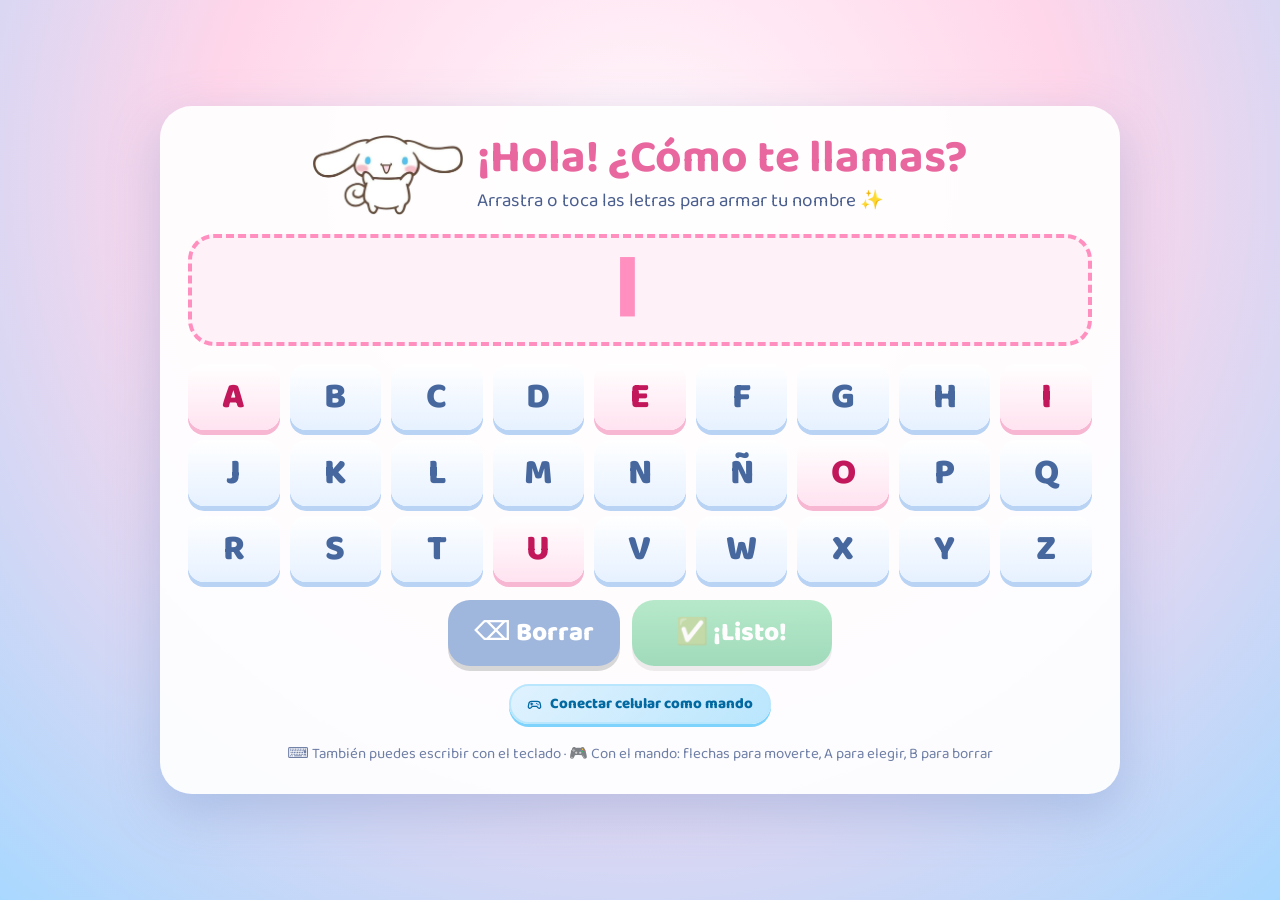
<file: index.html>
<!DOCTYPE html>
<html lang="es">
<head>
  <meta charset="UTF-8" />
  <meta name="viewport" content="width=device-width, initial-scale=1, maximum-scale=1, user-scalable=no, viewport-fit=cover" />
  <meta name="theme-color" content="#9fd3ff" />
  <meta name="apple-mobile-web-app-capable" content="yes" />
  <title>Cinnamoroll & Amigos · Suite de Juegos</title>
  <link rel="preconnect" href="https://fonts.googleapis.com" />
  <link rel="preconnect" href="https://fonts.gstatic.com" crossorigin />
  <link rel="preload" as="style" href="https://fonts.googleapis.com/css2?family=Baloo+2:wght@600;700;800&display=swap" />
  <link rel="stylesheet" href="https://fonts.googleapis.com/css2?family=Baloo+2:wght@600;700;800&display=swap" media="print" onload="this.media='all'" />
  <noscript>
    <link rel="stylesheet" href="https://fonts.googleapis.com/css2?family=Baloo+2:wght@600;700;800&display=swap" />
  </noscript>
  <link rel="stylesheet" href="styles.css?v=44" />
  <link rel="stylesheet" href="visual.css?v=44" />
</head>
<body>
  <!-- PANTALLA DE CARGA INSTANTÁNEA (Splash Pastel) -->
  <div id="appPreloader" class="app-preloader" aria-hidden="true">
    <div class="preloader-content">
      <img class="preloader-mascot" src="cinnamoroll_sprite.png" alt="" width="150" height="80" />
      <div class="preloader-title">Cinnamoroll Land</div>
      <div class="preloader-bar"><div class="preloader-bar-fill"></div></div>
      <div class="preloader-sub">¡Preparando dulces para ti!</div>
    </div>
  </div>
  <!-- Nombre del jugador: se pide una vez por visita y lo usan todos los juegos -->
  <script src="js/icons.js?v=44"></script>
  <script src="js/player-name.js?v=44"></script>

  <!-- BARRA DE NAVEGACIÓN UNIVERSAL -->
  <header id="globalTopBar">
    <button id="globalBtnHome" class="top-nav-btn hidden" title="Volver al Menú Principal" aria-label="Inicio">
      <span class="btn-icon ci" data-icon="home"></span>
      <span class="btn-text">Inicio</span>
    </button>
    <div class="top-brand"><img class="top-brand-img" src="cinnamoroll_sprite.png" alt="" width="44" height="24" />Cinnamoroll Land</div>
    <div class="top-right-actions">
      <div id="globalInputModeBadge" class="input-mode-badge mode-touch" title="Coordinador automático Touch vs Mando Inalámbrico">
        <span id="inputModeIcon" class="ci" data-icon="touch"></span> <span id="inputModeText">Touch Activo</span>
      </div>
      <button id="globalBtnPassport" class="top-nav-btn passport-btn" title="Pasaporte Mágico y Álbum de Stickers" aria-label="Pasaporte de Stickers">
        <span class="btn-icon ci" data-icon="medal"></span>
        <span id="passportBadgeText" class="btn-text">Stickers</span>
      </button>
      <button id="globalBtnFullscreen" class="top-nav-btn fullscreen-btn" title="Pantalla Completa" aria-label="Pantalla Completa">
        <span id="fullscreenIcon" class="btn-icon ci" data-icon="expand"></span>
        <span class="btn-text">Pantalla</span>
      </button>
      <button id="globalBtnGamepad" class="top-nav-btn gamepad-btn" title="Conectar Celular o Mando" aria-label="Mando Inalámbrico">
        <span class="btn-icon ci" data-icon="gamepad"></span>
        <span class="btn-text">Mando</span>
      </button>
      <button id="globalBtnTrack" class="top-nav-btn track-btn hidden" title="Cambiar Melodía" aria-label="Cambiar Melodía">
        <span id="trackIcon" class="btn-icon ci" data-icon="flower"></span>
        <span id="trackName" class="btn-text">Nubes</span>
      </button>
      <button id="globalBtnMusic" class="top-nav-btn music-btn" title="Música relajante de caja de música" aria-label="Música">
        <span id="musicIcon" class="btn-icon ci" data-icon="music-off"></span>
        <span class="btn-text">Música</span>
      </button>
    </div>
  </header>

  <main id="appContainer">
    <!-- PANTALLA 1: HUB CENTRAL (Selector visual de 9 juegos) -->
    <section id="screen-hub" class="screen active">
      <div class="hub-sky" aria-hidden="true">
        <span class="sky-cloud c1"></span><span class="sky-cloud c2"></span><span class="sky-cloud c3"></span><span class="sky-cloud c4"></span>
        <span class="sky-spark s1 ci" data-icon="sparkle" data-fill="#ffffff"></span><span class="sky-spark s2 ci" data-icon="star" data-fill="#fff6b0"></span><span class="sky-spark s3 ci" data-icon="sparkle" data-fill="#ffffff"></span><span class="sky-spark s4 ci" data-icon="star" data-fill="#fff6b0"></span><span class="sky-spark s5 ci" data-icon="sparkle" data-fill="#ffffff"></span>
      </div>
      <div class="hub-header">
        <div class="cinna-mascot-box">
          <img src="cinnamoroll_sprite.png" class="cinna-mascot-img" alt="Cinnamoroll" width="180" height="96" fetchpriority="high" loading="eager" />
        </div>
        <h1>¡El Mundo de Cinnamoroll!</h1>
        <p class="subtitle">¡Toca un juego para empezar!</p>
      </div>

      <div class="game-cards-grid">
        <article role="button" tabindex="0" class="game-card card-avatar" data-game="avatar">
          <div class="card-illustration" data-scene="avatar">
            <canvas class="card-hero-canvas" id="awCardPortrait" width="440" height="220" aria-label="Amigos vestidos"></canvas>
          </div>
          <div class="card-badge"><i class="ci" data-icon="house"></i>Casa</div>
          <h2>Cinnamoroll World</h2>
          <p>Viste a tus amigos y juega en su casita.</p>
          <div class="card-play-tag"><i class="ci" data-icon="play"></i>¡A jugar!</div>
        </article>

        <article role="button" tabindex="0" class="game-card card-flight" data-game="flight">
          <div class="card-illustration" data-scene="flight">
            <img class="card-hero-img" src="assets/cinnamoroll_fly.png" alt="Cinnamoroll" loading="lazy" decoding="async" />
          </div>
          <div class="card-badge"><i class="ci" data-icon="wing"></i>Vuelo</div>
          <h2>¡A Volar!</h2>
          <p>Vuela por las nubes y junta estrellas.</p>
          <div class="card-play-tag"><i class="ci" data-icon="play"></i>¡Jugar!</div>
        </article>

        <article role="button" tabindex="0" class="game-card card-math" data-game="math">
          <div class="card-illustration" data-scene="math">
            <img class="card-hero-img" src="assets/milk_teddy.png" alt="Milk" loading="lazy" decoding="async" />
          </div>
          <div class="card-badge"><i class="ci" data-icon="cupcake"></i>Números</div>
          <h2>Pastelería de Números</h2>
          <p>Cuenta, suma y resta con dulces.</p>
          <div class="card-play-tag"><i class="ci" data-icon="play"></i>¡Contar!</div>
        </article>

        <article role="button" tabindex="0" class="game-card card-coloring" data-game="coloring">
          <div class="card-illustration" data-scene="coloring">
            <img class="card-hero-img" src="assets/chiffon.png" alt="Chiffon" loading="lazy" decoding="async" />
          </div>
          <div class="card-badge"><i class="ci" data-icon="brush"></i>Dibujo</div>
          <h2>Taller de Dibujo</h2>
          <p>Pinta dibujos con crayones y stickers.</p>
          <div class="card-play-tag"><i class="ci" data-icon="play"></i>¡Pintar!</div>
        </article>

        <article role="button" tabindex="0" class="game-card card-memory" data-game="memory">
          <div class="card-illustration" data-scene="memory">
            <img class="card-hero-img" src="assets/pompompurin_hq.png" alt="Pompompurin" loading="lazy" decoding="async" />
          </div>
          <div class="card-badge"><i class="ci" data-icon="cards"></i>Memoria</div>
          <h2>Memorice de Sanrio</h2>
          <p>Encuentra las parejas de amigos.</p>
          <div class="card-play-tag"><i class="ci" data-icon="play"></i>¡Emparejar!</div>
        </article>

        <article role="button" tabindex="0" class="game-card card-platformer" data-game="platformer">
          <div class="card-illustration" data-scene="platformer">
            <img class="card-hero-img" src="cinnamoroll_sprite.png" alt="Cinnamoroll" loading="lazy" decoding="async" />
          </div>
          <div class="card-badge"><i class="ci" data-icon="flag"></i>Aventura</div>
          <h2>Super Cinnamoroll Run</h2>
          <p>Corre, salta y viaja por el mundo.</p>
          <div class="card-play-tag"><i class="ci" data-icon="play"></i>¡Correr!</div>
        </article>

        <article role="button" tabindex="0" class="game-card card-doom" data-game="doom">
          <div class="card-illustration" data-scene="doom">
            <img class="card-hero-img" src="assets/milk_sitting.png" alt="Milk" loading="lazy" decoding="async" />
          </div>
          <div class="card-badge"><i class="ci" data-icon="gift"></i>3D</div>
          <h2>Repartidor de Rollitos 3D</h2>
          <p>Lleva un dulce a cada amigo con hambre.</p>
          <div class="card-play-tag"><i class="ci" data-icon="play"></i>¡Repartir!</div>
        </article>

        <article role="button" tabindex="0" class="game-card card-writing" data-game="writing">
          <div class="card-illustration" data-scene="writing">
            <img class="card-hero-img" src="assets/mocha_hq.png" alt="Mocha" loading="lazy" decoding="async" />
          </div>
          <div class="card-badge"><i class="ci" data-icon="pencil"></i>Escribir</div>
          <h2>Palabras Mágicas</h2>
          <p>Arma palabras y frases con letras.</p>
          <div class="card-play-tag"><i class="ci" data-icon="play"></i>¡Escribir!</div>
        </article>

        <article role="button" tabindex="0" class="game-card card-puzzle" data-game="puzzle">
          <div class="card-illustration" data-scene="puzzle">
            <div class="card-puzzle-frame"><img src="assets/puzzle_milk.png" alt="Milk" loading="lazy" decoding="async" /><span class="card-puzzle-gap"></span></div>
          </div>
          <div class="card-badge"><i class="ci" data-icon="puzzle"></i>Lógica</div>
          <h2>Puzzles de Lógica</h2>
          <p>Arma la imagen pieza por pieza.</p>
          <div class="card-play-tag"><i class="ci" data-icon="play"></i>¡Encajar!</div>
        </article>
      </div>
    </section>

    <!-- PANTALLA 2: JUEGO DE VUELO -->
    <section id="screen-flight" class="screen">
      <canvas id="game"></canvas>

      <div id="hud" class="hidden">
        <div id="score" class="pill"><span class="star-ico">★</span><span id="scoreNum">0</span></div>
        <div id="progress"></div>
      </div>

      <div id="topbtns" class="hidden">
        <button id="btnPause" class="round" aria-label="Pausa">❚❚</button>
      </div>

      <div id="micmeter" class="hidden"><div id="micfill"></div></div>
      <div id="heard" class="hidden"></div>
      <div id="cheer" class="hidden"></div>

      <!-- Controles táctiles integrados para volar (subir, bajar, pirueta y saludo) -->
      <div id="flightTouchControls" class="flight-touch-controls hidden">
        <div class="flight-dpad-col">
          <button id="btnFlightUp" class="flight-touch-btn btn-flight-up" aria-label="Subir">
            <span class="flight-btn-icon ci" data-icon="up"></span>
            <span class="flight-btn-text">Subir</span>
          </button>
          <button id="btnFlightDown" class="flight-touch-btn btn-flight-down" aria-label="Bajar">
            <span class="flight-btn-icon ci" data-icon="down"></span>
            <span class="flight-btn-text">Bajar</span>
          </button>
        </div>
        <div class="flight-actions-col">
          <button id="btnFlightSpin" class="flight-touch-btn btn-flight-spin" aria-label="Pirueta">
            <span class="flight-btn-icon ci" data-icon="sparkle"></span>
            <span class="flight-btn-text">Giro</span>
          </button>
          <button id="btnFlightHello" class="flight-touch-btn btn-flight-hello" aria-label="Saludo">
            <span class="flight-btn-icon ci" data-icon="heart"></span>
            <span class="flight-btn-text">Hola</span>
          </button>
        </div>
      </div>

      <!-- Menú inicio / pausa del vuelo -->
      <div id="menu" class="overlay">
        <div class="card">
          <canvas id="menuChar"></canvas>
          <h1>Cinnamoroll <span>¡A volar!</span></h1>
          <button id="btnPlay" class="big-btn"><span class="tri">▶</span></button>

          <div class="howto">
            <div class="hint" data-mode="keys">⬆️⬇️<small>teclas o tocar</small></div>
            <div class="hint" data-mode="voice">🗣️<small>“¡arriba!” “¡abajo!”<br>“¡gira!”</small></div>
            <div class="hint" data-mode="mic">🌬️<small>sopla o canta<br>para subir</small></div>
            <div class="hint" data-mode="tilt">📱<small>inclinar</small></div>
          </div>

          <details class="parents">
            <summary>👨‍👩‍👧 Para papás: controles especiales</summary>
            <div class="chips">
              <button class="chip" data-toggle="voice">🗣️ Comandos de voz <i></i></button>
              <button class="chip" data-toggle="mic">🌬️ Soplar / cantar <i></i></button>
              <button class="chip" data-toggle="tilt">📱 Inclinar (giroscopio) <i></i></button>
              <button class="chip" data-toggle="sound">🔊 Efectos <i></i></button>
              <button class="chip" data-toggle="invertTilt">↕️ Invertir inclinación <i></i></button>
            </div>
            <p id="status" class="status"></p>
          </details>
        </div>
      </div>
    </section>

    <!-- PANTALLA 3: PASTELERÍA DE NÚMEROS -->
    <section id="screen-math" class="screen">
      <div id="math-mount"></div>
    </section>

    <!-- PANTALLA 4: TALLER DE DIBUJO -->
    <section id="screen-coloring" class="screen">
      <div id="coloring-mount"></div>
    </section>

    <!-- PANTALLA 5: MEMORICE DE SANRIO -->
    <section id="screen-memory" class="screen">
      <div id="memory-mount"></div>
    </section>

    <!-- PANTALLA 6: SUPER CINNAMOROLL RUN -->
    <section id="screen-platformer" class="screen">
      <div id="platformer-mount"></div>
    </section>

    <!-- PANTALLA 7: REPARTIDOR DE ROLLITOS 3D -->
    <section id="screen-doom" class="screen">
      <div id="doom-mount"></div>
    </section>

    <!-- PANTALLA 8: PALABRAS MÁGICAS (ESCRITURA WALDORF) -->
    <section id="screen-writing" class="screen">
      <div id="writing-mount"></div>
    </section>

    <!-- PANTALLA 9: PUZZLES DE LÓGICA Y FORMAS -->
    <section id="screen-puzzle" class="screen">
      <div id="puzzle-mount"></div>
    </section>

    <!-- PANTALLA 10: CINNAMOROLL WORLD · CASA DE SUEÑOS (AVATAR WORLD) -->
    <section id="screen-avatar" class="screen">
      <div id="avatar-mount"></div>
    </section>
  </main>

  <!-- MODAL DE CONEXIÓN DE MANDO / CELULAR -->
  <div id="gamepadModal" class="cinna-modal-overlay hidden" aria-hidden="true">
    <div class="cinna-modal-card">
      <button id="btnCloseGamepadModal" class="modal-close-btn" aria-label="Cerrar">✕</button>
      <div class="modal-header">
        <span class="modal-icon ci" data-icon="phone"></span>
        <h2>¡Conecta tu Celular como Mando!</h2>
      </div>
      <p class="modal-desc">
        Escanea este código con la cámara de tu celular para jugar a distancia como en una consola.
      </p>
      <div class="qr-container-box">
        <div id="gamepadQrCode" class="qr-code-canvas"></div>
        <div class="room-code-tag">
          Código de Sala: <strong id="gamepadRoomDisplay">----</strong>
        </div>
      </div>
      <div id="gamepadConnStatus" class="gamepad-status-pill">
        Esperando celular (de 1 a 3 jugadores)...
      </div>
      <div class="physical-gamepad-hint">
        <strong>¡Hasta 3 jugadores a la vez!</strong> Conecta hasta 3 celulares escaneando el QR o hasta 3 mandos Bluetooth (Joy-Con, Xbox, PlayStation, 8BitDo).
      </div>
    </div>
  </div>

  <!-- MÓDULOS DE LA SUITE -->
  <script src="js/peerjs.min.js"></script>
  <script src="js/qrcode.min.js"></script>
  <script src="js/audio.js?v=44"></script>
  <script src="js/fx.js?v=44"></script>
  <script src="js/input.js?v=44"></script>
  <script src="js/controller-bridge.js?v=44"></script>
  <script src="js/character.js?v=44"></script>
  <script src="js/game.js?v=44"></script>
  <script src="js/math-progress.js?v=44"></script>
  <script src="js/math.js?v=44"></script>
  <script src="js/coloring.js?v=44"></script>
  <script src="js/memory.js?v=44"></script>
  <script src="js/platformer.js?v=44"></script>
  <script src="js/doom.js?v=44"></script>
  <script src="js/writing.js?v=44"></script>
  <script src="js/puzzle.js?v=44"></script>
  <script src="js/avatar-world.js?v=44"></script>
  <script src="js/hub-art.js?v=44"></script>
  <script src="js/hub.js?v=44"></script>
  <script src="js/passport.js?v=44"></script>
</body>
</html>
</file>
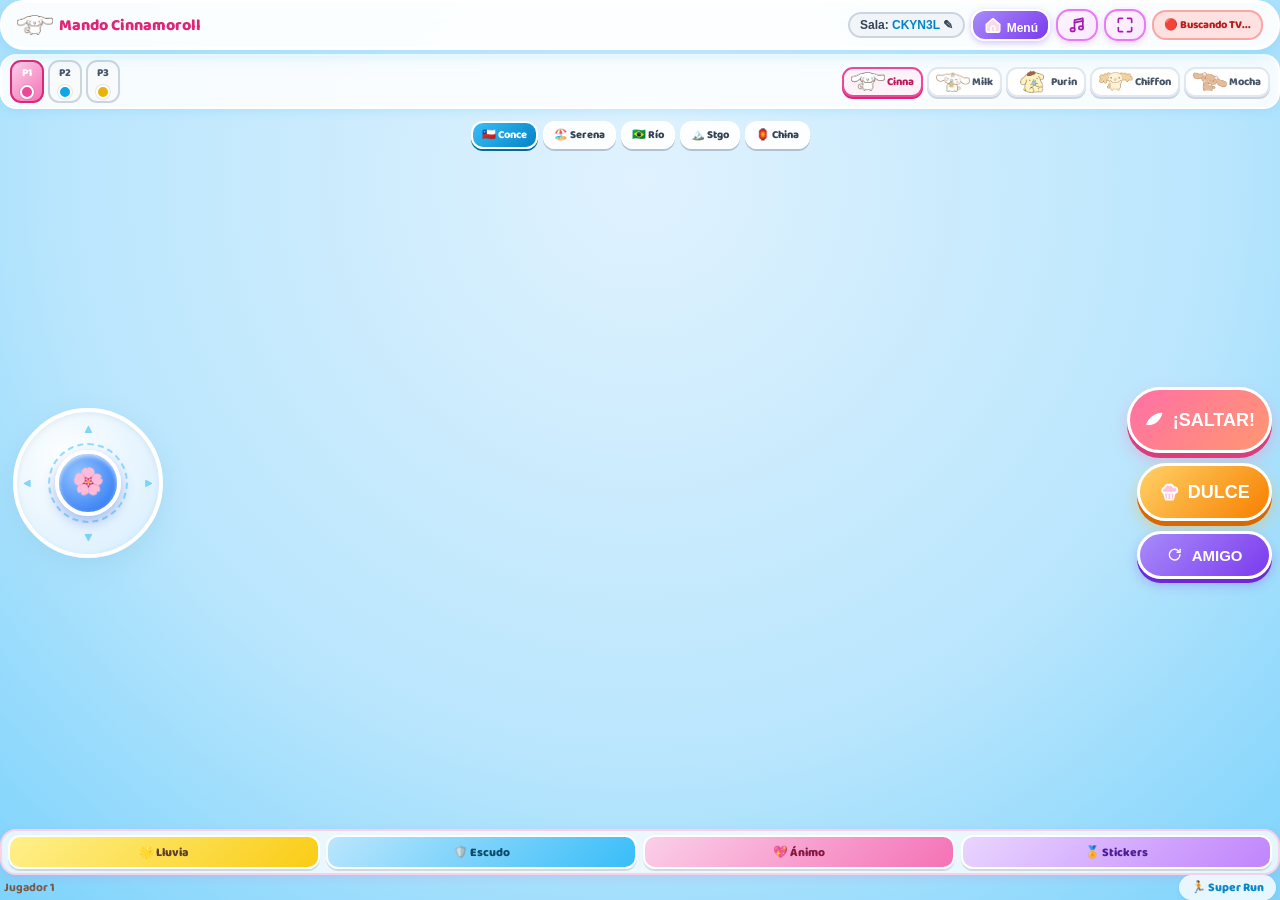
<file: controller.html>
<!DOCTYPE html>
<html lang="es">
<head>
  <meta charset="UTF-8" />
  <meta name="viewport" content="width=device-width, initial-scale=1.0, maximum-scale=1.0, user-scalable=no, viewport-fit=cover" />
  <meta name="apple-mobile-web-app-capable" content="yes" />
  <meta name="apple-mobile-web-app-status-bar-style" content="black-translucent" />
  <meta name="theme-color" content="#b3e5fc" />
  <title>Mando Cinnamoroll · Cinnamoroll Land</title>
  <link rel="preconnect" href="https://fonts.googleapis.com" />
  <link rel="preconnect" href="https://fonts.gstatic.com" crossorigin />
  <link href="https://fonts.googleapis.com/css2?family=Baloo+2:wght@600;700;800&family=Nunito:wght@700;800;900&display=swap" rel="stylesheet" />
  <style>
    * {
      box-sizing: border-box;
      margin: 0; padding: 0;
      user-select: none;
      -webkit-user-select: none;
      -webkit-touch-callout: none;
      -webkit-tap-highlight-color: transparent;
    }
    html, body {
      width: 100%; height: 100%;
      overflow: hidden;
      background: radial-gradient(circle at 50% 20%, #e0f2fe 0%, #bae6fd 60%, #7dd3fc 100%);
      font-family: "Baloo 2", "Nunito", system-ui, sans-serif;
      touch-action: none;
    }
    .controller-container {
      width: 100%; height: 100%;
      display: flex; flex-direction: column;
      justify-content: space-between;
      padding: env(safe-area-inset-top, 8px) env(safe-area-inset-right, 12px) env(safe-area-inset-bottom, 8px) env(safe-area-inset-left, 12px);
    }

    /* Header */
    .controller-header {
      display: flex; justify-content: space-between; align-items: center;
      background: rgba(255, 255, 255, 0.92);
      border: 3px solid #ffffff; border-radius: 24px;
      padding: 6px 14px;
      box-shadow: 0 4px 16px rgba(56, 189, 248, 0.25);
      backdrop-filter: blur(8px);
      z-index: 10;
    }
    .brand-title {
      font-size: 16px; font-weight: 800; color: #db2777;
      display: flex; align-items: center; gap: 6px;
    }
    .header-actions {
      display: flex; align-items: center; gap: 6px;
    }
    .room-badge-btn {
      background: #f1f5f9; border: 2px solid #cbd5e1; border-radius: 14px;
      padding: 4px 10px; font-size: 12px; font-weight: 800; color: #334155;
      cursor: pointer;
    }
    .room-badge-btn strong { color: #0284c7; }
    .btn-nav-home {
      background: linear-gradient(135deg, #a78bfa 0%, #7c3aed 100%);
      border: 2px solid #ffffff; border-radius: 14px;
      padding: 4px 10px; font-size: 12px; font-weight: 800; color: #ffffff;
      box-shadow: 0 2px 6px rgba(124, 58, 237, 0.3);
      cursor: pointer;
    }
    .btn-nav-home:active { transform: scale(0.95); }
    .btn-nav-fullscreen {
      background: linear-gradient(135deg, #fdf4ff 0%, #fae8ff 100%);
      border: 2px solid #e879f9; border-radius: 14px;
      padding: 4px 9px; font-size: 13px; font-weight: 800; color: #a21caf;
      box-shadow: 0 2px 6px rgba(162, 28, 175, 0.2);
      cursor: pointer; display: flex; align-items: center; justify-content: center;
      transition: transform 0.1s;
    }
    .btn-nav-fullscreen:active { transform: scale(0.95); }
    .btn-nav-fullscreen.active-fullscreen {
      background: linear-gradient(135deg, #dcfce7 0%, #bbf7d0 100%);
      border-color: #86efac; color: #15803d;
      box-shadow: 0 2px 6px rgba(22, 101, 52, 0.2);
    }
    .status-badge {
      font-size: 11px; font-weight: 800; border-radius: 14px;
      padding: 4px 10px; display: flex; align-items: center; gap: 4px;
      cursor: pointer;
    }
    .status-badge.connected {
      background: #dcfce7; color: #15803d; border: 2px solid #86efac;
    }
    .status-badge.connecting {
      background: #fef9c3; color: #854d0e; border: 2px solid #fde047;
    }

    @media (max-width: 520px) {
      .controller-header { padding: 4px 8px; border-radius: 18px; }
      .brand-title { font-size: 13px; }
      .brand-title .brand-long-name { display: none; }
      .header-actions { gap: 4px; }
      .room-badge-btn { padding: 3px 6px; font-size: 11px; }
      .btn-nav-home { padding: 3px 7px; font-size: 11px; }
      .btn-nav-fullscreen { padding: 3px 8px; font-size: 13px; }
      .status-badge { padding: 3px 7px; font-size: 10px; }
    }
    .status-badge.disconnected {
      background: #fee2e2; color: #b91c1c; border: 2px solid #fca5a5;
    }

    /* Escenario Dinámico */
    .gamepad-dynamic-stage {
      flex: 1;
      position: relative;
      width: 100%;
      margin: 8px 0;
      display: flex; justify-content: center; align-items: center;
      overflow: hidden;
    }

    /* 1. MODO ACCIÓN (Joystick + Botones) */
    .layout-action {
      width: 100%; height: 100%;
      display: flex; justify-content: space-between; align-items: center;
      padding: 0 10px;
    }
    .joystick-zone {
      width: 160px; height: 160px;
      position: relative;
      display: flex; justify-content: center; align-items: center;
      touch-action: none;
    }
    .joystick-base {
      width: 150px; height: 150px;
      border-radius: 50%;
      background: radial-gradient(circle at 35% 35%, #ffffff 0%, #e0f2fe 70%, #bae6fd 100%);
      border: 4px solid #ffffff;
      box-shadow: 0 8px 24px rgba(142, 202, 230, 0.45), inset 0 2px 6px rgba(0,0,0,0.06);
      position: relative;
      display: flex; justify-content: center; align-items: center;
    }
    .joystick-guide-ring {
      width: 80px; height: 80px;
      border-radius: 50%;
      border: 2px dashed rgba(56, 189, 248, 0.5);
      position: absolute; pointer-events: none;
    }
    .joystick-arrows-hint {
      position: absolute; inset: 6px;
      pointer-events: none; display: flex;
      justify-content: space-between; align-items: center;
      font-size: 14px; color: #38bdf8; opacity: 0.6;
    }
    .joystick-arrows-hint.vertical { flex-direction: column; }
    .joystick-knob {
      width: 66px; height: 66px;
      border-radius: 50%;
      background: radial-gradient(circle at 35% 35%, #93c5fd 0%, #3b82f6 75%, #1d4ed8 100%);
      border: 4px solid #ffffff;
      box-shadow: 0 6px 14px rgba(29, 78, 216, 0.35), inset 0 2px 4px rgba(255,255,255,0.7);
      display: flex; justify-content: center; align-items: center;
      font-size: 26px; color: #ffffff;
      position: absolute;
      transform: translate(0px, 0px);
      pointer-events: none;
      will-change: transform;
    }
    .joystick-knob.active {
      box-shadow: 0 2px 6px rgba(29, 78, 216, 0.5), inset 0 1px 3px rgba(255,255,255,0.9);
      background: radial-gradient(circle at 35% 35%, #60a5fa 0%, #2563eb 80%, #1e40af 100%);
    }

    /* Botones de acción */
    .action-buttons-cluster {
      display: flex; flex-direction: column;
      gap: 10px; align-items: flex-end;
    }
    .btn-action-hero {
      width: 145px; height: 66px;
      border-radius: 33px; border: 3.5px solid #ffffff;
      display: flex; align-items: center; justify-content: center;
      gap: 8px; font-size: 18px; font-weight: 800; color: #ffffff;
      cursor: pointer; touch-action: none;
      transition: transform 0.06s;
    }
    .btn-action-hero:active, .btn-action-hero.pressed {
      transform: scale(0.93) translateY(3px);
    }
    .btn-jump-action {
      background: linear-gradient(135deg, #ff70a6 0%, #ff9770 100%);
      box-shadow: 0 5px 0 #db3e7c, 0 8px 16px rgba(255, 112, 166, 0.35);
    }
    .btn-jump-action:active, .btn-jump-action.pressed {
      box-shadow: 0 1px 0 #db3e7c;
    }
    .btn-treat-action {
      background: linear-gradient(135deg, #ffd166 0%, #f77f00 100%);
      box-shadow: 0 5px 0 #d96800, 0 8px 16px rgba(255, 170, 0, 0.35);
      width: 135px; height: 58px;
    }
    .btn-treat-action:active, .btn-treat-action.pressed {
      box-shadow: 0 1px 0 #d96800;
    }
    .btn-switch-hero-action {
      background: linear-gradient(135deg, #a78bfa 0%, #7c3aed 100%);
      box-shadow: 0 4px 0 #6d28d9, 0 6px 12px rgba(124, 58, 237, 0.3);
      width: 135px; height: 48px; font-size: 15px;
    }
    .btn-switch-hero-action:active, .btn-switch-hero-action.pressed {
      box-shadow: 0 1px 0 #6d28d9;
    }

    /* 2. MODO MATEMÁTICAS */
    .layout-math {
      width: 100%; height: 100%;
      display: flex; flex-direction: column;
      justify-content: space-around; align-items: center;
      gap: 8px;
    }
    .math-companion-header {
      background: rgba(255, 255, 255, 0.95);
      border: 3px solid #ffb6d2; border-radius: 20px;
      padding: 6px 18px; text-align: center;
      box-shadow: 0 4px 12px rgba(232, 103, 159, 0.2);
      width: 100%; max-width: 380px;
    }
    .math-companion-q {
      font-size: 18px; font-weight: 800; color: #5d4037;
    }
    .math-companion-hint {
      font-size: 12px; font-weight: 700; color: #db2777;
    }
    .math-companion-grid {
      display: flex; gap: 14px; justify-content: center;
      width: 100%; max-width: 420px;
    }
    .btn-math-remote {
      flex: 1; max-width: 110px; height: 96px;
      background: #ffffff; border: 4px solid #b3e5fc; border-radius: 24px;
      display: flex; flex-direction: column; align-items: center; justify-content: center;
      cursor: pointer; touch-action: none;
      box-shadow: 0 6px 0 #81d4fa, 0 8px 16px rgba(129, 212, 250, 0.3);
      transition: transform 0.08s, background-color 0.15s, border-color 0.15s;
    }
    .btn-math-remote:active, .btn-math-remote.pressed {
      transform: scale(0.93) translateY(4px);
      box-shadow: 0 1px 0 #81d4fa;
      background: #e0f2fe;
    }
    .math-remote-num {
      font-size: 40px; font-weight: 800; color: #0288d1; line-height: 1;
    }
    .math-remote-icon {
      font-size: 16px; margin-top: 2px;
    }

    /* 3. MODO HUB */
    .layout-hub {
      width: 100%; height: 100%;
      display: flex; flex-direction: column; justify-content: center; align-items: center;
      gap: 10px;
    }
    .hub-companion-title {
      font-size: 16px; font-weight: 800; color: #47689e; text-align: center;
    }
    .hub-companion-grid {
      display: grid; grid-template-columns: repeat(4, 1fr);
      gap: 8px; width: 100%; max-width: 440px;
    }
    .btn-hub-remote {
      background: #ffffff; border: 2.5px solid #cbd5e1; border-radius: 16px;
      padding: 8px 4px; display: flex; flex-direction: column; align-items: center; justify-content: center;
      gap: 4px; cursor: pointer; box-shadow: 0 3px 0 #94a3b8;
      transition: transform 0.08s;
    }
    .btn-hub-remote:active {
      transform: translateY(2px); box-shadow: 0 1px 0 #94a3b8;
    }
    .btn-hub-remote { padding: 6px 6px 8px; border: 3px solid #ffffff; border-radius: 20px; box-shadow: 0 4px 0 rgba(107,143,199,0.35), 0 8px 16px rgba(75,95,143,0.12); }
    .btn-hub-remote:active { box-shadow: 0 1px 0 rgba(107,143,199,0.35); }
    .hub-pic {
      position: relative; width: 100%; aspect-ratio: 16 / 10; border-radius: 14px;
      background: radial-gradient(rgba(255,255,255,0.45) 2px, transparent 2.5px) 0 0 / 14px 14px, var(--g);
      display: flex; align-items: flex-end; justify-content: center; overflow: hidden;
    }
    .hub-art { height: 86%; width: auto; max-width: 92%; object-fit: contain; filter: drop-shadow(0 4px 5px rgba(75,95,143,0.22)); }
    .hub-art-photo { height: 78%; margin-bottom: 8%; border-radius: 8px; border: 3px solid #fff; transform: rotate(-4deg); }
    .hub-badge {
      position: absolute; top: 5px; left: 5px; font-size: 18px; color: #5c3d2e;
      background: rgba(255,255,255,0.92); border-radius: 50%; padding: 4px; box-sizing: content-box;
    }
    .btn-hub-remote .hub-lbl { font-size: 15px; font-weight: 800; color: #47689e; line-height: 1.1; }
    .aw-remote-strip { gap: 10px !important; justify-content: center; }
    .aw-remote-btn {
      width: 58px; height: 58px; border-radius: 50%;
      border: 4px solid #ffffff; background: radial-gradient(circle at 35% 30%, #ffffff, #e0f2fe);
      color: #5c3d2e; font-size: 30px; display: flex; align-items: center; justify-content: center;
      box-shadow: 0 4px 0 rgba(107,143,199,0.4); cursor: pointer;
    }
    .aw-remote-btn:active { transform: translateY(3px); box-shadow: 0 1px 0 rgba(107,143,199,0.4); }
    .aw-remote-btn[data-av-custom] { background: radial-gradient(circle at 35% 30%, #ffffff, #ffd0e6); }
    .aw-remote-btn[data-av-decor] { background: radial-gradient(circle at 35% 30%, #ffffff, #ffe7a8); }
    .hero-pick-img { height: 22px; width: 34px; object-fit: contain; vertical-align: middle; }
    .slot-dot { display: block; width: 14px; height: 14px; border-radius: 50%; margin: 3px auto 0; border: 2px solid #fff; box-shadow: 0 0 0 1px rgba(0,0,0,0.08); }
    .btn-player-slot[data-slot="1"] .slot-dot { background: #ec4899; }
    .btn-player-slot[data-slot="2"] .slot-dot { background: #0ea5e9; }
    .btn-player-slot[data-slot="3"] .slot-dot { background: #eab308; }
    .layout-hub { padding: 0 12px; }
    .brand-mascot { width: 36px; height: 20px; object-fit: contain; vertical-align: middle; }
    .btn-action-hero .ci { font-size: 1.15em; }
    .btn-nav-home .ci, .btn-nav-fullscreen .ci { font-size: 20px; vertical-align: -3px; }

    /* 4. MODO MEMORICE */
    .layout-memory {
      width: 100%; height: 100%;
      display: flex; flex-direction: column; justify-content: space-around; align-items: center;
      gap: 8px;
    }
    .memory-companion-header {
      background: rgba(255, 255, 255, 0.95);
      border: 3px solid #fbcfe8; border-radius: 18px;
      padding: 4px 16px; text-align: center;
      font-size: 14px; font-weight: 800; color: #db2777;
    }
    .memory-remote-grid {
      display: grid; grid-template-columns: repeat(4, 1fr);
      gap: 8px; width: 100%; max-width: 420px;
    }
    .btn-memory-card {
      background: linear-gradient(135deg, #ffffff 0%, #fdf2f8 100%);
      border: 3px solid #f472b6; border-radius: 16px;
      height: 64px; display: flex; flex-direction: column;
      align-items: center; justify-content: center;
      box-shadow: 0 4px 0 #ec4899; cursor: pointer;
      font-size: 18px; font-weight: 800; color: #db2777;
      transition: transform 0.08s;
    }
    .btn-memory-card:active {
      transform: translateY(3px); box-shadow: 0 1px 0 #ec4899;
      background: #fce7f3;
    }
    .btn-memory-restart {
      background: linear-gradient(135deg, #38bdf8 0%, #0284c7 100%);
      border: 2px solid #ffffff; border-radius: 16px;
      padding: 8px 20px; font-size: 14px; font-weight: 800; color: #ffffff;
      box-shadow: 0 3px 0 #0369a1; cursor: pointer;
    }

    /* 5. MODO PUZZLE & DIBUJO & ESCRITURA */
    .layout-panel-actions {
      width: 100%; height: 100%;
      display: flex; flex-direction: column; justify-content: center; align-items: center;
      gap: 12px;
    }
    .panel-companion-header {
      background: rgba(255, 255, 255, 0.95);
      border: 3px solid #e2e8f0; border-radius: 18px;
      padding: 6px 18px; font-size: 15px; font-weight: 800; color: #475569;
      text-align: center; max-width: 380px; width: 100%;
    }
    .panel-buttons-col {
      display: flex; flex-direction: column; gap: 10px;
      width: 100%; max-width: 360px;
    }
    .btn-panel-action {
      height: 58px; border-radius: 20px; border: 3px solid #ffffff;
      display: flex; align-items: center; justify-content: center;
      gap: 8px; font-size: 17px; font-weight: 800; color: #ffffff;
      cursor: pointer; box-shadow: 0 4px 12px rgba(0,0,0,0.15);
      transition: transform 0.08s;
    }
    .btn-panel-action:active { transform: translateY(3px); }
    .btn-panel-primary {
      background: linear-gradient(135deg, #f472b6 0%, #ec4899 100%);
      box-shadow: 0 4px 0 #be185d;
    }
    .btn-panel-secondary {
      background: linear-gradient(135deg, #38bdf8 0%, #0284c7 100%);
      box-shadow: 0 4px 0 #0369a1;
    }
    .btn-panel-amber {
      background: linear-gradient(135deg, #fbbf24 0%, #f59e0b 100%);
      box-shadow: 0 4px 0 #b45309;
    }

    /* Paleta de colores para Dibujo */
    .color-chips-row {
      display: grid; grid-template-columns: repeat(5, 1fr);
      gap: 8px; width: 100%; max-width: 360px;
    }
    .color-chip-btn {
      height: 48px; border-radius: 14px; border: 3px solid #ffffff;
      box-shadow: 0 4px 0 rgba(0,0,0,0.18); cursor: pointer;
      display: flex; align-items: center; justify-content: center;
      font-size: 18px; transition: transform 0.08s;
    }
    .color-chip-btn:active { transform: translateY(2px); box-shadow: 0 1px 0 rgba(0,0,0,0.18); }

    .color-tools-row {
      display: flex; gap: 8px; justify-content: center; width: 100%; max-width: 360px; margin-top: 4px;
    }
    .btn-color-tool {
      flex: 1; height: 42px; border-radius: 14px; border: 2.5px solid #ffffff;
      background: #ffffff; color: #475569; font-size: 13px; font-weight: 800;
      display: flex; align-items: center; justify-content: center; gap: 4px;
      cursor: pointer; box-shadow: 0 3px 0 #cbd5e1; transition: transform 0.08s;
    }
    .btn-color-tool:active { transform: translateY(2px); box-shadow: 0 1px 0 #cbd5e1; }
    .btn-color-tool.active {
      background: #fdf2f8; border-color: #ec4899; color: #db2777; box-shadow: 0 3px 0 #be185d;
    }
    .panel-btn-row {
      display: flex; gap: 8px; width: 100%;
    }
    .panel-btn-row .btn-panel-action {
      flex: 1; height: 50px; font-size: 15px;
    }

    /* Modal de Código de Sala */
    .room-modal-backdrop {
      position: fixed; inset: 0; background: rgba(15, 23, 42, 0.75);
      backdrop-filter: blur(6px); z-index: 100;
      display: flex; align-items: center; justify-content: center;
      padding: 16px;
    }
    .room-modal-card {
      background: #ffffff; border-radius: 28px; border: 4px solid #bae6fd;
      padding: 24px 20px; width: 100%; max-width: 340px; text-align: center;
      box-shadow: 0 16px 36px rgba(14, 165, 233, 0.25);
    }
    .room-modal-title { font-size: 20px; font-weight: 800; color: #0284c7; margin-bottom: 6px; }
    .room-modal-desc { font-size: 13px; font-weight: 700; color: #64748b; margin-bottom: 16px; }
    .room-modal-input {
      width: 100%; height: 56px; border-radius: 18px; border: 3px solid #38bdf8;
      font-size: 28px; font-weight: 900; text-align: center; letter-spacing: 6px;
      color: #0284c7; text-transform: uppercase; margin-bottom: 16px;
      outline: none; font-family: inherit;
    }
    .room-modal-input:focus { border-color: #ec4899; }
    .btn-room-modal-connect {
      width: 100%; height: 52px; border-radius: 22px; border: 3px solid #ffffff;
      background: linear-gradient(135deg, #38bdf8 0%, #0284c7 100%);
      color: #ffffff; font-size: 17px; font-weight: 800; cursor: pointer;
      box-shadow: 0 4px 0 #0369a1;
    }
    .btn-room-modal-connect:active { transform: translateY(2px); box-shadow: 0 2px 0 #0369a1; }

    /* Footer */
    .controller-footer {
      display: flex; justify-content: space-between; align-items: center;
      font-size: 12px; font-weight: 700; color: #7a523a;
      opacity: 0.95; padding: 0 4px;
    }
    .footer-game-label {
      background: rgba(255, 255, 255, 0.85); border-radius: 999px;
      padding: 3px 12px; font-weight: 800; color: #0284c7;
      box-shadow: 0 2px 6px rgba(0,0,0,0.06);
    }

    /* Barra de Ayuda Cooperativa Asimétrica (TV + Celular) */
    .coop-power-bar {
      display: flex;
      align-items: center;
      justify-content: center;
      gap: 6px;
      padding: 4px 6px;
      background: rgba(255, 255, 255, 0.78);
      border: 2px solid #fbcfe8;
      border-radius: 16px;
      box-shadow: 0 3px 10px rgba(236, 72, 153, 0.12);
    }
    .btn-coop-power {
      flex: 1;
      height: 34px;
      border-radius: 12px;
      border: 2px solid #ffffff;
      font-family: inherit;
      font-size: 12px;
      font-weight: 800;
      color: #5c3d2e;
      cursor: pointer;
      display: flex;
      align-items: center;
      justify-content: center;
      gap: 4px;
      box-shadow: 0 2px 0 rgba(0,0,0,0.12);
      transition: transform 0.12s;
    }
    .btn-coop-power:active {
      transform: scale(0.94);
    }
    .btn-coop-stars { background: linear-gradient(135deg, #fef08a 0%, #facc15 100%); }
    .btn-coop-shield { background: linear-gradient(135deg, #bae6fd 0%, #38bdf8 100%); color: #0c4a6e; }
    .btn-coop-cheer { background: linear-gradient(135deg, #fbcfe8 0%, #f472b6 100%); color: #831843; }
    .btn-coop-passport { background: linear-gradient(135deg, #e9d5ff 0%, #c084fc 100%); color: #4c1d95; }

    /* Barra Superior Multijugador (P1 / P2 / P3) y Selector Directo de Personajes */
    .multiplayer-top-strip {
      display: flex;
      align-items: center;
      justify-content: space-between;
      gap: 6px;
      padding: 4px 8px;
      margin-top: 4px;
      background: rgba(255, 255, 255, 0.88);
      border: 2px solid #ffffff;
      border-radius: 16px;
      box-shadow: 0 3px 10px rgba(56, 189, 248, 0.16);
      z-index: 9;
    }
    .player-slot-group, .hero-quick-group {
      display: flex;
      align-items: center;
      gap: 4px;
    }
    .btn-player-slot {
      border: 2px solid #cbd5e1;
      background: #f8fafc;
      color: #475569;
      border-radius: 11px;
      padding: 2px 8px;
      font-family: inherit;
      font-size: 11px;
      font-weight: 900;
      cursor: pointer;
      transition: transform 0.08s, background 0.15s;
    }
    .btn-player-slot.active[data-slot="1"] {
      background: linear-gradient(135deg, #fbcfe8 0%, #f472b6 100%);
      border-color: #db2777;
      color: #ffffff;
    }
    .btn-player-slot.active[data-slot="2"] {
      background: linear-gradient(135deg, #bae6fd 0%, #0284c7 100%);
      border-color: #0369a1;
      color: #ffffff;
    }
    .btn-player-slot.active[data-slot="3"] {
      background: linear-gradient(135deg, #fef08a 0%, #eab308 100%);
      border-color: #a16207;
      color: #422006;
    }
    .btn-hero-pick {
      border: 2px solid #e2e8f0;
      background: #ffffff;
      border-radius: 11px;
      padding: 2px 7px;
      font-family: inherit;
      font-size: 11px;
      font-weight: 800;
      color: #475569;
      cursor: pointer;
      display: flex;
      align-items: center;
      gap: 2px;
      box-shadow: 0 2px 0 #cbd5e1;
    }
    .btn-hero-pick.active {
      background: #fdf2f8;
      border-color: #ec4899;
      color: #be185d;
      box-shadow: 0 2px 0 #db2777;
    }
    .btn-hero-pick:active, .btn-player-slot:active {
      transform: scale(0.93);
    }

    /* Píldoras compactas para Ciudades, Modos, Niveles y Piezas */
    .remote-mini-pills {
      display: flex;
      flex-wrap: wrap;
      justify-content: center;
      gap: 5px;
      width: 100%;
      max-width: 440px;
    }
    .btn-mini-pill {
      border: 2px solid #ffffff;
      background: rgba(255, 255, 255, 0.92);
      color: #334155;
      border-radius: 12px;
      padding: 3px 9px;
      font-family: inherit;
      font-size: 11px;
      font-weight: 800;
      cursor: pointer;
      box-shadow: 0 2px 0 rgba(148, 163, 184, 0.6);
      transition: transform 0.08s;
    }
    .btn-mini-pill.active {
      background: linear-gradient(135deg, #38bdf8 0%, #0284c7 100%);
      color: #ffffff;
      box-shadow: 0 2px 0 #0369a1;
    }
    .btn-mini-pill:active {
      transform: translateY(1px) scale(0.95);
    }

    /* Touchpad Remoto para Pintar y Trazar en la TV */
    .remote-touchpad-surface {
      width: 100%;
      max-width: 380px;
      height: 112px;
      background: linear-gradient(180deg, #ffffff 0%, #f8fafc 100%);
      border: 3px dashed #38bdf8;
      border-radius: 18px;
      position: relative;
      display: flex;
      align-items: center;
      justify-content: center;
      overflow: hidden;
      touch-action: none;
      box-shadow: inset 0 2px 8px rgba(56, 189, 248, 0.15);
      cursor: crosshair;
    }
    .remote-touchpad-hint {
      font-size: 12px;
      font-weight: 800;
      color: #64748b;
      pointer-events: none;
      text-align: center;
      padding: 0 10px;
    }
    .remote-touchpad-dot {
      width: 18px;
      height: 18px;
      border-radius: 50%;
      background: #ec4899;
      border: 2.5px solid #ffffff;
      box-shadow: 0 2px 6px rgba(236, 72, 153, 0.5);
      position: absolute;
      pointer-events: none;
      transform: translate(-50%, -50%);
      display: none;
    }

    /* Teclado compacto A-Z para Palabras Mágicas */
    .remote-az-grid {
      display: grid;
      grid-template-columns: repeat(9, 1fr);
      gap: 3px;
      width: 100%;
      max-width: 410px;
    }
    .btn-az-key {
      height: 28px;
      border-radius: 8px;
      border: 1.5px solid #cbd5e1;
      background: #ffffff;
      font-family: inherit;
      font-size: 12px;
      font-weight: 900;
      color: #0284c7;
      cursor: pointer;
      box-shadow: 0 2px 0 #94a3b8;
    }
    .btn-az-key:active {
      transform: translateY(1px);
      background: #e0f2fe;
    }

    /* Teclado grande para escribir el nombre del jugador */
    .name-remote-title { font-size: 16px; font-weight: 900; color: #db2777; text-align: center; }
    .name-az-grid .btn-az-key { height: 44px; font-size: 19px; border-radius: 10px; }

    .hidden { display: none !important; }
  </style>
</head>
<body>
  <div class="controller-container">
    <!-- Header Universal -->
    <header class="controller-header">
      <div class="brand-title"><img class="brand-mascot" src="cinnamoroll_sprite.png" alt="" width="36" height="20" /> <span class="brand-long-name">Mando Cinnamoroll</span></div>
      <div class="header-actions">
        <button id="btnRoomBadge" class="room-badge-btn" title="Toca para cambiar código">
          Sala: <strong id="headerRoomText">----</strong> ✎
        </button>
        <button id="btnRemoteHome" class="btn-nav-home" aria-label="Ir al Menú"><i class="ci" data-icon="home"></i> Menú</button>
        <button id="btnRemoteMusic" class="btn-nav-fullscreen" title="Música Sí/No" aria-label="Música"><i class="ci" data-icon="music"></i></button>
        <button id="btnRemoteFullscreen" class="btn-nav-fullscreen" title="Pantalla Completa" aria-label="Pantalla Completa"><i class="ci" data-icon="expand"></i></button>
        <div id="connStatus" class="status-badge connecting" title="Toca para reconectar">🟡 Conectando...</div>
      </div>
    </header>

    <!-- Barra Universal de Jugador (Hasta 3 Players Simultáneos) y Personaje Sanrio -->
    <div class="multiplayer-top-strip" id="playerHeroTopBar">
      <div class="player-slot-group" title="Elige qué jugador eres (1 a 3 Jugadores)">
        <button class="btn-player-slot active" data-slot="1">P1<i class="slot-dot"></i></button>
        <button class="btn-player-slot" data-slot="2">P2<i class="slot-dot"></i></button>
        <button class="btn-player-slot" data-slot="3">P3<i class="slot-dot"></i></button>
      </div>
      <div class="hero-quick-group" id="globalHeroPickerGroup" title="Elige tu personaje en la Tele">
        <button class="btn-hero-pick active" data-hero="cinna"><img class="hero-pick-img" src="cinnamoroll_sprite.png" alt="" /><span>Cinna</span></button>
        <button class="btn-hero-pick" data-hero="milk"><img class="hero-pick-img" src="assets/milk_teddy.png" alt="" /><span>Milk</span></button>
        <button class="btn-hero-pick" data-hero="purin"><img class="hero-pick-img" src="assets/pompompurin.png" alt="" /><span>Purin</span></button>
        <button class="btn-hero-pick" data-hero="chiffon"><img class="hero-pick-img" src="assets/chiffon.png" alt="" /><span>Chiffon</span></button>
        <button class="btn-hero-pick" data-hero="mocha"><img class="hero-pick-img" src="assets/mocha.png" alt="" /><span>Mocha</span></button>
      </div>
    </div>

    <!-- Escenario Dinámico Según el Juego Activo en TV/PC -->
    <main class="gamepad-dynamic-stage" id="gamepadStage">
      <!-- 1. MODO ACCIÓN / RUN / FLIGHT / DOOM / AVATAR WORLD (Palanca Analógica Diagonales + Ciudades / Casa) -->
      <div id="layoutAction" class="layout-action" style="flex-direction: column; justify-content: space-between; padding: 4px 8px;">
        <!-- Selector directo de Ciudad (visible en Super Run) -->
        <div class="remote-mini-pills" id="actionCityStrip">
          <button class="btn-mini-pill active" data-city="0">🇨🇱 Conce</button>
          <button class="btn-mini-pill" data-city="1">🏖️ Serena</button>
          <button class="btn-mini-pill" data-city="2">🇧🇷 Río</button>
          <button class="btn-mini-pill" data-city="3">🏔️ Stgo</button>
          <button class="btn-mini-pill" data-city="4">🏮 China</button>
        </div>

        <!-- Controles remotos de Cinnamoroll World: Casa de Sueños (Habitaciones + Vestidor + Decoración + Luz) -->
        <div class="remote-mini-pills hidden aw-remote-strip" id="avatarActionStrip">
          <button class="aw-remote-btn" id="btnRemoteAvatarMap" aria-label="Mapa de Ciudad"><i class="ci" data-icon="map"></i></button>
          <button class="aw-remote-btn" data-av-step="-1" aria-label="Cuarto anterior"><i class="ci" data-icon="arrow-left"></i></button>
          <button class="aw-remote-btn" data-av-custom="outfit" aria-label="Cambiar ropa"><i class="ci" data-icon="hanger"></i></button>
          <button class="aw-remote-btn" data-av-custom="hat" aria-label="Cambiar gorro"><i class="ci" data-icon="star"></i></button>
          <button class="aw-remote-btn" data-av-custom="glasses" aria-label="Cambiar lentes"><i class="ci" data-icon="eye"></i></button>
          <button class="aw-remote-btn" data-av-custom="prop" aria-label="Cambiar accesorio"><i class="ci" data-icon="wand"></i></button>
          <button class="aw-remote-btn" data-av-custom="expr" aria-label="Cambiar carita"><i class="ci" data-icon="heart"></i></button>
          <button class="aw-remote-btn" data-av-decor="random" aria-label="Sacar un juguete"><i class="ci" data-icon="toybox"></i></button>
          <button class="aw-remote-btn" id="btnRemoteAvatarLight" aria-label="Cambiar luz del día"><i class="ci" data-icon="spark"></i></button>
          <button class="aw-remote-btn" data-av-step="1" aria-label="Cuarto siguiente"><i class="ci" data-icon="arrow-right"></i></button>
        </div>

        <!-- Controles rápidos de altitud para ¡A Volar! (visible en pantalla de vuelo) -->
        <div class="remote-mini-pills hidden" id="flightActionStrip" style="max-width: 440px; gap: 8px;">
          <button class="btn-mini-pill btn-flight-altitude" id="btnRemoteFlightUp" data-btn="up" style="background: #e0f2fe; color: #0288d1; border-color: #7dd3fc; font-weight: 800; font-size: 15px; padding: 6px 18px;">▲ SUBIR ALTO</button>
          <button class="btn-mini-pill btn-flight-altitude" id="btnRemoteFlightDown" data-btn="down" style="background: #e0f2fe; color: #0288d1; border-color: #7dd3fc; font-weight: 800; font-size: 15px; padding: 6px 18px;">▼ BAJAR SUAVE</button>
          <button class="btn-mini-pill" id="btnRemoteFlightSpin" data-btn="jump" style="background: #fdf2f8; color: #db2777; border-color: #f472b6;">✨ Pirueta</button>
        </div>

        <div style="width: 100%; flex: 1; display: flex; justify-content: space-between; align-items: center;">
          <div class="joystick-zone" id="joystickZone">
            <div class="joystick-base" id="joystickBase">
              <div class="joystick-guide-ring"></div>
              <div class="joystick-arrows-hint"><span>◀</span><span>▶</span></div>
              <div class="joystick-arrows-hint vertical"><span>▲</span><span>▼</span></div>
              <div class="joystick-knob" id="joystickKnob">🌸</div>
            </div>
          </div>

          <div class="action-buttons-cluster">
            <button class="btn-action-hero btn-jump-action" id="btnJumpAction" data-btn="jump" aria-label="Saltar">
              <i class="ci" data-icon="wing"></i> <span id="labelJump">¡SALTAR!</span>
            </button>
            <button class="btn-action-hero btn-treat-action" id="btnTreatAction" data-btn="treat" aria-label="Dulce">
              <i class="ci" data-icon="cupcake"></i> <span id="labelTreat">DULCE</span>
            </button>
            <button class="btn-action-hero btn-switch-hero-action" id="btnSwitchHeroAction" aria-label="Cambiar Amigo">
              <i class="ci" data-icon="refresh"></i> <span>AMIGO</span>
            </button>
          </div>
        </div>
      </div>

      <!-- 2. MODO PASTELERÍA DE NÚMEROS (Keypad Inteligente + Edad + Operación + Contar) -->
      <div id="layoutMath" class="layout-math hidden">
        <div class="remote-mini-pills" id="mathConfigStrip">
          <button class="btn-mini-pill active" data-math-tier="5-6">🍼 5-6</button>
          <button class="btn-mini-pill" data-math-tier="6-7">🎒 6-7</button>
          <button class="btn-mini-pill" data-math-tier="7-8">🚀 7-8</button>
          <button class="btn-mini-pill active" data-math-mode="add">➕</button>
          <button class="btn-mini-pill" data-math-mode="sub">➖</button>
          <button class="btn-mini-pill" data-math-mode="mult">✖️</button>
          <button class="btn-mini-pill" data-math-mode="mix">🎲</button>
          <button class="btn-mini-pill" id="btnRemoteMathCount" style="background: #fdf2f8; color: #db2777; border-color: #f472b6;">👆 Contar Dulce</button>
        </div>
        <div class="math-companion-header">
          <div class="math-companion-q" id="mathRemoteQuestion">¿Cuánto es...? 🧁</div>
          <div class="math-companion-hint">👆 Toca el número correcto en tu celular:</div>
        </div>
        <div class="math-companion-grid" id="mathRemoteGrid">
          <!-- Botones de opciones generados dinámicamente -->
        </div>
      </div>

      <!-- 3. MODO HUB (Selector de Juegos a Distancia) -->
      <div id="layoutHub" class="layout-hub hidden">
        <div class="hub-companion-title">Elige un juego para la tele</div>
        <div class="hub-companion-grid" style="grid-template-columns: repeat(3, 1fr);">
          <button class="btn-hub-remote" data-screen="avatar" style="--g:linear-gradient(135deg,#ffe4f1,#e9d5ff)"><span class="hub-pic"><canvas class="hub-art" id="remoteAvatarCard" width="360" height="180"></canvas><i class="ci hub-badge" data-icon="house"></i></span><span class="hub-lbl">Casa</span></button>
          <button class="btn-hub-remote" data-screen="platformer" style="--g:linear-gradient(135deg,#e0fbe9,#8be6ae)"><span class="hub-pic"><img class="hub-art" src="cinnamoroll_sprite.png" alt="" loading="lazy" /><i class="ci hub-badge" data-icon="flag"></i></span><span class="hub-lbl">Run</span></button>
          <button class="btn-hub-remote" data-screen="flight" style="--g:linear-gradient(135deg,#d6ecff,#8ec2ff)"><span class="hub-pic"><img class="hub-art" src="assets/cinnamoroll_fly.png" alt="" loading="lazy" /><i class="ci hub-badge" data-icon="wing"></i></span><span class="hub-lbl">Volar</span></button>
          <button class="btn-hub-remote" data-screen="math" style="--g:linear-gradient(135deg,#ffe9f2,#ffb8d6)"><span class="hub-pic"><img class="hub-art" src="assets/milk_teddy.png" alt="" loading="lazy" /><i class="ci hub-badge" data-icon="cupcake"></i></span><span class="hub-lbl">Números</span></button>
          <button class="btn-hub-remote" data-screen="coloring" style="--g:linear-gradient(135deg,#fff6d1,#ffd76a)"><span class="hub-pic"><img class="hub-art" src="assets/chiffon.png" alt="" loading="lazy" /><i class="ci hub-badge" data-icon="brush"></i></span><span class="hub-lbl">Dibujo</span></button>
          <button class="btn-hub-remote" data-screen="memory" style="--g:linear-gradient(135deg,#ece4ff,#bfa9ff)"><span class="hub-pic"><img class="hub-art" src="assets/pompompurin_hq.png" alt="" loading="lazy" /><i class="ci hub-badge" data-icon="cards"></i></span><span class="hub-lbl">Memoria</span></button>
          <button class="btn-hub-remote" data-screen="doom" style="--g:linear-gradient(135deg,#ffe7d1,#ffb27a)"><span class="hub-pic"><img class="hub-art" src="assets/milk_sitting.png" alt="" loading="lazy" /><i class="ci hub-badge" data-icon="gift"></i></span><span class="hub-lbl">Repartir</span></button>
          <button class="btn-hub-remote" data-screen="writing" style="--g:linear-gradient(135deg,#ffe0ef,#f79ac8)"><span class="hub-pic"><img class="hub-art" src="assets/mocha_hq.png" alt="" loading="lazy" /><i class="ci hub-badge" data-icon="pencil"></i></span><span class="hub-lbl">Palabras</span></button>
          <button class="btn-hub-remote" data-screen="puzzle" style="--g:linear-gradient(135deg,#dcf2ff,#7fcdf5)"><span class="hub-pic"><img class="hub-art hub-art-photo" src="assets/puzzle_milk.png" alt="" loading="lazy" /><i class="ci hub-badge" data-icon="puzzle"></i></span><span class="hub-lbl">Puzzles</span></button>
        </div>
      </div>

      <!-- 4. MODO MEMORICE DE SANRIO (Cartas Táctiles + Selector de Dificultad) -->
      <div id="layoutMemory" class="layout-memory hidden">
        <div class="remote-mini-pills" id="memoryDiffStrip">
          <button class="btn-mini-pill active" data-mem-cards="8">🌸 8 Cartas</button>
          <button class="btn-mini-pill" data-mem-cards="12">🌟 12 Cartas</button>
          <button class="btn-mini-pill" data-mem-cards="16">👑 16 Cartas</button>
          <button class="btn-mini-pill" id="btnMemoryRestart" style="background: #e0f2fe; color: #0369a1;">🔄 Reiniciar</button>
        </div>
        <div class="memory-Remote-wrap" style="width: 100%; display: flex; justify-content: center;">
          <div class="memory-remote-grid" id="memoryRemoteGrid">
            <!-- Generado dinámicamente -->
          </div>
        </div>
      </div>

      <!-- 5. MODO PUZZLE DE SANRIO (Personaje + Cantidad de Piezas + Encajar) -->
      <div id="layoutPuzzle" class="layout-panel-actions hidden" style="gap: 8px;">
        <div class="remote-mini-pills" id="puzzleDiffStrip">
          <button class="btn-mini-pill active" data-puz-pieces="6">🧩 6 Piezas</button>
          <button class="btn-mini-pill" data-puz-pieces="9">🧩 9 Piezas</button>
          <button class="btn-mini-pills btn-mini-pill" data-puz-pieces="12">🧩 12 Piezas</button>
          <button class="btn-mini-pill" data-puz-pieces="16">👑 16 Piezas</button>
        </div>
        <div class="panel-buttons-col" style="gap: 8px;">
          <button class="btn-panel-action btn-panel-primary" id="btnRemotePuzzlePlace" style="height: 56px; font-size: 18px;">
            ✨ ENCAJAR PIEZA ✨
          </button>
          <div class="panel-btn-row">
            <button class="btn-panel-action btn-panel-amber" id="btnRemotePuzzleHint">👁️ Pista Silueta</button>
            <button class="btn-panel-action btn-panel-secondary" id="btnRemotePuzzleNext">🧩 Siguiente</button>
            <button class="btn-panel-action" id="btnRemotePuzzleReset" style="background: #94a3b8; box-shadow: 0 4px 0 #64748b;">🔄 Reiniciar</button>
          </div>
        </div>
      </div>

      <!-- 6. MODO TALLER DE DIBUJO Y PINTURA (Touchpad en Vivo + Láminas + Grosor + Sellos) -->
      <div id="layoutColoring" class="layout-panel-actions hidden" style="gap: 5px;">
        <div class="remote-mini-pills" id="coloringSheetStrip">
          <button class="btn-mini-pill active" data-sheet="cinna">🐶 Cinna</button>
          <button class="btn-mini-pill" data-sheet="milk">🍼 Milk</button>
          <button class="btn-mini-pill" data-sheet="purin">🍮 Purin</button>
          <button class="btn-mini-pill" data-sheet="chiffon">🌸 Chiffon</button>
          <button class="btn-mini-pill" data-sheet="mocha">🎀 Mocha</button>
          <button class="btn-mini-pill" data-bsize="8">• Fino</button>
          <button class="btn-mini-pill active" data-bsize="20">● Medio</button>
          <button class="btn-mini-pill" data-bsize="40">⬤ Grueso</button>
        </div>

        <!-- Touchpad táctil para pintar en la TV desde el sofá -->
        <div class="remote-touchpad-surface" id="remoteColorPad">
          <div class="remote-touchpad-hint">🎨 Desliza tu dedo aquí para pintar o poner sellitos en la Tele ✨</div>
          <div class="remote-touchpad-dot" id="remoteColorDot"></div>
        </div>

        <div class="color-chips-row" id="coloringChipsRow" style="grid-template-columns: repeat(10, 1fr); gap: 4px; max-width: 420px;">
          <!-- Chips de 10 colores oficiales Sanrio -->
        </div>
        <div class="color-tools-row" style="max-width: 420px; gap: 4px; margin-top: 0;">
          <button class="btn-color-tool active" data-tool="crayon">🖍️ Pincel</button>
          <button class="btn-color-tool" data-tool="eraser">🧽 Borrar</button>
          <button class="btn-color-tool" data-tool="stamp">⭐ Sello</button>
          <button class="btn-color-tool" id="btnRemoteColorUndo">↩️ Atrás</button>
          <button class="btn-color-tool" id="btnRemoteColorClear">📄 Limpiar</button>
          <button class="btn-color-tool" id="btnRemoteColorSave">📸 Guardar</button>
        </div>
      </div>

      <!-- 7. MODO PALABRAS MÁGICAS (Modos + Paso Mágico + Teclado A-Z + Touchpad de Trazo) -->
      <div id="layoutName" class="layout-panel-actions hidden" style="gap: 8px;">
        <div class="name-remote-title">✨ ¿Cómo te llamas? Toca tus letras</div>
        <div class="remote-az-grid name-az-grid" id="nameAzGrid"></div>
        <div class="panel-btn-row" style="max-width: 410px; gap: 6px;">
          <button class="btn-panel-action btn-panel-secondary" id="btnNameBack">⌫ Borrar</button>
          <button class="btn-panel-action btn-panel-primary" id="btnNameOk" style="flex: 1.8;">✅ ¡Listo!</button>
        </div>
      </div>

      <div id="layoutWriting" class="layout-panel-actions hidden" style="gap: 5px;">
        <div class="remote-mini-pills" id="writingModeStrip">
          <button class="btn-mini-pill active" data-wmode="words">🍪 Palabras</button>
          <button class="btn-mini-pill" data-wmode="sentences">📖 Frases</button>
          <button class="btn-mini-pill" data-wmode="trace">✍️ Trazar</button>
          <button class="btn-mini-pill" data-wmode="free">🖍️ Pizarra</button>
          <button class="btn-mini-pill active" data-wtier="5-6">5-6</button>
          <button class="btn-mini-pill" data-wtier="6-7">6-7</button>
          <button class="btn-mini-pill" data-wtier="7-8">7-8</button>
        </div>

        <div class="panel-btn-row" style="max-width: 410px; gap: 6px;">
          <button class="btn-panel-action btn-panel-secondary" id="btnRemoteWritingPrev" style="height: 38px; font-size: 13px;">◀ Ant.</button>
          <button class="btn-panel-action btn-panel-primary" id="btnRemoteWritingAutoStep" style="height: 38px; font-size: 13px; flex: 1.8;">✨ Poner Letra / Trazo</button>
          <button class="btn-panel-action btn-panel-amber" id="btnRemoteWritingSpeak" style="height: 38px; font-size: 13px;">🔊 Voz</button>
          <button class="btn-panel-action btn-panel-secondary" id="btnRemoteWritingNext" style="height: 38px; font-size: 13px;">Sig. ▶</button>
          <button class="btn-panel-action" id="btnRemoteWritingClear" style="background: #f43f5e; height: 38px; font-size: 13px; flex: 0.7;">🧽</button>
        </div>

        <!-- Teclado A-Z + Ñ para armar palabras o elegir letra -->
        <div class="remote-az-grid" id="remoteAzGrid"></div>

        <!-- Touchpad para trazar letras o dibujar con tiza en la TV -->
        <div class="remote-touchpad-surface" id="remoteWritingPad" style="height: 62px;">
          <div class="remote-touchpad-hint">✍️ Desliza aquí para trazar la letra o dibujar en la Pizarra de la TV</div>
          <div class="remote-touchpad-dot" id="remoteWritingDot"></div>
        </div>
      </div>
    </main>

    <!-- Modal para ingresar o cambiar Sala -->
    <div id="roomCodeModal" class="room-modal-backdrop hidden">
      <div class="room-modal-card">
        <div class="room-modal-title">🌸 Conectar con la Tele</div>
        <div class="room-modal-desc">Ingresa el código de 6 letras que aparece en tu pantalla o TV:</div>
        <input type="text" id="roomCodeInput" class="room-modal-input" maxlength="6" placeholder="CÓDIGO" autofocus />
        <button id="btnRoomModalConnect" class="btn-room-modal-connect">✨ ¡CONECTAR MANDO! ✨</button>
      </div>
    </div>

    <!-- Barra de Ayuda Cooperativa Asimétrica (TV + Celular) & Pasaporte -->
    <div class="coop-power-bar" id="coopPowerBar">
      <button id="btnCoopStarRain" class="btn-coop-power btn-coop-stars" title="Lanzar Lluvia de Estrellas en la TV">🌟 Lluvia</button>
      <button id="btnCoopShield" class="btn-coop-power btn-coop-shield" title="Activar Escudo de Algodón de Azúcar (8s)">🛡️ Escudo</button>
      <button id="btnCoopCheer" class="btn-coop-power btn-coop-cheer" title="Enviar Porra Mágica">💖 Ánimo</button>
      <button id="btnCoopPassport" class="btn-coop-power btn-coop-passport" title="Ver Pasaporte de Stickers en TV">🏅 Stickers</button>
    </div>

    <!-- Footer -->
    <footer class="controller-footer">
      <span id="footerPlayerLabel">Jugador 1</span>
      <span class="footer-game-label" id="footerGameLabel">🏃 Super Run</span>
    </footer>
  </div>

  <script src="js/icons.js?v=44"></script>
  <script src="js/avatar-world.js?v=44"></script>
  <script src="js/peerjs.min.js"></script>
  <script>
    (function () {
      // 1. Obtener y gestionar Código de Sala y Slot de Jugador (1, 2 o 3)
      const urlParams = new URLSearchParams(window.location.search);
      let playerSlot = Math.max(1, Math.min(3, parseInt(urlParams.get('player') || sessionStorage.getItem('cinna_player_slot') || '1', 10)));
      let selectedHeroId = sessionStorage.getItem('cinna_player_hero') || (playerSlot === 2 ? 'milk' : (playerSlot === 3 ? 'purin' : 'cinna'));
      window.playerSlot = playerSlot;

      function getRoomCode() {
        let code = urlParams.get('room');
        if (!code && window.location.hash) {
          code = window.location.hash.replace('#', '').trim();
        }
        if (!code) {
          code = sessionStorage.getItem('cinna_ctrl_room') || localStorage.getItem('cinna_last_room') || 'AMND';
        }
        code = code.toUpperCase().replace(/[^A-Z0-9]/g, '');
        if (!code) code = 'AMND';
        sessionStorage.setItem('cinna_ctrl_room', code);
        localStorage.setItem('cinna_last_room', code);
        return code;
      }

      let roomCode = getRoomCode();
      window.roomCode = roomCode;
      // Clave del QR: permite entrar sin que la TV tenga que aceptar
      let roomKey = '';
      try {
        const urlKey = (urlParams.get('k') || '').replace(/[^A-Z0-9]/gi, '');
        if (urlKey) {
          sessionStorage.setItem('cinna_ctrl_key_' + roomCode, urlKey);
          localStorage.setItem('cinna_ctrl_key_' + roomCode, urlKey);
        }
        roomKey = urlKey || sessionStorage.getItem('cinna_ctrl_key_' + roomCode) || localStorage.getItem('cinna_ctrl_key_' + roomCode) || '';
      } catch (_) {}
      let rejectedByTv = false;
      const headerRoomText = document.getElementById('headerRoomText');
      if (headerRoomText) headerRoomText.textContent = roomCode;

      const statusEl = document.getElementById('connStatus');
      const footerLabel = document.getElementById('footerGameLabel');
      const footerPlayerLabel = document.getElementById('footerPlayerLabel');

      let peer = null;
      let peerConn = null;
      let broadcastChannel = null;
      let audioCtx = null;
      let currentScreenMode = 'platformer';
      let heartbeatTimer = null;
      let lastPongTime = Date.now();
      let reconnectTimeout = null;

      function updatePlayerSlotUI(slot) {
        playerSlot = Math.max(1, Math.min(3, parseInt(slot, 10) || 1));
        window.playerSlot = playerSlot;
        sessionStorage.setItem('cinna_player_slot', String(playerSlot));
        document.querySelectorAll('.btn-player-slot').forEach(btn => {
          btn.classList.toggle('active', parseInt(btn.dataset.slot, 10) === playerSlot);
        });
        const names = { 1: 'Jugador 1', 2: 'Jugador 2', 3: 'Jugador 3' };
        if (footerPlayerLabel) footerPlayerLabel.textContent = names[playerSlot];
      }
      updatePlayerSlotUI(playerSlot);

      // Feedback háptico y sonoro
      function playHapticBeep(freq = 580) {
        if ('vibrate' in navigator) {
          try { navigator.vibrate(25); } catch (_) {}
        }
        try {
          if (!audioCtx) audioCtx = new (window.AudioContext || window.webkitAudioContext)();
          if (audioCtx.state === 'suspended') audioCtx.resume();
          const osc = audioCtx.createOscillator();
          const gain = audioCtx.createGain();
          osc.type = 'sine';
          osc.frequency.setValueAtTime(freq, audioCtx.currentTime);
          gain.gain.setValueAtTime(0.08, audioCtx.currentTime);
          gain.gain.exponentialRampToValueAtTime(0.001, audioCtx.currentTime + 0.08);
          osc.connect(gain);
          gain.connect(audioCtx.destination);
          osc.start();
          osc.stop(audioCtx.currentTime + 0.08);
        } catch (_) {}
      }

      function updateStatus(state, msg) {
        if (!statusEl) return;
        statusEl.className = 'status-badge ' + state;
        statusEl.textContent = msg;
      }

      // Enviar datos hacia la PC / TV (incluyendo siempre el slot de jugador P1/P2/P3)
      function sendData(payload) {
        const enriched = { player: playerSlot, ...payload };
        if (peerConn && peerConn.open) {
          try { peerConn.send(enriched); } catch (_) {}
        }
        if (broadcastChannel) {
          try { broadcastChannel.postMessage(enriched); } catch (_) {}
        }
      }

      function sendButton(btn, pressed) {
        if (pressed) playHapticBeep();
        sendData({ type: 'input', btn, pressed, player: playerSlot });
      }

      // Heartbeat Keepalive para que WebRTC no se duerma en móviles
      function startHeartbeat() {
        if (heartbeatTimer) clearInterval(heartbeatTimer);
        lastPongTime = Date.now();
        heartbeatTimer = setInterval(() => {
          if (peerConn && peerConn.open) {
            try { peerConn.send({ type: 'ping', player: playerSlot }); } catch (_) {}
            if (Date.now() - lastPongTime > 9000) {
              console.warn('⚠️ Sin respuesta de TV en 9s. Reconectando...');
              scheduleReconnect(500);
            }
          }
        }, 2500);
      }

      function scheduleReconnect(delay = 2000) {
        if (reconnectTimeout) clearTimeout(reconnectTimeout);
        if (rejectedByTv) return;
        reconnectTimeout = setTimeout(() => {
          connectPeer();
        }, delay);
      }

      // -------------------------------------------------------------
      // GESTOR DE CONEXIÓN (BroadcastChannel + PeerJS WebRTC con STUN)
      // -------------------------------------------------------------
      function initLocalBroadcast() {
        try {
          if (broadcastChannel) {
            try { broadcastChannel.close(); } catch (_) {}
          }
          if ('BroadcastChannel' in window) {
            broadcastChannel = new BroadcastChannel(`cinna_pad_${roomCode}`);
            broadcastChannel.postMessage({ type: 'hello', room: roomCode, player: playerSlot });
            broadcastChannel.onmessage = (ev) => {
              if (!ev.data) return;
              if (ev.data.type === 'welcome') {
                updateStatus('connected', '🟢 ¡En Vivo! ✨');
              } else if (ev.data.type === 'context') {
                handleGameContext(ev.data);
              }
            };
          }
        } catch (_) {}
      }
      initLocalBroadcast();

      function connectPeer() {
        if (typeof Peer === 'undefined') {
          updateStatus('connected', '🟢 Listo (Canal Local)');
          return;
        }

        if (peer && !peer.destroyed) {
          try { peer.destroy(); } catch (_) {}
        }

        updateStatus('connecting', '🟡 Conectando a TV...');

        const peerConfig = {
          debug: 0,
          config: {
            iceServers: [
              { urls: 'stun:stun.l.google.com:19302' },
              { urls: 'stun:stun1.l.google.com:19302' },
              { urls: 'stun:global.stun.twilio.com:3478' }
            ]
          }
        };

        try {
          peer = new Peer(peerConfig);
          const hostId = `cinna-host-${roomCode.toLowerCase()}`;

          peer.on('open', () => {
            const conn = peer.connect(hostId, { reliable: true });

            conn.on('open', () => {
              peerConn = conn;
              updateStatus('connecting', roomKey ? '🟡 Conectando a TV...' : '🟡 Esperando que la TV acepte...');
              conn.send({ type: 'hello', room: roomCode, player: playerSlot, key: roomKey });
              startHeartbeat();
            });

            conn.on('data', (data) => {
              if (!data) return;
              if (data.type === 'pong') {
                lastPongTime = Date.now();
                return;
              }
              if (data.type === 'rejected') {
                rejectedByTv = true;
                updateStatus('disconnected', '🔴 La TV no aceptó (Toca)');
                return;
              }
              if (data.type === 'welcome') {
                updateStatus('connected', '🟢 ¡En Vivo en TV! ✨');
                if (data.assignedSlot && !urlParams.get('player') && !sessionStorage.getItem('cinna_player_slot_manual')) {
                  updatePlayerSlotUI(data.assignedSlot);
                }
                return;
              }
              if (data.type === 'context') {
                handleGameContext(data);
              }
            });

            conn.on('close', () => {
              peerConn = null;
              if (rejectedByTv) return;
              updateStatus('disconnected', '🔴 Desconectado (Toca)');
              scheduleReconnect(2000);
            });

            conn.on('error', () => {
              updateStatus('disconnected', '🔴 Buscando TV...');
              scheduleReconnect(2500);
            });
          });

          peer.on('error', (err) => {
            console.warn('Peer error:', err);
            updateStatus('disconnected', '🔴 Buscando TV...');
            scheduleReconnect(3000);
          });
        } catch (e) {
          console.warn('Error inicializando Peer cliente:', e);
          scheduleReconnect(3000);
        }
      }

      connectPeer();

      // Evitar que la pantalla del celular se apague a mitad del juego
      let wakeLock = null;
      async function keepScreenOn() {
        try {
          if ('wakeLock' in navigator && !wakeLock) {
            wakeLock = await navigator.wakeLock.request('screen');
            wakeLock.addEventListener('release', () => { wakeLock = null; });
          }
        } catch (_) {}
      }
      window.addEventListener('pointerdown', keepScreenOn, { passive: true });
      document.addEventListener('visibilitychange', () => {
        if (document.visibilityState === 'visible' && wakeLock === null) keepScreenOn();
      });

      statusEl.addEventListener('click', () => {
        playHapticBeep(600);
        rejectedByTv = false;
        connectPeer();
      });

      // -------------------------------------------------------------
      // SELECTOR DE JUGADOR (P1 / P2 / P3) Y PERSONAJE SANRIO DIRECTO
      // -------------------------------------------------------------
      document.querySelectorAll('.btn-player-slot').forEach(btn => {
        btn.addEventListener('click', () => {
          playHapticBeep(680);
          const slot = parseInt(btn.dataset.slot, 10);
          sessionStorage.setItem('cinna_player_slot_manual', '1');
          updatePlayerSlotUI(slot);
          sendData({ type: 'setPlayerSlot', slot, player: slot, heroId: selectedHeroId, active: true });
        });
      });

      document.querySelectorAll('.btn-hero-pick').forEach(btn => {
        btn.addEventListener('click', () => {
          playHapticBeep(660);
          selectedHeroId = btn.dataset.hero;
          sessionStorage.setItem('cinna_player_hero', selectedHeroId);
          document.querySelectorAll('.btn-hero-pick').forEach(b => b.classList.toggle('active', b === btn));
          sendData({ type: 'selectHero', heroId: selectedHeroId, player: playerSlot });
        });
      });

      // Selector de Ciudad en Super Run
      document.querySelectorAll('#actionCityStrip [data-city]').forEach(btn => {
        btn.addEventListener('click', () => {
          playHapticBeep(600);
          document.querySelectorAll('#actionCityStrip [data-city]').forEach(b => b.classList.toggle('active', b === btn));
          sendData({ type: 'selectCity', cityIdx: parseInt(btn.dataset.city, 10) });
        });
      });

      // Controles Remotos de Cinnamoroll World: Casa de Sueños (Habitaciones, Vestidor, Muebles y Luz)
      document.querySelectorAll('#avatarActionStrip [data-av-step]').forEach(btn => {
        btn.addEventListener('click', () => {
          playHapticBeep(610);
          sendData({ type: 'avatarRoomStep', dir: parseInt(btn.dataset.avStep, 10), player: playerSlot });
        });
      });
      document.querySelectorAll('#avatarActionStrip [data-av-custom]').forEach(btn => {
        btn.addEventListener('click', () => {
          playHapticBeep(660);
          sendData({ type: 'avatarCustom', category: btn.dataset.avCustom, player: playerSlot });
        });
      });
      document.querySelectorAll('#avatarActionStrip [data-av-decor]').forEach(btn => {
        btn.addEventListener('click', () => {
          playHapticBeep(640);
          sendData({ type: 'avatarDecor', decorType: btn.dataset.avDecor, player: playerSlot });
        });
      });
      const btnRemoteAvatarLight = document.getElementById('btnRemoteAvatarLight');
      if (btnRemoteAvatarLight) {
        btnRemoteAvatarLight.addEventListener('click', () => {
          playHapticBeep(580);
          sendData({ type: 'avatarLight', player: playerSlot });
        });
      }
      const btnRemoteAvatarMap = document.getElementById('btnRemoteAvatarMap');
      if (btnRemoteAvatarMap) {
        btnRemoteAvatarMap.addEventListener('click', () => {
          playHapticBeep(620);
          sendData({ type: 'avatarMap', player: playerSlot });
        });
      }

      // -------------------------------------------------------------
      // GESTIÓN DEL CÓDIGO DE SALA (Modal Táctil)
      // -------------------------------------------------------------
      const btnRoomBadge = document.getElementById('btnRoomBadge');
      const roomModal = document.getElementById('roomCodeModal');
      const roomInput = document.getElementById('roomCodeInput');
      const btnRoomConnect = document.getElementById('btnRoomModalConnect');

      function openRoomModal() {
        if (!roomModal) return;
        if (roomInput) roomInput.value = roomCode;
        roomModal.classList.remove('hidden');
        if (roomInput) setTimeout(() => roomInput.focus(), 150);
      }

      function closeRoomModal() {
        if (!roomModal) return;
        roomModal.classList.add('hidden');
      }

      if (btnRoomBadge) {
        btnRoomBadge.addEventListener('click', () => {
          playHapticBeep(520);
          openRoomModal();
        });
      }

      if (btnRoomConnect && roomInput) {
        btnRoomConnect.addEventListener('click', () => {
          const val = roomInput.value.toUpperCase().replace(/[^A-Z0-9]/g, '');
          if (val && val.length >= 4) {
            playHapticBeep(640);
            rejectedByTv = false;
            try { roomKey = sessionStorage.getItem('cinna_ctrl_key_' + val) || localStorage.getItem('cinna_ctrl_key_' + val) || ''; } catch (_) { roomKey = ''; }
            roomCode = val;
            window.roomCode = val;
            sessionStorage.setItem('cinna_ctrl_room', val);
            localStorage.setItem('cinna_last_room', val);
            if (headerRoomText) headerRoomText.textContent = val;
            closeRoomModal();
            initLocalBroadcast();
            connectPeer();
          }
        });
        roomInput.addEventListener('keydown', (e) => {
          if (e.key === 'Enter') btnRoomConnect.click();
        });
      }

      if (roomModal) {
        roomModal.addEventListener('click', (e) => {
          if (e.target === roomModal) closeRoomModal();
        });
      }

      const initialParams = new URLSearchParams(window.location.search);
      if (!initialParams.get('room') && !window.location.hash && !localStorage.getItem('cinna_last_room')) {
        setTimeout(openRoomModal, 400);
      }

      // -------------------------------------------------------------
      // ADAPTABILIDAD SEGÚN EL JUEGO ACTIVO (Smart Gamepad Modes)
      // -------------------------------------------------------------
      const layoutAction = document.getElementById('layoutAction');
      const layoutMath = document.getElementById('layoutMath');
      const layoutHub = document.getElementById('layoutHub');
      const layoutMemory = document.getElementById('layoutMemory');
      const layoutPuzzle = document.getElementById('layoutPuzzle');
      const layoutColoring = document.getElementById('layoutColoring');
      const layoutWriting = document.getElementById('layoutWriting');
      const layoutName = document.getElementById('layoutName');
      const actionCityStrip = document.getElementById('actionCityStrip');
      const avatarActionStrip = document.getElementById('avatarActionStrip');

      const labelJump = document.getElementById('labelJump');
      const labelTreat = document.getElementById('labelTreat');
      const mathRemoteQuestion = document.getElementById('mathRemoteQuestion');
      const mathRemoteGrid = document.getElementById('mathRemoteGrid');
      const memoryRemoteGrid = document.getElementById('memoryRemoteGrid');
      const coloringChipsRow = document.getElementById('coloringChipsRow');

      const COLOR_PALETTE = [
        { name: 'Celeste', color: '#8ecae6', emoji: '🪽' },
        { name: 'Rosa', color: '#ffb3d1', emoji: '🌸' },
        { name: 'Amarillo', color: '#ffe680', emoji: '⭐' },
        { name: 'Moka', color: '#a67c52', emoji: '☕' },
        { name: 'Lila', color: '#d8b4fe', emoji: '💜' },
        { name: 'Menta', color: '#a7f3d0', emoji: '🍀' },
        { name: 'Caramelo', color: '#f59e0b', emoji: '🍮' },
        { name: 'Blanco', color: '#ffffff', emoji: '🤍' },
        { name: 'Fresa', color: '#fb7185', emoji: '🍓' },
        { name: 'Chocolate', color: '#5c3d2e', emoji: '🍩' }
      ];

      function renderColorChips() {
        if (!coloringChipsRow || coloringChipsRow.children.length > 0) return;
        coloringChipsRow.innerHTML = COLOR_PALETTE.map(cp => `
          <button class="color-chip-btn" data-color="${cp.color}" style="background-color: ${cp.color}; height: 36px; font-size: 14px;">
            <span>${cp.emoji}</span>
          </button>
        `).join('');

        coloringChipsRow.querySelectorAll('.color-chip-btn').forEach(btn => {
          btn.addEventListener('pointerdown', (e) => {
            e.preventDefault();
            playHapticBeep(620);
            sendData({ type: 'colorPick', color: btn.dataset.color });
          });
        });
      }
      renderColorChips();

      // Inicializar teclado A-Z + Ñ para Escritura
      const remoteAzGrid = document.getElementById('remoteAzGrid');
      if (remoteAzGrid) {
        const letters = 'ABCDEFGHIJKLMNÑOPQRSTUVWXYZ'.split('');
        remoteAzGrid.innerHTML = letters.map(ch => `
          <button class="btn-az-key" data-char="${ch}">${ch}</button>
        `).join('');
        remoteAzGrid.querySelectorAll('.btn-az-key').forEach(btn => {
          btn.addEventListener('pointerdown', (e) => {
            e.preventDefault();
            playHapticBeep(650);
            sendData({ type: 'writingKey', char: btn.dataset.char });
          });
        });
      }

      // Teclado A-Z + Ñ para escribir el nombre del jugador en la TV
      const nameAzGrid = document.getElementById('nameAzGrid');
      if (nameAzGrid) {
        nameAzGrid.innerHTML = 'ABCDEFGHIJKLMNÑOPQRSTUVWXYZ'.split('').map(ch => `
          <button class="btn-az-key" data-char="${ch}">${ch}</button>
        `).join('');
        nameAzGrid.querySelectorAll('.btn-az-key').forEach(btn => {
          btn.addEventListener('pointerdown', (e) => {
            e.preventDefault();
            playHapticBeep(650);
            sendData({ type: 'nameKey', char: btn.dataset.char });
          });
        });
      }
      [['btnNameBack', 'BACK', 420], ['btnNameOk', 'OK', 880]].forEach(([id, ch, hz]) => {
        const b = document.getElementById(id);
        if (b) b.addEventListener('pointerdown', (e) => {
          e.preventDefault();
          playHapticBeep(hz);
          sendData({ type: 'nameKey', char: ch });
        });
      });

      function handleGameContext(ctx) {
        if (!ctx) return;
        window.currentContext = ctx;
        const screen = ctx.screen || 'platformer';
        currentScreenMode = screen;

        if (ctx.playerName) {
          const brandName = document.querySelector('.brand-long-name');
          if (brandName) brandName.textContent = `Mando de ${ctx.playerName}`;
          const cheerBtn = document.getElementById('btnCoopCheer');
          if (cheerBtn) cheerBtn.title = `Enviar Porra Mágica a ${ctx.playerName}`;
        }

        [layoutAction, layoutMath, layoutHub, layoutMemory, layoutPuzzle, layoutColoring, layoutWriting, layoutName].forEach(el => {
          if (el) el.classList.add('hidden');
        });

        // 0. PANTALLA "¿CÓMO TE LLAMAS?" (teclado grande de letras)
        if (screen === 'name') {
          layoutName.classList.remove('hidden');
          footerLabel.textContent = '✨ Tu nombre';

        // 1. MODO MATEMÁTICAS / PASTELERÍA
        } else if (screen === 'math') {
          layoutMath.classList.remove('hidden');
          footerLabel.textContent = '🧁 Pastelería';
          if (ctx.question) mathRemoteQuestion.textContent = ctx.question;

          const options = ctx.options || [1, 2, 3];
          const emoji = ctx.treatEmoji || '🧁';
          mathRemoteGrid.innerHTML = options.map(val => `
            <button class="btn-math-remote" data-val="${val}">
              <span class="math-remote-num">${val}</span>
              <span class="math-remote-icon">${emoji}</span>
            </button>
          `).join('');

          mathRemoteGrid.querySelectorAll('.btn-math-remote').forEach(btn => {
            btn.addEventListener('pointerdown', (e) => {
              e.preventDefault();
              try { btn.setPointerCapture(e.pointerId); } catch (_) {}
              playHapticBeep(720);
              btn.classList.add('pressed');
              const val = parseInt(btn.dataset.val, 10);
              sendData({ type: 'mathAnswer', val });
            });
            const onEnd = (e) => {
              try { btn.releasePointerCapture(e.pointerId); } catch (_) {}
              btn.classList.remove('pressed');
            };
            btn.addEventListener('pointerup', onEnd);
            btn.addEventListener('pointercancel', onEnd);
          });

        // 2. MODO MENÚ PRINCIPAL (HUB)
        } else if (screen === 'hub') {
          layoutHub.classList.remove('hidden');
          footerLabel.textContent = '🏠 Menú Principal';

        // 3. MODO MEMORICE DE SANRIO
        } else if (screen === 'memory') {
          layoutMemory.classList.remove('hidden');
          footerLabel.textContent = '🃏 Memorice';
          const count = ctx.cardsCount || 8;
          memoryRemoteGrid.innerHTML = Array.from({ length: count }).map((_, idx) => `
            <button class="btn-memory-card" data-idx="${idx}" style="height: ${count > 12 ? '46px' : '56px'};">
              <span>🌸</span>
              <span style="font-size: 12px;">${idx + 1}</span>
            </button>
          `).join('');

          memoryRemoteGrid.querySelectorAll('.btn-memory-card').forEach(btn => {
            btn.addEventListener('pointerdown', (e) => {
              e.preventDefault();
              try { btn.setPointerCapture(e.pointerId); } catch (_) {}
              playHapticBeep(640);
              const idx = parseInt(btn.dataset.idx, 10);
              sendData({ type: 'flipCard', index: idx });
            });
            const onEnd = (e) => {
              try { btn.releasePointerCapture(e.pointerId); } catch (_) {}
            };
            btn.addEventListener('pointerup', onEnd);
            btn.addEventListener('pointercancel', onEnd);
          });

        // 4. MODO PUZZLE DE SANRIO
        } else if (screen === 'puzzle') {
          layoutPuzzle.classList.remove('hidden');
          footerLabel.textContent = '🧩 Rompecabezas';

        // 5. MODO TALLER DE DIBUJO
        } else if (screen === 'coloring') {
          layoutColoring.classList.remove('hidden');
          footerLabel.textContent = '🎨 Taller de Pintura';
          renderColorChips();

        // 6. MODO PALABRAS MÁGICAS
        } else if (screen === 'writing') {
          layoutWriting.classList.remove('hidden');
          footerLabel.textContent = '✏️ Palabras Mágicas';

        // 7. MODO ACCIÓN: SUPER RUN / A VOLAR / REPARTIDOR 3D / CASA AVATAR
        } else {
          layoutAction.classList.remove('hidden');
          if (actionCityStrip) {
            actionCityStrip.classList.toggle('hidden', screen !== 'platformer');
          }
          if (avatarActionStrip) {
            avatarActionStrip.classList.toggle('hidden', screen !== 'avatar');
          }
          const flightActionStrip = document.getElementById('flightActionStrip');
          if (flightActionStrip) {
            flightActionStrip.classList.toggle('hidden', screen !== 'flight');
          }
          if (screen === 'avatar') {
            footerLabel.textContent = 'Cinnamoroll World';
            labelJump.textContent = 'USAR';
            labelTreat.textContent = 'BAILAR';
          } else if (screen === 'flight') {
            footerLabel.textContent = '🛫 ¡A Volar!';
            labelJump.textContent = '✨ GIRO';
            labelTreat.textContent = '💖 SALUDO';
          } else if (screen === 'doom') {
            footerLabel.textContent = '🎮 Repartidor 3D';
            labelJump.textContent = 'LANZAR';
            labelTreat.textContent = 'DULCE';
          } else {
            footerLabel.textContent = '🏃 Super Run';
            labelJump.textContent = '¡SALTAR!';
            labelTreat.textContent = 'DULCE';
          }
        }
      }

      window.handleGameContext = handleGameContext;
      window.sendData = sendData;
      window.sendButton = sendButton;

      // Botón universal de volver al Menú
      document.getElementById('btnRemoteHome').addEventListener('click', () => {
        playHapticBeep(450);
        sendData({ type: 'nav', screen: 'hub' });
      });

      // Botón universal de Música en la TV
      const btnRemoteMusic = document.getElementById('btnRemoteMusic');
      if (btnRemoteMusic) {
        btnRemoteMusic.addEventListener('click', () => {
          playHapticBeep(560);
          sendData({ type: 'toggleMusic' });
        });
      }

      // Botón universal de Pantalla Completa en el celular y TV
      const btnFullscreen = document.getElementById('btnRemoteFullscreen');
      if (btnFullscreen) {
        const updateCtrlFsUI = () => {
          const isFs = !!(document.fullscreenElement || document.webkitFullscreenElement || document.mozFullScreenElement || document.msFullscreenElement);
          const ic = btnFullscreen.querySelector('.ci');
          if (ic && window.CinnaIcons) window.CinnaIcons.set(ic, isFs ? 'compress' : 'expand');
          else btnFullscreen.textContent = isFs ? '🗗' : '📺';
          btnFullscreen.classList.toggle('active-fullscreen', isFs);
        };

        btnFullscreen.addEventListener('click', () => {
          playHapticBeep(520);
          const docEl = document.documentElement;
          const isFs = !!(document.fullscreenElement || document.webkitFullscreenElement || document.mozFullScreenElement || document.msFullscreenElement);
          if (!isFs) {
            if (docEl.requestFullscreen) docEl.requestFullscreen().catch(() => {});
            else if (docEl.webkitRequestFullscreen) docEl.webkitRequestFullscreen();
          } else {
            if (document.exitFullscreen) document.exitFullscreen().catch(() => {});
            else if (document.webkitExitFullscreen) document.webkitExitFullscreen();
          }
          sendData({ type: 'toggleFullscreen' });
        });

        document.addEventListener('fullscreenchange', updateCtrlFsUI);
        document.addEventListener('webkitfullscreenchange', updateCtrlFsUI);
      }

      // Botón de cambiar héroe en Super Run / Doom
      document.getElementById('btnSwitchHeroAction').addEventListener('click', () => {
        playHapticBeep(650);
        sendData({ type: 'switchHero', player: playerSlot });
      });

      // Navegación remota desde el Hub
      document.querySelectorAll('.btn-hub-remote').forEach(btn => {
        btn.addEventListener('click', () => {
          playHapticBeep(520);
          sendData({ type: 'nav', screen: btn.dataset.screen });
        });
      });

      // Configuración remota de Matemáticas (Nivel, Operación y Contar Dulce)
      document.querySelectorAll('[data-math-tier]').forEach(btn => {
        btn.addEventListener('click', () => {
          playHapticBeep(560);
          document.querySelectorAll('[data-math-tier]').forEach(b => b.classList.toggle('active', b === btn));
          sendData({ type: 'mathConfig', tier: btn.dataset.mathTier });
        });
      });
      document.querySelectorAll('[data-math-mode]').forEach(btn => {
        btn.addEventListener('click', () => {
          playHapticBeep(560);
          document.querySelectorAll('[data-math-mode]').forEach(b => b.classList.toggle('active', b === btn));
          sendData({ type: 'mathConfig', mode: btn.dataset.mathMode });
        });
      });
      const btnRemoteMathCount = document.getElementById('btnRemoteMathCount');
      if (btnRemoteMathCount) {
        btnRemoteMathCount.addEventListener('click', () => {
          playHapticBeep(660);
          sendData({ type: 'mathConfig', countHelp: true });
        });
      }

      // Configuración y Reinicio de Memorice
      document.querySelectorAll('[data-mem-cards]').forEach(btn => {
        btn.addEventListener('click', () => {
          playHapticBeep(580);
          document.querySelectorAll('[data-mem-cards]').forEach(b => b.classList.toggle('active', b === btn));
          sendData({ type: 'memoryDifficulty', cards: parseInt(btn.dataset.memCards, 10) });
        });
      });
      const btnMemoryRestart = document.getElementById('btnMemoryRestart');
      if (btnMemoryRestart) {
        btnMemoryRestart.addEventListener('click', () => {
          playHapticBeep(520);
          sendData({ type: 'memoryNewGame' });
        });
      }

      // Botones y Dificultad de Rompecabezas
      document.querySelectorAll('[data-puz-pieces]').forEach(btn => {
        btn.addEventListener('click', () => {
          playHapticBeep(580);
          document.querySelectorAll('[data-puz-pieces]').forEach(b => b.classList.toggle('active', b === btn));
          sendData({ type: 'puzzleDifficulty', pieces: parseInt(btn.dataset.puzPieces, 10) });
        });
      });
      const btnPuzzlePlace = document.getElementById('btnRemotePuzzlePlace');
      if (btnPuzzlePlace) {
        btnPuzzlePlace.addEventListener('click', () => {
          playHapticBeep(680);
          sendData({ type: 'puzzlePlaceNext' });
        });
      }
      const btnPuzzleHint = document.getElementById('btnRemotePuzzleHint');
      if (btnPuzzleHint) {
        btnPuzzleHint.addEventListener('click', () => {
          playHapticBeep(540);
          sendData({ type: 'puzzleHint' });
        });
      }
      const btnPuzzleNext = document.getElementById('btnRemotePuzzleNext');
      if (btnPuzzleNext) {
        btnPuzzleNext.addEventListener('click', () => {
          playHapticBeep(580);
          sendData({ type: 'puzzleNext' });
        });
      }
      const btnPuzzleReset = document.getElementById('btnRemotePuzzleReset');
      if (btnPuzzleReset) {
        btnPuzzleReset.addEventListener('click', () => {
          playHapticBeep(450);
          sendData({ type: 'puzzleReset' });
        });
      }

      // Controles completos de Dibujo (Láminas, Grosor, Herramientas y Touchpad)
      document.querySelectorAll('#coloringSheetStrip [data-sheet]').forEach(btn => {
        btn.addEventListener('click', () => {
          playHapticBeep(560);
          document.querySelectorAll('#coloringSheetStrip [data-sheet]').forEach(b => b.classList.toggle('active', b === btn));
          sendData({ type: 'colorSheet', sheetId: btn.dataset.sheet });
        });
      });
      document.querySelectorAll('#coloringSheetStrip [data-bsize]').forEach(btn => {
        btn.addEventListener('click', () => {
          playHapticBeep(540);
          document.querySelectorAll('#coloringSheetStrip [data-bsize]').forEach(b => b.classList.toggle('active', b === btn));
          sendData({ type: 'colorSize', size: parseInt(btn.dataset.bsize, 10) });
        });
      });
      document.querySelectorAll('.btn-color-tool[data-tool]').forEach(btn => {
        btn.addEventListener('click', () => {
          playHapticBeep(540);
          document.querySelectorAll('.btn-color-tool[data-tool]').forEach(b => b.classList.remove('active'));
          btn.classList.add('active');
          sendData({ type: 'colorTool', tool: btn.dataset.tool });
        });
      });
      const btnColorUndo = document.getElementById('btnRemoteColorUndo');
      if (btnColorUndo) {
        btnColorUndo.addEventListener('click', () => {
          playHapticBeep(500);
          sendData({ type: 'colorUndo' });
        });
      }
      const btnColorClear = document.getElementById('btnRemoteColorClear');
      if (btnColorClear) {
        btnColorClear.addEventListener('click', () => {
          playHapticBeep(480);
          sendData({ type: 'colorClear' });
        });
      }
      const btnColorSave = document.getElementById('btnRemoteColorSave');
      if (btnColorSave) {
        btnColorSave.addEventListener('click', () => {
          playHapticBeep(680);
          sendData({ type: 'colorSave' });
        });
      }

      // Helper para vincular Touchpads Remotos (Pintura y Caligrafía)
      function bindRemoteTouchpad(padId, dotId, msgType) {
        const pad = document.getElementById(padId);
        const dot = document.getElementById(dotId);
        if (!pad) return;
        let activeId = null;

        const sendCoord = (action, e) => {
          const rect = pad.getBoundingClientRect();
          if (!rect.width || !rect.height) return;
          const x = +Math.max(0, Math.min(1, (e.clientX - rect.left) / rect.width)).toFixed(3);
          const y = +Math.max(0, Math.min(1, (e.clientY - rect.top) / rect.height)).toFixed(3);
          if (dot) {
            dot.style.display = action === 'up' ? 'none' : 'block';
            dot.style.left = `${x * 100}%`;
            dot.style.top = `${y * 100}%`;
          }
          sendData({ type: msgType, action, x, y });
        };

        pad.addEventListener('pointerdown', (e) => {
          e.preventDefault();
          try { pad.setPointerCapture(e.pointerId); } catch (_) {}
          activeId = e.pointerId;
          playHapticBeep(550);
          sendCoord('down', e);
        });
        pad.addEventListener('pointermove', (e) => {
          if (e.pointerId !== activeId) return;
          e.preventDefault();
          sendCoord('move', e);
        });
        const onUp = (e) => {
          if (e.pointerId !== activeId) return;
          try { pad.releasePointerCapture(e.pointerId); } catch (_) {}
          activeId = null;
          sendCoord('up', e);
        };
        pad.addEventListener('pointerup', onUp);
        pad.addEventListener('pointercancel', onUp);
      }
      bindRemoteTouchpad('remoteColorPad', 'remoteColorDot', 'colorPad');
      bindRemoteTouchpad('remoteWritingPad', 'remoteWritingDot', 'writingPad');

      // Botones y Modos de Escritura
      document.querySelectorAll('#writingModeStrip [data-wmode]').forEach(btn => {
        btn.addEventListener('click', () => {
          playHapticBeep(560);
          document.querySelectorAll('#writingModeStrip [data-wmode]').forEach(b => b.classList.toggle('active', b === btn));
          sendData({ type: 'writingMode', mode: btn.dataset.wmode });
        });
      });
      document.querySelectorAll('#writingModeStrip [data-wtier]').forEach(btn => {
        btn.addEventListener('click', () => {
          playHapticBeep(560);
          document.querySelectorAll('#writingModeStrip [data-wtier]').forEach(b => b.classList.toggle('active', b === btn));
          sendData({ type: 'writingTier', tier: btn.dataset.wtier });
        });
      });
      const btnWritingAutoStep = document.getElementById('btnRemoteWritingAutoStep');
      if (btnWritingAutoStep) {
        btnWritingAutoStep.addEventListener('click', () => {
          playHapticBeep(680);
          sendData({ type: 'writingAutoStep' });
        });
      }
      const btnWritingPrev = document.getElementById('btnRemoteWritingPrev');
      if (btnWritingPrev) {
        btnWritingPrev.addEventListener('click', () => {
          playHapticBeep(520);
          sendData({ type: 'writingPrev' });
        });
      }
      const btnWritingSpeak = document.getElementById('btnRemoteWritingSpeak');
      if (btnWritingSpeak) {
        btnWritingSpeak.addEventListener('click', () => {
          playHapticBeep(620);
          sendData({ type: 'writingSpeak' });
        });
      }
      const btnWritingNext = document.getElementById('btnRemoteWritingNext');
      if (btnWritingNext) {
        btnWritingNext.addEventListener('click', () => {
          playHapticBeep(580);
          sendData({ type: 'writingNext' });
        });
      }
      const btnWritingClear = document.getElementById('btnRemoteWritingClear');
      if (btnWritingClear) {
        btnWritingClear.addEventListener('click', () => {
          playHapticBeep(480);
          sendData({ type: 'writingClear' });
        });
      }

      // -------------------------------------------------------------
      // PALANCA TÁCTIL ANALÓGICA VIRTUAL (Joystick con Movimiento Diagonal)
      // -------------------------------------------------------------
      const joystickZone = document.getElementById('joystickZone');
      const joystickKnob = document.getElementById('joystickKnob');
      const maxRadius = 48;
      let isJoyActive = false;
      let activePointerId = null;
      let currentDirFlags = { up: false, down: false, left: false, right: false };

      function updateDirectionFlags(isLeft, isRight, isUp, isDown) {
        if (isLeft !== currentDirFlags.left) {
          currentDirFlags.left = isLeft;
          sendButton('left', isLeft);
        }
        if (isRight !== currentDirFlags.right) {
          currentDirFlags.right = isRight;
          sendButton('right', isRight);
        }
        if (isUp !== currentDirFlags.up) {
          currentDirFlags.up = isUp;
          sendButton('up', isUp);
        }
        if (isDown !== currentDirFlags.down) {
          currentDirFlags.down = isDown;
          sendButton('down', isDown);
        }
      }

      function handleJoystickMove(clientX, clientY) {
        const rect = joystickZone.getBoundingClientRect();
        const centerX = rect.left + rect.width / 2;
        const centerY = rect.top + rect.height / 2;
        const dx = clientX - centerX;
        const dy = clientY - centerY;
        const dist = Math.hypot(dx, dy);
        const clampedDist = Math.min(dist, maxRadius);
        const angle = Math.atan2(dy, dx);

        const knobX = Math.cos(angle) * clampedDist;
        const knobY = Math.sin(angle) * clampedDist;
        joystickKnob.style.transform = `translate(${knobX}px, ${knobY}px)`;

        const normX = +(knobX / maxRadius).toFixed(2);
        const normY = +(knobY / maxRadius).toFixed(2);
        const normDist = +(clampedDist / maxRadius).toFixed(2);

        sendData({
          type: 'joystick',
          player: playerSlot,
          x: normX,
          y: normY,
          dist: normDist,
          angle: +(angle * (180 / Math.PI)).toFixed(1)
        });

        const isLeft = normX < -0.28;
        const isRight = normX > 0.28;
        const isUp = normY < -0.28;
        const isDown = normY > 0.28;
        updateDirectionFlags(isLeft, isRight, isUp, isDown);
      }

      function resetJoystick() {
        isJoyActive = false;
        activePointerId = null;
        joystickKnob.classList.remove('active');
        joystickKnob.style.transform = 'translate(0px, 0px)';
        updateDirectionFlags(false, false, false, false);
        sendData({ type: 'joystick', player: playerSlot, x: 0, y: 0, dist: 0, angle: 0 });
      }

      joystickZone.addEventListener('pointerdown', (e) => {
        e.preventDefault();
        try { joystickZone.setPointerCapture(e.pointerId); } catch (_) {}
        isJoyActive = true;
        activePointerId = e.pointerId;
        joystickKnob.classList.add('active');
        playHapticBeep(520);
        handleJoystickMove(e.clientX, e.clientY);
      });

      window.addEventListener('pointermove', (e) => {
        if (!isJoyActive || e.pointerId !== activePointerId) return;
        e.preventDefault();
        handleJoystickMove(e.clientX, e.clientY);
      });

      const onJoyEnd = (e) => {
        if (e.pointerId === activePointerId) {
          try { joystickZone.releasePointerCapture(e.pointerId); } catch (_) {}
          resetJoystick();
        }
      };
      window.addEventListener('pointerup', onJoyEnd);
      window.addEventListener('pointercancel', onJoyEnd);

      // Botones de acción derecha (Saltar y Dulce) con Pointer Capture
      document.querySelectorAll('[data-btn]').forEach(el => {
        const btn = el.dataset.btn;
        const start = (e) => {
          e.preventDefault();
          try { el.setPointerCapture(e.pointerId); } catch (_) {}
          el.classList.add('pressed');
          sendButton(btn, true);
        };
        const end = (e) => {
          e.preventDefault();
          try { el.releasePointerCapture(e.pointerId); } catch (_) {}
          el.classList.remove('pressed');
          sendButton(btn, false);
        };
        el.addEventListener('pointerdown', start);
        el.addEventListener('pointerup', end);
        el.addEventListener('pointercancel', end);
      });

      // Botones del Modo Cooperativo Asimétrico (TV + Celular) & Pasaporte
      const bindCoopBtn = (id, type, freq) => {
        const el = document.getElementById(id);
        if (!el) return;
        el.addEventListener('click', () => {
          playHapticBeep(freq);
          sendData({ type });
        });
      };
      bindCoopBtn('btnCoopStarRain', 'coopStarRain', 780);
      bindCoopBtn('btnCoopShield', 'coopShield', 660);
      bindCoopBtn('btnCoopCheer', 'coopCheer', 880);
      bindCoopBtn('btnCoopPassport', 'coopPassport', 720);
    })();
  </script>
</body>
</html>
</file>
<file: styles.css>
:root {
  --pink: #ff8fbf;
  --pink-d: #e8679f;
  --blue: #6b8fc7;
  --blue-d: #47689e;
  --cream: #fff8fc;
  --yellow: #ffe066;
  --yellow-d: #f5a623;
  --font: "Baloo 2", "Nunito", "Varela Round", "Comic Sans MS", system-ui, sans-serif;
}

* { box-sizing: border-box; -webkit-tap-highlight-color: transparent; }

button, input, select, textarea {
  font-family: inherit;
}

html, body {
  margin: 0; height: 100%; overflow: hidden;
  background: #9fd3ff;
  font-family: var(--font);
  color: #4b5f8f;
  touch-action: manipulation;
  user-select: none; -webkit-user-select: none;
  overscroll-behavior: none;
}

.hidden { display: none !important; }

/* ---------- PRELOADER INSTANTÁNEO ---------- */
.app-preloader {
  position: fixed;
  inset: 0;
  background: linear-gradient(135deg, #e3f2fd 0%, #fff0f5 50%, #f3e5f5 100%);
  display: flex;
  align-items: center;
  justify-content: center;
  z-index: 99999;
  transition: opacity 0.35s ease, visibility 0.35s ease;
}

.app-preloader.fade-out {
  opacity: 0;
  visibility: hidden;
  pointer-events: none;
}

.preloader-content {
  text-align: center;
  padding: 24px;
}

.preloader-mascot {
  font-size: 56px;
  animation: preloaderBounce 1s infinite alternate ease-in-out;
  display: inline-block;
}

@keyframes preloaderBounce {
  0% { transform: translateY(0) scale(1); }
  100% { transform: translateY(-16px) scale(1.1); }
}

.preloader-title {
  font-size: 32px;
  font-weight: 800;
  color: #47689e;
  margin: 12px 0 14px;
  text-shadow: 0 2px 4px rgba(71, 104, 158, 0.12);
}

.preloader-bar {
  width: 220px;
  height: 10px;
  background: rgba(255, 255, 255, 0.9);
  border: 2px solid #bcd7ff;
  border-radius: 999px;
  margin: 0 auto 14px;
  overflow: hidden;
  box-shadow: inset 0 2px 4px rgba(0,0,0,0.06);
}

.preloader-bar-fill {
  width: 100%;
  height: 100%;
  background: linear-gradient(90deg, #ff8fbf, #ffe066, #6b8fc7);
  background-size: 200% 100%;
  border-radius: 999px;
  animation: preloaderShimmer 1.2s infinite linear;
}

@keyframes preloaderShimmer {
  0% { transform: translateX(-100%); }
  100% { transform: translateX(100%); }
}

.preloader-sub {
  font-size: 16px;
  font-weight: 700;
  color: #7b8fb2;
}



/* ---------- BARRA SUPERIOR UNIVERSAL ---------- */
#globalTopBar {
  position: fixed; top: 0; left: 0; right: 0;
  height: 60px;
  background: rgba(255, 255, 255, 0.94);
  backdrop-filter: blur(8px);
  border-bottom: 3px solid rgba(255, 255, 255, 0.95);
  box-shadow: 0 4px 12px rgba(107, 143, 199, 0.15);
  display: flex; align-items: center; justify-content: space-between;
  padding: 0 16px;
  z-index: 999;
}

.top-brand {
  font-size: 22px; font-weight: 800; color: var(--blue);
  letter-spacing: 0.5px;
}

.top-nav-btn {
  background: #ffffff;
  border: 3px solid #d9e6ff;
  border-radius: 999px;
  padding: 6px 16px;
  color: var(--blue);
  font: 800 18px var(--font);
  cursor: pointer;
  display: inline-flex; align-items: center; gap: 8px;
  box-shadow: 0 3px 0 #cadbfb;
  transition: transform 0.15s, background 0.15s;
}

.top-nav-btn:active {
  transform: translateY(2px);
  box-shadow: 0 1px 0 #cadbfb;
}

.music-btn.playing {
  border-color: #ffb6d2;
  background: #fff0f5;
  color: var(--pink-d);
}

.track-btn {
  background: #fff8e7;
  border-color: #ffe082;
  color: #f57f17;
  box-shadow: 0 3px 0 #ffd54f;
  font-size: 15px;
  padding: 5px 14px;
}

.top-right-actions {
  display: flex;
  align-items: center;
  gap: 10px;
}

/* ---------- GESTOR DE PANTALLAS ---------- */
#appContainer {
  position: fixed; inset: 60px 0 0 0;
  overflow: hidden;
}

.screen {
  display: none;
  width: 100%; height: 100%;
  position: absolute; inset: 0;
  overflow-y: auto;
  overflow-x: hidden;
}

.screen.active {
  display: flex;
  flex-direction: column;
}

#screen-flight.active { display: block; }
#screen-platformer.active { display: flex; }
#screen-doom.active { display: flex; }

#doom-mount, #platformer-mount, #math-mount, #coloring-mount, #memory-mount, #writing-mount, #puzzle-mount {
  width: 100%; height: 100%;
  display: flex; flex-direction: column;
}

/* ============================================================
   PANTALLA 1: HUB CENTRAL (Selector de 6 Juegos)
   ============================================================ */
#screen-hub {
  background: linear-gradient(180deg, #9fd3ff 0%, #e2f0ff 40%, #ffeaf4 100%);
  align-items: center;
  justify-content: flex-start;
  padding: 20px 16px 50px;
}

.hub-header {
  text-align: center;
  margin-bottom: 20px;
}

.cinna-mascot-box {
  width: 160px; height: 90px;
  margin: 0 auto 4px;
  animation: floatMascot 2.4s ease-in-out infinite;
}

.cinna-mascot-img {
  width: 100%; height: 100%;
  object-fit: contain;
  filter: drop-shadow(0 8px 12px rgba(107, 143, 199, 0.3));
}

@keyframes floatMascot {
  0%, 100% { transform: translateY(0); }
  50% { transform: translateY(-8px); }
}

.hub-header h1 {
  margin: 0; font-size: clamp(28px, 4.5vw, 44px);
  color: var(--blue-d); line-height: 1.1;
  text-shadow: 0 2px 0 #ffffff;
}

.hub-header .subtitle {
  margin: 6px 0 0; font-size: clamp(15px, 2.2vw, 19px);
  color: #637ea6; font-weight: 700;
}

.game-cards-grid {
  display: grid;
  grid-template-columns: repeat(auto-fit, minmax(260px, 320px));
  gap: 20px;
  justify-content: center;
  width: 100%;
  max-width: 1080px;
}

.game-card {
  background: rgba(255, 255, 255, 0.95);
  border: 5px solid #ffffff;
  border-radius: 30px;
  padding: 20px 18px 16px;
  text-align: center;
  box-shadow: 0 8px 0 rgba(107, 143, 199, 0.22), 0 16px 30px rgba(75, 95, 143, 0.14);
  cursor: pointer;
  transition: transform 0.2s, box-shadow 0.2s;
  display: flex; flex-direction: column; align-items: center;
  position: relative;
}

.game-card:hover {
  transform: translateY(-4px) scale(1.02);
  box-shadow: 0 12px 0 rgba(107, 143, 199, 0.25), 0 20px 36px rgba(75, 95, 143, 0.2);
}

.game-card:active {
  transform: translateY(4px);
  box-shadow: 0 4px 0 rgba(107, 143, 199, 0.25);
}

.card-badge {
  position: absolute; top: 12px; left: 16px;
  background: #f0f5ff; border: 2px solid #d5e4ff;
  border-radius: 999px; padding: 2px 10px;
  font-size: 13px; font-weight: 800; color: var(--blue);
}

.card-illustration {
  width: 100px; height: 100px; border-radius: 50%;
  margin: 10px auto 12px;
  display: flex; align-items: center; justify-content: center;
  font-size: 48px;
  position: relative;
}

.card-flight .card-illustration { background: linear-gradient(135deg, #cbe5ff, #8ec2ff); }
.card-math .card-illustration { background: linear-gradient(135deg, #ffe2ee, #ffb3d2); }
.card-coloring .card-illustration { background: linear-gradient(135deg, #fff3c4, #ffe082); }
.card-memory .card-illustration { background: linear-gradient(135deg, #e1d5ff, #c4b5fd); }
.card-platformer .card-illustration { background: linear-gradient(135deg, #dcfce7, #86efac); }
.card-doom .card-illustration { background: linear-gradient(135deg, #fed7aa, #fb923c); }
.card-writing .card-illustration { background: linear-gradient(135deg, #ffd1e8, #f472b6); }
.card-puzzle .card-illustration { background: linear-gradient(135deg, #bae6fd, #38bdf8); }

.card-deco { position: absolute; font-size: 24px; }
.deco-star { top: -6px; right: -4px; animation: pulse 1.6s infinite; }
.deco-cloud { bottom: -4px; left: -8px; }
.deco-cookie { top: -4px; right: -4px; }
.deco-milk { bottom: -2px; left: -6px; }
.deco-sparkle { top: -6px; right: -4px; }
.deco-flower { bottom: -2px; left: -6px; }

@keyframes pulse { 0%, 100% { transform: scale(1); } 50% { transform: scale(1.2); } }

.game-card h2 {
  margin: 0; font-size: 24px; font-weight: 800; color: var(--blue-d);
}

.game-card p {
  margin: 6px 0 14px; font-size: 14px; font-weight: 600; color: #7284a8;
  line-height: 1.3; min-height: 38px;
}

.card-play-tag {
  background: linear-gradient(135deg, #ff9ec4, var(--pink-d));
  color: #ffffff;
  border-radius: 999px;
  padding: 7px 22px;
  font-size: 17px; font-weight: 800;
  box-shadow: 0 4px 0 #cc4d83;
}

/* ============================================================
   PANTALLA 2: JUEGO DE VUELO
   ============================================================ */
canvas#game { display: block; position: fixed; inset: 60px 0 0 0; }

#hud {
  position: fixed; top: 72px; left: 16px; right: 90px;
  display: flex; align-items: center; gap: 16px; pointer-events: none;
  z-index: 10;
}
.pill {
  background: rgba(255, 255, 255, .88);
  border: 4px solid #fff;
  box-shadow: 0 4px 0 rgba(107, 143, 199, .35);
  border-radius: 999px; padding: 2px 22px 2px 14px;
  font-size: 38px; font-weight: 800; line-height: 1.1;
  display: flex; align-items: center; gap: 8px;
}
.star-ico { color: #ffcc33; text-shadow: 0 2px 0 #f0a500; }

#progress { display: flex; gap: clamp(3px, 0.8vw, 6px); flex-wrap: nowrap; }
#progress span {
  width: clamp(14px, 3.4vw, 24px); height: clamp(14px, 3.4vw, 24px); border-radius: 50%; flex: none;
  background: rgba(255, 255, 255, .55); border: 3px solid #fff;
  transition: transform .2s;
}
#progress span.on {
  background: radial-gradient(circle at 35% 35%, #fff6b0, #ffcc33 60%, #f0a500);
  animation: pop .35s ease-out;
}
@keyframes pop { 0% { transform: scale(.4); } 60% { transform: scale(1.35); } 100% { transform: scale(1); } }

#topbtns { position: fixed; top: 72px; right: 16px; z-index: 10; }
.round {
  width: 58px; height: 58px; border-radius: 50%;
  border: 4px solid #fff; background: rgba(255, 255, 255, .88);
  color: var(--blue); font: 800 20px var(--font); cursor: pointer;
  box-shadow: 0 4px 0 rgba(107, 143, 199, .35);
}

#micmeter {
  position: fixed; left: 14px; bottom: 20%; width: 18px; height: 35%;
  background: rgba(255, 255, 255, .5); border: 3px solid #fff; border-radius: 12px; overflow: hidden;
  z-index: 10;
}
#micfill { position: absolute; bottom: 0; left: 0; right: 0; height: 0%; background: linear-gradient(#bfe6ff, #6fb8ff); }

#heard {
  position: fixed; bottom: max(14px, env(safe-area-inset-bottom)); left: 50%; transform: translateX(-50%);
  background: rgba(255, 255, 255, .94); border: 3px solid #b3e5fc; border-radius: 999px; padding: 6px 20px;
  font-size: 20px; font-weight: 800; color: #0288d1; pointer-events: none; max-width: 85vw;
  box-shadow: 0 4px 12px rgba(2, 136, 209, 0.25); z-index: 10;
}

#cheer {
  position: fixed; inset: 0; display: flex; align-items: center; justify-content: center;
  font-size: min(18vw, 130px); font-weight: 800; color: #fff; pointer-events: none;
  text-shadow: 0 6px 0 var(--pink-d), 0 0 30px rgba(255, 143, 191, .8);
  animation: cheer 2.4s ease-out forwards; z-index: 20;
}
@keyframes cheer {
  0% { transform: scale(.2) rotate(-10deg); opacity: 0; }
  15% { transform: scale(1.15) rotate(3deg); opacity: 1; }
  25% { transform: scale(1) rotate(0); }
  80% { opacity: 1; }
  100% { transform: scale(1.1) translateY(-40px); opacity: 0; }
}

.overlay {
  position: fixed; inset: 60px 0 0 0; display: flex; align-items: center; justify-content: center;
  background: radial-gradient(circle at 50% 45%, rgba(255,255,255,.94), rgba(159, 211, 255, .92));
  backdrop-filter: blur(4px); z-index: 30;
}
.card {
  background: #fff; border: 6px solid #fff; border-radius: 40px;
  box-shadow: 0 10px 0 rgba(107, 143, 199, .35), 0 20px 40px rgba(75, 95, 143, .25);
  padding: 24px 28px; text-align: center; width: min(92vw, 440px);
}
.card canvas { width: 100%; height: 160px; display: block; margin: -10px 0 0; }
.card h1 { font-size: 32px; font-weight: 800; color: var(--blue-d); margin: 0 0 14px; }
.card h1 span { color: var(--pink-d); display: block; font-size: 22px; }

.big-btn {
  width: 96px; height: 96px; border-radius: 50%; border: 6px solid #fff;
  background: radial-gradient(circle at 35% 35%, #ffb6d5, var(--pink-d));
  color: #fff; cursor: pointer;
  box-shadow: 0 8px 0 #cc4d83, 0 12px 24px rgba(232, 103, 159, .4);
  margin: 4px auto 14px; display: flex; align-items: center; justify-content: center;
  transition: transform .1s;
}
.big-btn:active { transform: translateY(4px); box-shadow: 0 4px 0 #cc4d83; }
.tri { font-size: 40px; margin-left: 6px; }

.howto { display: flex; justify-content: space-around; margin: 10px 0 14px; }
.hint { font-size: 26px; }
.hint small { display: block; font-size: 11px; font-weight: 800; color: #8fa2c4; line-height: 1.1; margin-top: 2px; }
.hint.off { opacity: .28; filter: grayscale(1); }

.parents { text-align: left; margin-top: 10px; border-top: 2px dashed #e2ebf8; padding-top: 10px; }
.parents summary { font-size: 13px; font-weight: 800; color: #8fa2c4; cursor: pointer; }
.chips { display: flex; flex-wrap: wrap; gap: 6px; margin-top: 8px; }
.chip {
  background: #f0f5ff; border: 2px solid #d5e4ff; border-radius: 999px;
  padding: 4px 10px; font: 700 12px var(--font); color: var(--blue-d); cursor: pointer;
}
.chip.on { background: #e8f7ee; border-color: #8be0a4; color: #237b42; }
.chip.err { background: #ffe8ec; border-color: #ff9fb0; color: #b3263e; }
.chip.na { opacity: .35; pointer-events: none; }
.status { font-size: 12px; color: var(--blue-d); min-height: 16px; margin: 6px 0 0; }

/* ============================================================
   PANTALLA 3: PASTELERÍA DE NÚMEROS (Sumas y Restas con Milk)
   ============================================================ */
#screen-math {
  background: linear-gradient(180deg, #fff0f7 0%, #eef5ff 100%);
  align-items: center;
  justify-content: flex-start;
  padding: 16px;
}

.math-wrap {
  width: 100%; max-width: 720px;
  display: flex; flex-direction: column; align-items: center;
}

.math-top-bar {
  display: flex; justify-content: space-between; align-items: center;
  width: 100%; margin-bottom: 12px; flex-wrap: wrap; gap: 10px;
}

.math-age-tier-row {
  display: flex; align-items: center; gap: 6px; flex-wrap: wrap;
}
.math-tier-title {
  font-size: 13px; font-weight: 800; color: #475569;
}
.math-tier-btn {
  background: #ffffff; border: 2.5px solid #cbd5e1; border-radius: 999px;
  padding: 4px 12px; font: 800 13px var(--font); color: #475569; cursor: pointer;
  box-shadow: 0 2px 0 #94a3b8; transition: transform 0.15s, background-color 0.15s, border-color 0.15s;
}
.math-tier-btn:hover {
  transform: translateY(-1px);
}
.math-tier-btn.active {
  background: #3b82f6; color: #ffffff; border-color: #2563eb;
  box-shadow: 0 2px 0 #1d4ed8;
}

.mode-toggles { display: flex; gap: 8px; flex-wrap: wrap; }
.mode-btn {
  background: #ffffff; border: 3px solid #ffd1e3; border-radius: 999px;
  padding: 5px 14px; font: 800 15px var(--font); color: var(--pink-d);
  cursor: pointer; box-shadow: 0 3px 0 #ffb6d2;
}
.mode-btn.active {
  background: var(--pink-d); color: #ffffff; border-color: #ffffff;
  box-shadow: 0 3px 0 #cc4d83;
}

.math-progress-pills { display: flex; gap: 6px; }
.math-star-pill {
  font-size: 24px; opacity: 0.35; transition: transform 0.2s, opacity 0.2s;
}
.math-star-pill.done { opacity: 1; transform: scale(1.2); }

.bakery-stage {
  background: rgba(255, 255, 255, 0.95);
  border: 5px solid #ffffff; border-radius: 36px;
  box-shadow: 0 8px 0 rgba(232, 103, 159, 0.15), 0 16px 36px rgba(75, 95, 143, 0.12);
  width: 100%; padding: 18px 16px;
  display: flex; align-items: center; justify-content: space-around;
  margin-bottom: 16px; position: relative;
}

.baker-char {
  display: flex; flex-direction: column; align-items: center;
  width: 140px; text-align: center;
}

.cinna-avatar-wrap { width: 120px; height: 95px; }
.milk-avatar-wrap { width: 120px; height: 95px; }
.official-baker-img {
  width: 100%; height: 100%; object-fit: contain;
  filter: drop-shadow(0 4px 6px rgba(0,0,0,0.1));
}

.char-bubble {
  background: #ffffff; border: 3px solid #ffb6d2; border-radius: 16px;
  padding: 4px 10px; font-size: 14px; font-weight: 800; color: var(--pink-d);
  box-shadow: 0 3px 0 #ffd6e5; margin-top: 6px; white-space: nowrap;
  transition: transform 0.2s, background-color 0.2s;
}

.char-bubble.highlight-speech {
  background: #fff9c4; border-color: #fbc02d; color: #e65100;
  transform: scale(1.1);
}

.curious-tilt {
  animation: milkCurious 1.8s ease-in-out;
}
@keyframes milkCurious {
  0%, 100% { transform: rotate(0); }
  25% { transform: rotate(-12deg) scale(1.08); }
  75% { transform: rotate(10deg) scale(1.08); }
}

.party-jump {
  animation: partyJump 0.8s ease-in-out infinite alternate;
}
@keyframes partyJump {
  0% { transform: translateY(0); }
  100% { transform: translateY(-16px); }
}

.bakery-tray-container {
  background: #fff3e0; border: 4px dashed #ffb74d; border-radius: 28px;
  padding: 12px 16px; display: flex; flex-direction: column; align-items: center;
  box-shadow: inset 0 2px 6px rgba(255, 183, 77, 0.2);
}
.tray-hint {
  font-size: 13px; font-weight: 800; color: #e65100; margin-bottom: 6px;
}
.treat-cluster { display: flex; gap: 8px; flex-wrap: wrap; justify-content: center; max-width: 220px; }
.treat-cluster.group-mult { max-width: 380px; gap: 10px; }
.mult-group-box {
  background: rgba(255, 255, 255, 0.85);
  border: 2px dashed #f59e0b;
  border-radius: 18px;
  padding: 6px;
  display: flex;
  gap: 6px;
  align-items: center;
  justify-content: center;
  box-shadow: 0 2px 6px rgba(245, 158, 11, 0.15);
}
.extra-count-badge {
  background: #ef4444; color: #ffffff;
  font-size: 13px; font-weight: 800;
  padding: 3px 9px; border-radius: 999px;
  box-shadow: 0 2px 4px rgba(0,0,0,0.15);
  display: inline-flex; align-items: center; align-self: center;
}
.math-sign-symbol { font-size: 26px; color: #ff9800; font-weight: 800; }

.treat-btn {
  background: #ffffff; border: 3px solid #ffe0b2; border-radius: 50%;
  width: 54px; height: 54px; cursor: pointer;
  display: flex; align-items: center; justify-content: center;
  font-size: 30px; box-shadow: 0 4px 0 #ffe0b2; position: relative;
  transition: transform 0.15s;
}
.treat-btn:active, .treat-btn.pop-counted { transform: scale(1.22); }
.treat-btn.glow-count {
  border-color: #ff4081; box-shadow: 0 0 16px #ff4081; transform: scale(1.25);
}

.treat-count {
  position: absolute; top: -6px; right: -6px;
  background: var(--pink-d); color: #fff;
  border-radius: 50%; width: 22px; height: 22px;
  font-size: 13px; font-weight: 800; display: flex; align-items: center; justify-content: center;
  border: 2px solid #fff;
}

.eaten-item { opacity: 0.45; filter: grayscale(0.5); pointer-events: none; }
.eaten-badge { position: absolute; font-size: 16px; top: -4px; right: -4px; }

.math-question-panel { text-align: center; width: 100%; max-width: 520px; margin: 0 auto; }
.math-question-panel h2 {
  font-family: var(--font);
  margin: 0 0 14px;
  font-size: clamp(20px, 4.5vw, 28px);
  color: #5d4037;
  font-weight: 800;
  text-shadow: 0 1px 0 rgba(255, 255, 255, 0.8);
}
.options-grid {
  display: flex;
  gap: 12px;
  justify-content: center;
  flex-wrap: wrap;
  width: 100%;
}
.math-ans-btn {
  background: #ffffff;
  border: 4px solid #b3e5fc;
  border-radius: 26px;
  min-width: 82px;
  max-width: 110px;
  flex: 1 1 82px;
  height: 96px;
  cursor: pointer;
  display: flex;
  flex-direction: column;
  align-items: center;
  justify-content: center;
  box-shadow: 0 6px 0 #81d4fa, 0 10px 20px rgba(129, 212, 250, 0.25);
  transition: transform 0.15s, border-color 0.15s, box-shadow 0.15s;
  font-family: var(--font);
}
.math-ans-btn:active { transform: translateY(4px); box-shadow: 0 2px 0 #81d4fa; }
.math-ans-btn.correct { background: #e8f5e9; border-color: #81c784; box-shadow: 0 6px 0 #66bb6a; }
.math-ans-number {
  font-family: "Baloo 2", "Nunito", cursive, sans-serif !important;
  font-size: 42px;
  font-weight: 800;
  color: #0288d1;
  line-height: 1;
  letter-spacing: -0.5px;
}
.math-ans-number.double-digit {
  font-size: 34px;
  letter-spacing: -1px;
}
.math-ans-dots {
  font-family: var(--font);
  font-size: 13px;
  font-weight: 700;
  margin-top: 4px;
  color: #64748b;
}

.wobble-friendly {
  animation: wobbleFriend 0.5s ease-in-out;
}
@keyframes wobbleFriend {
  0%, 100% { transform: translateX(0); }
  25% { transform: translateX(-8px) rotate(-4deg); }
  75% { transform: translateX(8px) rotate(4deg); }
}

.math-victory-box {
  background: #ffffff; border: 6px solid #ffb6d2; border-radius: 36px;
  padding: 26px; text-align: center; max-width: 520px;
  box-shadow: 0 12px 0 #ffd6e5, 0 20px 40px rgba(0,0,0,0.1); margin-top: 24px;
}
.victory-confetti-badge { font-size: 24px; font-weight: 800; color: var(--pink-d); }
.victory-bakers-row { display: flex; align-items: center; justify-content: center; gap: 20px; margin: 16px 0; }
.victory-mascot-cinna img, .victory-mascot-milk img { width: 120px; height: 90px; object-fit: contain; }
.giant-cake { font-size: 60px; }
.btn-math-replay {
  background: linear-gradient(135deg, #ff8fbf, #e8679f);
  color: #fff; border: 4px solid #fff; border-radius: 999px;
  padding: 12px 36px; font: 800 22px var(--font); cursor: pointer;
  box-shadow: 0 6px 0 #d0538a;
}

/* ============================================================
   PANTALLA 4: TALLER DE DIBUJO (coloring.js)
   ============================================================ */
#screen-coloring {
  background: linear-gradient(180deg, #f4f8ff 0%, #fff0f7 100%);
  align-items: center;
  justify-content: flex-start;
  padding: 12px;
}

.color-studio-wrap {
  width: 100%; max-width: 760px;
  display: flex; flex-direction: column; align-items: center;
}

.templates-scroll-bar {
  display: flex; gap: 8px; margin-bottom: 10px; flex-wrap: wrap; justify-content: center;
}
.sheet-tab-btn {
  background: #ffffff; border: 3px solid #d9e6ff; border-radius: 999px;
  padding: 5px 18px; font: 800 16px var(--font); color: var(--blue);
  cursor: pointer; box-shadow: 0 3px 0 #cadbfb;
  transition: transform 0.15s, background 0.15s;
}
.sheet-tab-btn.active {
  background: var(--pink); border-color: #ffffff; color: #ffffff;
  box-shadow: 0 4px 0 var(--pink-d);
}

.coloring-board-stage {
  background: #ffffff; border: 6px solid #ffffff; border-radius: 32px;
  box-shadow: 0 8px 0 rgba(107, 143, 199, 0.18), 0 16px 36px rgba(75, 95, 143, 0.12);
  width: 100%; max-width: 600px;
  display: flex; flex-direction: column; align-items: center;
  position: relative; overflow: hidden; padding-bottom: 10px;
}
.sheet-title-tag {
  font-size: 15px; font-weight: 800; color: #5c3d2e; padding: 6px 0 2px;
}

.interactive-canvas-box {
  width: 100%; aspect-ratio: 6 / 5; position: relative;
  background: #ffffff;
  border-radius: 20px;
  overflow: hidden;
  isolation: isolate;
  touch-action: none;
  cursor: none;
}
.freehand-draw-canvas {
  position: absolute; inset: 0; width: 100%; height: 100%;
  touch-action: none; cursor: none; z-index: 1;
}
.bw-sheet-overlay, .bw-sheet-img {
  position: absolute; inset: 0; width: 100%; height: 100%;
  object-fit: contain; pointer-events: none; z-index: 2;
  mix-blend-mode: multiply;
}
.brush-cursor-indicator {
  position: absolute;
  top: 0; left: 0;
  pointer-events: none;
  z-index: 20;
  transform: translate(-50%, -50%);
  display: none;
  box-sizing: border-box;
  transition: width 0.08s ease-out, height 0.08s ease-out, border-color 0.1s ease-out;
}
.stamp-pop-particle {
  position: absolute;
  pointer-events: none;
  font-size: 24px;
  transform: translate(-50%, -50%);
  animation: stampParticlePop 0.6s cubic-bezier(0.1, 0.8, 0.3, 1) forwards;
  z-index: 30;
  user-select: none;
}
@keyframes stampParticlePop {
  0% { transform: translate(-50%, -50%) scale(0.3); opacity: 1; }
  100% { transform: translate(calc(-50% + var(--tx)), calc(-50% + var(--ty))) scale(1.4); opacity: 0; }
}

.coloring-controls-bar {
  background: rgba(255, 255, 255, 0.95); border: 4px solid #ffffff;
  border-radius: 28px; box-shadow: 0 6px 0 rgba(107, 143, 199, 0.15);
  padding: 10px 16px; margin-top: 10px; width: 100%; max-width: 600px;
  display: flex; flex-direction: column; gap: 8px; align-items: center;
}

.tools-selector, .brush-size-selector, .stamps-picker, .aux-actions-row {
  display: flex; gap: 8px; justify-content: center; flex-wrap: wrap;
}

.tool-btn, .size-pill, .stamp-opt-btn, .aux-btn {
  background: #f0f5ff; border: 3px solid #d5e4ff; border-radius: 999px;
  padding: 5px 14px; font: 800 14px var(--font); color: var(--blue-d);
  cursor: pointer; box-shadow: 0 3px 0 #cadbfb;
}
.tool-btn.active, .size-pill.active, .stamp-opt-btn.active {
  background: #fff0f5; border-color: #ffb6d2; color: var(--pink-d);
  box-shadow: 0 3px 0 #ffd6e5;
}
.aux-btn.special {
  background: #e8f5e9; border-color: #a5d6a7; color: #2e7d32;
}

.color-swatches-row { display: flex; gap: 8px; flex-wrap: wrap; justify-content: center; }
.swatch-btn {
  width: 40px; height: 40px; border-radius: 50%;
  border: 4px solid #ffffff; cursor: pointer;
  box-shadow: 0 3px 6px rgba(0,0,0,0.15);
  transition: transform 0.15s;
}
.swatch-btn.active {
  transform: scale(1.24); border-color: #5c3d2e;
  box-shadow: 0 0 0 3px #ffffff, 0 4px 10px rgba(0,0,0,0.25);
}

/* ============================================================
   PANTALLA 5: MEMORICE DE SANRIO (memory.js)
   ============================================================ */
#screen-memory {
  background: linear-gradient(180deg, #f0e6ff 0%, #fff0f7 100%);
  align-items: center;
  justify-content: flex-start;
  padding: 16px;
}

.memory-wrap {
  width: 100%; max-width: 680px;
  display: flex; flex-direction: column; align-items: center;
}

.memory-top-bar {
  display: flex; justify-content: space-between; align-items: center;
  width: 100%; margin-bottom: 14px; flex-wrap: wrap; gap: 8px;
}
.diff-selector { display: flex; gap: 8px; }
.diff-btn {
  background: #ffffff; border: 3px solid #d8b4fe; border-radius: 999px;
  padding: 5px 14px; font: 800 14px var(--font); color: #7e22ce;
  cursor: pointer; box-shadow: 0 3px 0 #c084fc;
}
.diff-btn.active {
  background: #7e22ce; color: #ffffff; border-color: #ffffff;
}

.memory-stats-pill {
  background: #ffffff; border: 3px solid #ffb6d2; border-radius: 999px;
  padding: 4px 16px; font-size: 16px; font-weight: 800; color: var(--pink-d);
}

.memory-grid {
  display: grid; gap: 14px; width: 100%; justify-content: center;
  perspective: 1000px;
}
.grid-size-6 { grid-template-columns: repeat(3, minmax(90px, 140px)); }
.grid-size-8 { grid-template-columns: repeat(4, minmax(80px, 130px)); }
.grid-size-12 { grid-template-columns: repeat(4, minmax(75px, 120px)); }
.grid-size-16 { grid-template-columns: repeat(4, minmax(65px, 110px)); }

.memory-card-slot {
  aspect-ratio: 3 / 4; cursor: pointer; perspective: 1000px;
}

.card-inner {
  position: relative; width: 100%; height: 100%;
  text-align: center; transition: transform 0.5s cubic-bezier(0.4, 0, 0.2, 1);
  transform-style: preserve-3d;
}

.memory-card-slot.flipped .card-inner,
.memory-card-slot.matched .card-inner {
  transform: rotateY(180deg);
}

.card-back, .card-front {
  position: absolute; inset: 0; width: 100%; height: 100%;
  -webkit-backface-visibility: hidden; backface-visibility: hidden;
  border-radius: 24px; border: 4px solid #ffffff;
  display: flex; flex-direction: column; align-items: center; justify-content: center;
  box-shadow: 0 6px 0 rgba(107, 143, 199, 0.2), 0 10px 20px rgba(0,0,0,0.08);
}

.card-back {
  background: linear-gradient(135deg, #ffd1dc, #b3e5fc);
  font-size: 38px; color: #ffffff;
}
.card-back-sparkle { font-size: 16px; position: absolute; top: 8px; right: 8px; }

.card-front {
  transform: rotateY(180deg);
  padding: 6px;
}
.card-art-box {
  width: 90px; height: 75px; display: flex; align-items: center; justify-content: center;
}
.memory-char-sprite {
  max-width: 100%; max-height: 100%; object-fit: contain;
  filter: drop-shadow(0 4px 6px rgba(0,0,0,0.12));
}

.card-char-name { font-size: 14px; font-weight: 800; color: #5c3d2e; margin-top: 4px; }
.card-char-emoji { font-size: 18px; margin-top: 2px; }

.memory-card-slot.matched .card-front {
  border-color: #ffe066; box-shadow: 0 0 16px rgba(255, 224, 102, 0.8);
}

.memory-victory-modal {
  background: #ffffff; border: 6px solid #d8b4fe; border-radius: 36px;
  padding: 26px; text-align: center; max-width: 500px;
  box-shadow: 0 12px 0 #c084fc, 0 20px 40px rgba(0,0,0,0.12); margin-top: 24px;
}
.victory-ribbon { font-size: 22px; font-weight: 800; color: #7e22ce; }
.victory-mascot-row { display: flex; align-items: center; justify-content: center; gap: 16px; margin: 16px 0; }
.victory-bounce-cinna { width: 110px; height: 85px; object-fit: contain; }
.trophy-badge { font-size: 54px; }
.victory-action-buttons { display: flex; gap: 10px; justify-content: center; flex-wrap: wrap; margin-top: 16px; }
.btn-play-again-mem {
  background: #7e22ce; color: #fff; border: 3px solid #fff; border-radius: 999px;
  padding: 8px 20px; font: 800 16px var(--font); cursor: pointer;
  box-shadow: 0 4px 0 #581c87;
}

/* ============================================================
   PANTALLA 6: SUPER CINNAMOROLL RUN (platformer.js)
   ============================================================ */
#screen-platformer {
  overflow: hidden; background: #9fd3ff;
  align-items: center; justify-content: center;
}
/* Sólo visible cuando está activa (antes forzaba display:flex y tapaba el hub) */
#screen-platformer.active { display: flex; }
.platformer-wrapper {
  width: 100%; height: 100%; position: relative;
  display: flex; align-items: center; justify-content: center;
}
#platformerCanvas {
  max-width: 100%; max-height: 100%;
  aspect-ratio: 16 / 9;
  object-fit: contain; display: block;
}

.plat-hud {
  position: absolute; top: 12px; left: 14px; right: 14px;
  display: flex; justify-content: space-between; align-items: center;
  pointer-events: none; z-index: 10;
  gap: 8px;
}
.plat-score-pill {
  background: rgba(255, 255, 255, 0.94); border: 3px solid #fff; border-radius: 999px;
  padding: 4px 16px; font-size: 20px; font-weight: 800; color: #e91e63;
  display: flex; align-items: center; gap: 8px; box-shadow: 0 4px 0 rgba(0,0,0,0.1);
  pointer-events: auto;
}
.plat-progress-bar-wrap {
  display: flex; align-items: center; gap: 8px;
  background: rgba(255, 255, 255, 0.94); border: 2.5px solid #fff; border-radius: 999px;
  padding: 4px 12px; box-shadow: 0 4px 0 rgba(0,0,0,0.08); pointer-events: auto;
  flex: 1; max-width: 240px;
}
.plat-progress-track {
  position: relative; flex: 1; height: 10px;
  background: #e2e8f0; border-radius: 999px; overflow: visible;
}
.plat-progress-fill {
  height: 100%; background: linear-gradient(90deg, #ff9ec4, #f472b6, #38bdf8);
  border-radius: 999px; transition: width 0.1s linear;
}
.plat-progress-avatar {
  position: absolute; top: -8px; width: 26px; height: 22px;
  object-fit: contain; transition: left 0.1s linear;
  filter: drop-shadow(0 2px 3px rgba(0,0,0,0.25));
}
.plat-prog-flag, .plat-prog-meta {
  font-size: 16px; line-height: 1;
}
.plat-hero-pill {
  background: rgba(255, 255, 255, 0.94); border: 3px solid #fff; border-radius: 999px;
  padding: 4px 14px; font-size: 15px; font-weight: 800; color: #47689e;
  display: flex; align-items: center; gap: 8px; box-shadow: 0 4px 0 rgba(0,0,0,0.1);
  pointer-events: auto; cursor: pointer; user-select: none; -webkit-user-select: none;
  transition: transform 0.12s, box-shadow 0.12s;
}
.plat-hero-pill:active {
  transform: scale(0.96); box-shadow: 0 1px 0 rgba(0,0,0,0.1);
}
.plat-hud-avatar {
  width: 32px; height: 26px; object-fit: contain;
}
.btn-plat-switch-hero {
  background: #f0f7ff; border: 2px solid #bcd7ff; border-radius: 999px;
  padding: 3px 10px; font: 800 13px var(--font); color: #0288d1;
  cursor: pointer; box-shadow: 0 2px 0 #90caf9; pointer-events: none;
}
.plat-hint-tag {
  background: rgba(255, 255, 255, 0.9); border: 2px solid #fff; border-radius: 999px;
  padding: 4px 14px; font-size: 13px; font-weight: 800; color: #0288d1;
  box-shadow: 0 3px 0 rgba(0,0,0,0.08);
}

.plat-touch-controls {
  position: absolute; bottom: 20px; left: 16px; right: 16px;
  display: flex; justify-content: space-between; align-items: flex-end;
  pointer-events: none; z-index: 20;
}
.plat-dpad, .plat-actions { pointer-events: auto; display: flex; gap: 14px; }

.plat-btn {
  background: rgba(255, 255, 255, 0.88); border: 4px solid #ffffff;
  border-radius: 50%; width: 72px; height: 72px;
  display: flex; align-items: center; justify-content: center;
  font-size: 32px; color: var(--blue-d); cursor: pointer;
  box-shadow: 0 6px 0 rgba(107, 143, 199, 0.35); touch-action: none;
}
.plat-btn:active { transform: translateY(4px); box-shadow: 0 2px 0 rgba(107, 143, 199, 0.35); }

.plat-btn.btn-jump {
  width: 90px; height: 90px; border-radius: 50%;
  background: radial-gradient(circle at 35% 35%, #ffb6d5, var(--pink-d));
  color: #fff; flex-direction: column; font-size: 28px;
  box-shadow: 0 8px 0 #cc4d83;
}
.jump-txt { font-size: 12px; font-weight: 800; margin-top: -2px; }

/* Modal de selección de personaje para Platformer */
.plat-char-modal {
  position: fixed; inset: 0;
  background: rgba(30, 41, 59, 0.75);
  backdrop-filter: blur(6px);
  display: flex; align-items: center; justify-content: center;
  z-index: 9999; padding: 12px;
  touch-action: pan-y;
}
.plat-char-modal-box {
  background: #ffffff; border: 5px solid #ffffff; border-radius: 28px;
  box-shadow: 0 16px 40px rgba(0,0,0,0.3);
  padding: 16px 14px; text-align: center; max-width: 680px; width: 100%;
  max-height: 88vh; overflow-y: auto; -webkit-overflow-scrolling: touch;
  touch-action: pan-y;
}
.plat-modal-header h2 {
  margin: 6px 0 12px; font-size: clamp(18px, 3.5vw, 26px);
  color: var(--blue-d); font-weight: 800;
}
.plat-modal-badge {
  background: #fff0f5; border: 2px solid #ffb6d2; border-radius: 999px;
  padding: 3px 14px; font-size: 13px; font-weight: 800; color: var(--pink-d);
  display: inline-block;
}
.btn-plat-modal-close {
  background: #f1f5f9; border: 2px solid #cbd5e1; border-radius: 999px;
  padding: 4px 14px; font: 800 13px var(--font); color: #475569;
  cursor: pointer; margin-left: 8px; transition: transform 0.15s, background 0.15s, color 0.15s;
  display: inline-block; vertical-align: middle;
}
.btn-plat-modal-close:hover {
  background: #fee2e2; border-color: #fca5a5; color: #b91c1c; transform: scale(1.05);
}
.plat-heroes-select-grid {
  display: grid;
  grid-template-columns: repeat(auto-fit, minmax(130px, 1fr));
  gap: 10px; width: 100%; margin-top: 10px;
}
.plat-hero-option {
  background: #f8fbff; border: 3px solid #d9e6ff; border-radius: 20px;
  padding: 10px 8px; width: auto; cursor: pointer;
  display: flex; flex-direction: column; align-items: center;
  position: relative; transition: transform 0.15s, border-color 0.15s, box-shadow 0.15s;
  box-shadow: 0 4px 0 rgba(107, 143, 199, 0.15);
  user-select: none; -webkit-user-select: none;
}
.plat-hero-option:hover, .plat-hero-option.active {
  transform: translateY(-2px);
  border-color: #ff8fbf; background: #fff8fc;
  box-shadow: 0 6px 0 rgba(232, 103, 159, 0.25);
}
.plat-opt-badge {
  position: absolute; top: 6px; left: 6px;
  background: #ffffff; border: 1.5px solid #ffb6d2; border-radius: 999px;
  padding: 2px 6px; font-size: 10px; font-weight: 800; color: var(--pink-d);
}
.plat-opt-img-box {
  width: 76px; height: 60px; display: flex; align-items: center; justify-content: center;
  margin: 10px 0 4px;
}
.plat-opt-img-box img {
  max-width: 100%; max-height: 100%; object-fit: contain;
  filter: drop-shadow(0 3px 5px rgba(0,0,0,0.1));
}
.plat-hero-option h3 {
  margin: 2px 0 2px; font-size: 15px; font-weight: 800; color: var(--blue-d);
}
.plat-hero-option p {
  font-size: 11px; color: #64748b; font-weight: 600; line-height: 1.2;
  margin: 0 0 6px; min-height: 26px;
}
.btn-pick-plat-hero {
  background: linear-gradient(135deg, #ff9ec4, var(--pink-d));
  color: #fff; border: 2px solid #fff; border-radius: 999px;
  padding: 4px 12px; font: 800 12px var(--font); cursor: pointer;
  box-shadow: 0 2px 0 #cc4d83; width: 100%; margin-top: auto;
}

.plat-city-pill {
  background: rgba(255, 255, 255, 0.94); border: 2.5px solid #fff; border-radius: 999px;
  padding: 3px 12px; font-size: 14px; font-weight: 800; color: #0284c7;
  display: flex; align-items: center; gap: 6px; box-shadow: 0 4px 0 rgba(0,0,0,0.1);
  pointer-events: auto; cursor: pointer; user-select: none; -webkit-user-select: none;
  transition: transform 0.12s, box-shadow 0.12s;
}
.plat-city-pill:active {
  transform: scale(0.96); box-shadow: 0 1px 0 rgba(0,0,0,0.1);
}
.plat-city-badge {
  font-size: 16px;
}
.btn-plat-switch-city {
  background: #f0f9ff; border: 2px solid #bae6fd; border-radius: 999px;
  padding: 3px 8px; font: 800 12px var(--font); color: #0284c7;
  cursor: pointer; box-shadow: 0 2px 0 #7dd3fc; pointer-events: none;
}

/* Modal de Pasaporte / Selección de Ciudad */
.plat-city-modal {
  position: fixed; inset: 0;
  background: rgba(15, 23, 42, 0.75);
  backdrop-filter: blur(6px);
  display: flex; align-items: center; justify-content: center;
  z-index: 9999; padding: 12px;
  touch-action: pan-y;
}
.plat-city-modal-box {
  background: #ffffff; border: 5px solid #ffffff; border-radius: 28px;
  box-shadow: 0 16px 40px rgba(0,0,0,0.3);
  padding: 16px 14px; text-align: center; max-width: 720px; width: 100%;
  max-height: 88vh; overflow-y: auto; -webkit-overflow-scrolling: touch;
  touch-action: pan-y;
}
.plat-cities-grid {
  display: grid;
  grid-template-columns: repeat(auto-fit, minmax(130px, 1fr));
  gap: 10px; width: 100%; margin-top: 10px;
}
.plat-city-card {
  background: #f0f9ff; border: 3px solid #bae6fd; border-radius: 20px;
  padding: 10px 8px; width: auto; cursor: pointer;
  display: flex; flex-direction: column; align-items: center;
  position: relative; transition: transform 0.15s, border-color 0.15s, box-shadow 0.15s;
  box-shadow: 0 4px 0 #7dd3fc;
}
.plat-city-card:hover, .plat-city-card.active {
  transform: translateY(-2px); border-color: #0284c7; background: #e0f2fe;
  box-shadow: 0 6px 0 rgba(14, 165, 233, 0.25);
}
.plat-city-card-badge {
  background: #ffffff; border: 2px solid #cbd5e1; border-radius: 999px;
  padding: 2px 10px; font-size: 11px; font-weight: 800; color: #475569; margin-bottom: 6px;
}
.plat-city-card.active .plat-city-card-badge {
  border-color: #38bdf8; color: #0284c7; background: #e0f2fe;
}
.plat-city-card-icon {
  font-size: 38px; line-height: 1; margin: 4px 0 6px;
}
.plat-city-card h3 {
  margin: 2px 0 2px; font-size: 18px; font-weight: 800; color: #1e293b;
}
.plat-city-card h4 {
  margin: 0 0 6px; font-size: 12px; font-weight: 700; color: #0284c7;
}
.plat-city-card p {
  font-size: 11px; color: #64748b; font-weight: 600; line-height: 1.25;
  margin: 0 0 10px; min-height: 38px; text-align: center;
}
.btn-travel-city {
  background: linear-gradient(135deg, #38bdf8, #0284c7);
  color: #fff; border: 2px solid #fff; border-radius: 999px;
  padding: 6px 14px; font: 800 13px var(--font); cursor: pointer;
  box-shadow: 0 3px 0 #0369a1; width: 100%; margin-top: auto;
}

.plat-victory-overlay {
  position: absolute; inset: 0; background: rgba(0,0,0,0.5);
  display: flex; align-items: center; justify-content: center; z-index: 30;
  padding: 16px;
}
.plat-victory-card {
  background: #fff; border: 6px solid #fff; border-radius: 36px;
  padding: 24px; text-align: center; max-width: 560px; width: 100%;
  box-shadow: 0 16px 40px rgba(0,0,0,0.25);
}
.plat-victory-stars {
  font-size: 24px; margin: 6px 0; letter-spacing: 4px; color: #f59e0b; font-weight: 800;
}
.plat-passport-stamp {
  background: #fdf2f8; border: 2.5px dashed #f472b6; border-radius: 14px;
  padding: 6px 16px; margin: 8px auto 12px; display: inline-flex; flex-direction: column;
  color: #be185d; font-size: 11px; font-weight: 800;
}
.plat-passport-stamp strong {
  font-size: 15px; color: #9d174d;
}
.picnic-friends-stage {
  display: flex; align-items: center; justify-content: center; gap: 10px; margin: 14px 0;
  flex-wrap: wrap;
}
.picnic-char { width: 75px; height: 62px; object-fit: contain; }
.plat-victory-actions {
  display: flex; gap: 10px; justify-content: center; flex-wrap: wrap; margin-top: 16px;
}
.btn-plat-next-city {
  background: linear-gradient(135deg, #10b981, #059669);
  color: #fff; border: 3px solid #fff; border-radius: 999px;
  padding: 10px 22px; font: 800 17px var(--font); cursor: pointer;
  box-shadow: 0 5px 0 #047857; transition: transform 0.15s;
}
.btn-plat-next-city:active { transform: translateY(2px); box-shadow: 0 2px 0 #047857; }
.btn-plat-repeat-city {
  background: linear-gradient(135deg, #38bdf8, #0284c7);
  color: #fff; border: 3px solid #fff; border-radius: 999px;
  padding: 10px 18px; font: 800 15px var(--font); cursor: pointer;
  box-shadow: 0 4px 0 #0369a1; transition: transform 0.15s;
}
.btn-plat-repeat-city:active { transform: translateY(2px); box-shadow: 0 2px 0 #0369a1; }
.btn-plat-choose-city {
  background: linear-gradient(135deg, #f59e0b, #d97706);
  color: #fff; border: 3px solid #fff; border-radius: 999px;
  padding: 10px 18px; font: 800 15px var(--font); cursor: pointer;
  box-shadow: 0 4px 0 #b45309; transition: transform 0.15s;
}
.btn-plat-choose-city:active { transform: translateY(2px); box-shadow: 0 2px 0 #b45309; }

/* ============================================================
   PANTALLA 7: REPARTIDOR DE ROLLITOS 3D (doom.js)
   ============================================================ */
#screen-doom {
  overflow: hidden; background: #9fd3ff;
  align-items: center; justify-content: center;
}
/* Sólo visible cuando está activa (antes forzaba display:flex y tapaba el hub) */
#screen-doom.active { display: flex; }

/* Pantalla de Selección de Personaje */
.doom-char-select-wrap {
  width: 100%; max-width: 900px; margin: auto; padding: 20px; text-align: center;
}
.char-select-header h1 {
  margin: 6px 0; font-size: clamp(26px, 4vw, 38px); color: var(--blue-d);
}
.char-select-header p {
  margin: 0 0 20px; font-size: 16px; color: #637ea6; font-weight: 700;
}
.select-badge {
  background: #fff0f5; border: 2px solid #ffb6d2; border-radius: 999px;
  padding: 4px 16px; font-size: 14px; font-weight: 800; color: var(--pink-d);
}
.char-heroes-grid, .char-select-cards-row {
  display: flex; gap: 20px; justify-content: center; flex-wrap: wrap;
  align-items: stretch; margin-top: 10px;
}
.char-hero-card {
  background: #ffffff; border: 5px solid #ffffff; border-radius: 32px;
  box-shadow: 0 8px 0 rgba(107, 143, 199, 0.2), 0 16px 30px rgba(0,0,0,0.08);
  padding: 20px 16px; width: 260px; max-width: 100%; display: flex; flex-direction: column;
  align-items: center; cursor: pointer; transition: transform 0.2s, border-color 0.2s;
  position: relative;
}
.char-hero-card:hover {
  transform: translateY(-6px) scale(1.02); border-color: #ffb6d2;
}
.hero-card-badge, .hero-badge {
  position: absolute; top: 12px; left: 14px; background: #f0f5ff;
  border-radius: 999px; padding: 2px 10px; font-size: 12px; font-weight: 800; color: var(--blue);
}
.hero-card-avatar, .hero-img-box {
  width: 140px; height: 110px; display: flex; align-items: center; justify-content: center;
  margin: 14px 0 8px; overflow: hidden;
}
.hero-card-avatar img, .hero-img-box img {
  max-width: 100%; max-height: 100%; object-fit: contain; display: block;
}
.char-hero-card h2 { margin: 4px 0; font-size: 24px; color: var(--blue-d); font-weight: 800; }
.hero-card-weapon, .hero-treat-tag {
  background: #fff8e1; border: 2px solid #ffe082; border-radius: 999px;
  padding: 3px 12px; font-size: 13px; font-weight: 800; color: #f57f17; margin-bottom: 8px;
}
.weapon-pill { display: inline-block; }
.hero-card-desc, .char-hero-card p {
  font-size: 13px; color: #7284a8; font-weight: 600; min-height: 38px; line-height: 1.3;
  margin: 0 0 12px;
}
.btn-select-hero, .btn-pick-hero {
  background: linear-gradient(135deg, #ff9ec4, var(--pink-d));
  color: #fff; border: 3px solid #fff; border-radius: 999px;
  padding: 8px 18px; font: 800 15px var(--font); cursor: pointer;
  box-shadow: 0 4px 0 #cc4d83; width: 100%; margin-top: auto;
}

/* Pantalla de Juego 3D */
.doom-wrapper {
  width: 100%; height: 100%; position: relative;
  display: flex; align-items: center; justify-content: center;
}
#doomCanvas {
  max-width: 100%; max-height: 100%;
  aspect-ratio: 16 / 10;
  object-fit: contain; display: block;
}

.doom-hud {
  position: absolute; top: 12px; left: 16px; right: 16px;
  display: flex; justify-content: space-between; align-items: center;
  z-index: 10; pointer-events: none;
}
.doom-score-pill, .doom-hero-pill {
  background: rgba(255, 255, 255, 0.94); border: 3px solid #fff; border-radius: 999px;
  padding: 4px 16px; font-size: 16px; font-weight: 800; color: #e91e63;
  box-shadow: 0 4px 0 rgba(0,0,0,0.1);
}
.btn-change-hero {
  pointer-events: auto; background: #ffffff; border: 3px solid #b3e5fc;
  border-radius: 999px; padding: 4px 14px; font: 800 13px var(--font);
  color: #0288d1; cursor: pointer; box-shadow: 0 3px 0 #81d4fa;
}

.doom-radar-canvas {
  position: absolute; top: 58px; right: 16px; border-radius: 16px;
  border: 3px solid #ffffff; box-shadow: 0 4px 10px rgba(0,0,0,0.15); z-index: 10;
}

.cinna-firstperson-tray {
  position: absolute; bottom: 0; left: 50%; transform: translateX(-50%);
  width: 240px; height: 130px; display: flex; justify-content: center; align-items: flex-end;
  pointer-events: none; z-index: 15; transition: transform 0.15s ease-out;
}
.tray-treat-display {
  font-size: 64px; filter: drop-shadow(0 6px 8px rgba(0,0,0,0.25));
  animation: treatFloat 1.6s ease-in-out infinite alternate;
}
@keyframes treatFloat { 0% { transform: translateY(0); } 100% { transform: translateY(-6px); } }

.hero-firstperson-paw {
  font-size: 36px; position: absolute; bottom: 6px;
  border-radius: 50%; padding: 4px; box-shadow: 0 4px 8px rgba(0,0,0,0.2);
}
.paw-left { left: 30px; transform: rotate(-25deg); }
.paw-right { right: 30px; transform: rotate(25deg); }

.launch-recoil {
  transform: translateX(-50%) translateY(20px) scale(0.92) !important;
}

.doom-touch-controls {
  position: absolute; bottom: 16px; left: 16px; right: 16px;
  display: flex; justify-content: space-between; align-items: flex-end;
  pointer-events: none; z-index: 20;
}
.doom-dpad { pointer-events: auto; display: flex; flex-direction: column; align-items: center; gap: 6px; }
.dpad-row { display: flex; gap: 8px; }

.doom-touch-btn {
  background: rgba(255, 255, 255, 0.88); border: 3px solid #ffffff; border-radius: 16px;
  width: 54px; height: 54px; font-size: 24px; display: flex; align-items: center; justify-content: center;
  box-shadow: 0 4px 0 rgba(0,0,0,0.15); cursor: pointer; touch-action: none;
}
.doom-touch-btn:active { transform: translateY(3px); box-shadow: 0 1px 0 rgba(0,0,0,0.15); }

.doom-launch-big-btn {
  pointer-events: auto; width: 96px; height: 96px; border-radius: 50%;
  background: radial-gradient(circle at 35% 35%, #ffb6d5, #e91e63);
  color: #fff; border: 5px solid #fff; display: flex; flex-direction: column;
  align-items: center; justify-content: center; box-shadow: 0 8px 0 #ad1457;
  cursor: pointer; touch-action: none;
}
.doom-launch-big-btn:active { transform: translateY(4px); box-shadow: 0 4px 0 #ad1457; }
.launch-ico { font-size: 36px; }
.launch-label { font-size: 11px; font-weight: 800; line-height: 1; }

.doom-victory-overlay {
  position: absolute; inset: 0; background: rgba(0,0,0,0.5);
  display: flex; align-items: center; justify-content: center; z-index: 30;
}
.doom-victory-box {
  background: #fff; border: 6px solid #fff; border-radius: 36px;
  padding: 26px; text-align: center; max-width: 480px; box-shadow: 0 12px 0 rgba(0,0,0,0.2);
}
.victory-hero-celebrate img { width: 120px; height: 90px; object-fit: contain; }
.btn-doom-replay {
  background: linear-gradient(135deg, #ff9800, #f57c00);
  color: #fff; border: 4px solid #fff; border-radius: 999px;
  padding: 10px 30px; font: 800 20px var(--font); cursor: pointer;
  box-shadow: 0 6px 0 #e65100;
}

/* ============================================================
   PANTALLA 8: PALABRAS MÁGICAS (writing.js) - Taller Waldorf
   ============================================================ */
#screen-writing {
  background: linear-gradient(180deg, #fff0f5 0%, #f0f7ff 100%);
  align-items: center;
  justify-content: flex-start;
  padding: 16px;
}

.writing-wrap {
  width: 100%; max-width: 820px;
  display: flex; flex-direction: column; align-items: center;
  margin: 0 auto;
}

.writing-top-bar {
  width: 100%; display: flex; flex-direction: column; gap: 10px;
  margin-bottom: 12px;
}

.word-selector-pills {
  display: flex; gap: 8px; overflow-x: auto; padding: 4px 2px 8px;
  scrollbar-width: none;
}
.word-selector-pills::-webkit-scrollbar { display: none; }

.writing-age-tier-row {
  display: flex; gap: 8px; justify-content: center; align-items: center; flex-wrap: wrap; margin-bottom: 8px;
}
.tier-label-title {
  font-size: 13px; font-weight: 800; color: #475569;
}
.tier-chip-btn {
  background: #ffffff; border: 2.5px solid #cbd5e1; border-radius: 999px;
  padding: 4px 14px; font: 800 13px var(--font); color: #475569;
  cursor: pointer; box-shadow: 0 2px 0 #94a3b8; transition: transform 0.15s;
}
.tier-chip-btn.active {
  background: #ec4899; color: #ffffff; border-color: #ffffff;
  box-shadow: 0 3px 0 #be185d; transform: scale(1.05);
}

.sentence-chip-btn {
  background: #ffffff; border: 3px solid #c7d2fe; border-radius: 999px;
  padding: 5px 14px; font: 800 13px var(--font); color: #4338ca;
  cursor: pointer; box-shadow: 0 3px 0 #a5b4fc; white-space: nowrap;
  transition: transform 0.15s, background 0.15s; flex-shrink: 0;
}
.sentence-chip-btn.active {
  background: #4f46e5; color: #ffffff; border-color: #ffffff;
  box-shadow: 0 3px 0 #3730a3; transform: scale(1.05);
}

.distractor-badge {
  font-size: 12px; font-weight: 800; color: #db2777; background: #fdf2f8;
  padding: 2px 8px; border-radius: 999px; border: 1.5px solid #fbcfe8;
}

/* Modo Frases Mágicas */
.sentences-workshop-container {
  display: flex; flex-direction: column; align-items: center; gap: 14px; width: 100%;
}
.sentence-slots-row {
  display: flex; gap: 10px; justify-content: center; flex-wrap: wrap;
  padding: 14px 16px; background: rgba(255, 255, 255, 0.75);
  border: 3px dashed #818cf8; border-radius: 26px; min-height: 84px;
  width: 100%; max-width: 720px; align-items: center;
}
.sentence-slot {
  min-width: 90px; height: 60px; padding: 0 14px; border-radius: 20px;
  display: flex; flex-direction: column; align-items: center; justify-content: center;
  position: relative; transition: transform 0.2s; cursor: pointer;
}
.sentence-slot.empty {
  background: #f8fafc; border: 3px dashed #94a3b8;
}
.sentence-slot.empty .slot-word-preview {
  font-size: 15px; font-weight: 800; color: #cbd5e1;
}
.sentence-slot.filled {
  background: #eef2ff; border: 3px solid #6366f1;
  box-shadow: 0 4px 0 #4f46e5, 0 6px 14px rgba(99, 102, 241, 0.25);
  animation: popLetter 0.3s cubic-bezier(0.175, 0.885, 0.32, 1.275);
}
.sentence-slot.filled .slot-word-preview {
  font-size: 17px; font-weight: 800; color: #3730a3;
}
.sentence-slot.slot-magnet-hover {
  transform: scale(1.08); border-color: #60a5fa !important; background: #eff6ff !important;
}
.sentence-slot.slot-magnet-match {
  transform: scale(1.12); border-color: #ec4899 !important; background: #fdf2f8 !important;
  box-shadow: 0 0 22px rgba(236, 72, 153, 0.7); animation: magnetPulse 0.4s infinite alternate;
}

.sentence-bank-tray {
  width: 100%; max-width: 720px; display: flex; flex-direction: column; align-items: center; gap: 8px;
  touch-action: none;
}
.sentence-words-bank {
  display: flex; gap: 10px; justify-content: center; flex-wrap: wrap;
  padding: 12px 16px; background: rgba(238, 242, 255, 0.9);
  border: 4px solid #c7d2fe; border-radius: 28px; width: 100%;
  touch-action: none;
}
.sentence-pill-btn {
  background: radial-gradient(circle at 35% 35%, #ffffff, #e0e7ff);
  border: 3px solid #6366f1; border-radius: 20px;
  padding: 8px 18px; cursor: grab;
  display: flex; align-items: center; gap: 8px;
  box-shadow: 0 5px 0 #4338ca, 0 8px 16px rgba(99, 102, 241, 0.2);
  transition: transform 0.15s, opacity 0.2s; position: relative;
  user-select: none; -webkit-user-select: none;
  touch-action: none;
}
.sentence-pill-btn:active { transform: translateY(3px); box-shadow: 0 2px 0 #4338ca; cursor: grabbing; }
.sentence-pill-btn.used { opacity: 0.22; pointer-events: none; filter: grayscale(0.85); box-shadow: none; }
.sentence-pill-btn.pill-dragging-origin { opacity: 0.35; transform: scale(0.92); }
.pill-word-text { font-size: 16px; font-weight: 800; color: #3730a3; pointer-events: none; }
.pill-deco { font-size: 12px; pointer-events: none; }

.sentence-pill-drag-clone {
  position: fixed; pointer-events: none; z-index: 99999;
  background: radial-gradient(circle at 35% 35%, #ffffff, #e0e7ff);
  border: 3.5px solid #6366f1; border-radius: 22px;
  padding: 10px 22px;
  box-shadow: 0 16px 32px rgba(99, 102, 241, 0.4), 0 0 16px rgba(129, 140, 248, 0.8);
  display: flex; align-items: center; gap: 8px;
  transform: translate(-50%, -50%) scale(1.15); cursor: grabbing;
  touch-action: none;
  will-change: left, top, transform;
}
.sentence-pill-drag-clone .pill-word-text { font-size: 18px; font-weight: 800; color: #3730a3; }

.word-chip-btn {
  background: #ffffff; border: 3px solid #ffd1e8; border-radius: 999px;
  padding: 5px 14px; font: 800 14px var(--font); color: var(--pink-d);
  cursor: pointer; box-shadow: 0 3px 0 #ffb6d2; white-space: nowrap;
  transition: transform 0.15s, background 0.15s; flex-shrink: 0;
}
.word-chip-btn:active { transform: translateY(2px); box-shadow: 0 1px 0 #ffb6d2; }
.word-chip-btn.active {
  background: var(--pink-d); color: #ffffff; border-color: #ffffff;
  box-shadow: 0 3px 0 #cc4d83; transform: scale(1.05);
}

.writing-modes-bar {
  display: flex; gap: 8px; justify-content: center; flex-wrap: wrap;
}
.wmode-btn {
  background: #ffffff; border: 3px solid #d9e6ff; border-radius: 999px;
  padding: 5px 16px; font: 800 14px var(--font); color: var(--blue-d);
  cursor: pointer; box-shadow: 0 3px 0 #cadbfb;
  transition: transform 0.15s, background 0.15s;
}
.wmode-btn.active {
  background: #4f46e5; color: #ffffff; border-color: #ffffff;
  box-shadow: 0 3px 0 #3730a3;
}

.writing-stage-card {
  border: 5px solid #ffffff; border-radius: 36px;
  box-shadow: 0 8px 0 rgba(107, 143, 199, 0.2), 0 16px 36px rgba(75, 95, 143, 0.12);
  width: 100%; padding: 20px;
  display: flex; flex-direction: column; align-items: center;
  position: relative;
}

.word-card-header {
  width: 100%; display: flex; align-items: center; justify-content: space-between;
  gap: 14px; margin-bottom: 16px; flex-wrap: wrap;
}
.word-mascot-badge {
  width: 85px; height: 70px; display: flex; align-items: center; justify-content: center;
}
.w-mascot-img {
  max-width: 100%; max-height: 100%; object-fit: contain;
  filter: drop-shadow(0 4px 6px rgba(0,0,0,0.12));
}
.word-info-box { flex: 1; min-width: 180px; }
.w-cat-tag {
  background: rgba(255, 255, 255, 0.9); border-radius: 999px;
  padding: 2px 10px; font-size: 12px; font-weight: 800; color: #7c3aed;
  display: inline-block;
}
.w-main-word {
  margin: 2px 0; font-size: clamp(28px, 5vw, 42px); font-weight: 800;
  letter-spacing: 2px; line-height: 1.1; text-shadow: 0 2px 0 rgba(255,255,255,0.8);
}
.w-desc-text {
  margin: 0; font-size: 13px; font-weight: 700; color: #64748b;
}

.btn-hear-word {
  background: #ffffff; border: 3px solid #bbf7d0; border-radius: 999px;
  padding: 6px 16px; font: 800 15px var(--font); color: #16a34a;
  cursor: pointer; box-shadow: 0 3px 0 #86efac; display: flex; align-items: center; gap: 6px;
}
.btn-hear-word:active { transform: translateY(2px); box-shadow: 0 1px 0 #86efac; }

.w-mode-stage-content { width: 100%; }

/* --- Modo 1: Alfabeto Móvil Montessori --- */
.montessori-tray-container {
  display: flex; flex-direction: column; align-items: center; gap: 14px;
  width: 100%;
}
.tray-instructions {
  font-size: 14px; font-weight: 800; color: #475569; text-align: center;
}

.letter-slots-row {
  display: flex; gap: 10px; justify-content: center; flex-wrap: wrap;
  padding: 12px 16px; background: rgba(255, 255, 255, 0.7);
  border: 3px dashed #cbd5e1; border-radius: 26px; min-height: 84px;
  width: 100%; max-width: 680px; align-items: center;
  touch-action: none;
}
.letter-slot {
  width: 58px; height: 68px; border-radius: 18px;
  display: flex; flex-direction: column; align-items: center; justify-content: center;
  position: relative; transition: transform 0.2s;
  touch-action: none;
}
.letter-slot.empty {
  background: #f8fafc; border: 3px dashed #94a3b8;
}
.letter-slot.empty .slot-letter-preview {
  font-size: 32px; font-weight: 800; color: #cbd5e1;
}
.letter-slot.filled {
  background: #fdf4ff; border: 3px solid #ec4899;
  box-shadow: 0 4px 0 #db2777, 0 6px 12px rgba(236, 72, 153, 0.2);
  animation: popLetter 0.3s cubic-bezier(0.175, 0.885, 0.32, 1.275);
}
@keyframes popLetter {
  0% { transform: scale(0.6); }
  70% { transform: scale(1.15); }
  100% { transform: scale(1); }
}
.letter-slot.filled .slot-letter-preview {
  font-size: 36px; font-weight: 800; color: #db2777;
}
.slot-placed-sparkle {
  position: absolute; top: -6px; right: -6px; font-size: 14px;
}

.letter-slot.slot-magnet-hover {
  transform: scale(1.08);
  border-color: #60a5fa !important;
  background: #eff6ff !important;
  box-shadow: 0 0 16px rgba(96, 165, 250, 0.5);
}
.letter-slot.slot-magnet-match {
  transform: scale(1.12);
  border-color: #ec4899 !important;
  background: #fdf2f8 !important;
  box-shadow: 0 0 22px rgba(236, 72, 153, 0.7);
  animation: magnetPulse 0.4s infinite alternate;
}
@keyframes magnetPulse {
  0% { transform: scale(1.08); }
  100% { transform: scale(1.14); }
}

.cookie-tray-frame {
  width: 100%; max-width: 680px; display: flex; flex-direction: column; align-items: center; gap: 6px;
  touch-action: none;
}
.tray-sub-heading {
  font-size: 13px; font-weight: 800; color: #78350f; text-shadow: 0 1px 0 rgba(255,255,255,0.8);
}
.cookie-letters-bank {
  display: flex; gap: 10px; justify-content: center; flex-wrap: wrap;
  padding: 12px 14px; background: rgba(254, 243, 199, 0.9);
  border: 4px solid #fde68a; border-radius: 28px; width: 100%;
  box-shadow: inset 0 2px 6px rgba(0,0,0,0.05), 0 4px 12px rgba(245, 158, 11, 0.15);
  touch-action: none;
}
.letter-cookie-btn {
  background: radial-gradient(circle at 35% 35%, #fffbeb, #fed7aa);
  border: 3px solid #f59e0b; border-radius: 20px;
  width: 60px; height: 64px; cursor: grab;
  display: flex; flex-direction: column; align-items: center; justify-content: center;
  box-shadow: 0 5px 0 #d97706, 0 8px 16px rgba(217, 119, 6, 0.2);
  transition: transform 0.15s, opacity 0.2s; position: relative;
  user-select: none; -webkit-user-select: none;
  touch-action: none;
}
.letter-cookie-btn:active {
  transform: translateY(3px); box-shadow: 0 2px 0 #d97706; cursor: grabbing;
}
.letter-cookie-btn.used {
  opacity: 0.22; pointer-events: none; filter: grayscale(0.85);
  box-shadow: none; border-color: #cbd5e1;
}
.letter-cookie-btn.cookie-dragging-origin {
  opacity: 0.35; transform: scale(0.92); filter: grayscale(0.5);
}
.cookie-char {
  font-size: 32px; font-weight: 800; color: #92400e; line-height: 1; pointer-events: none;
}
.cookie-deco {
  font-size: 11px; margin-top: -2px; pointer-events: none;
}

/* Clon flotante de galleta para arrastrar con el dedo */
.letter-cookie-drag-clone {
  position: fixed; pointer-events: none; z-index: 99999;
  width: 68px; height: 72px; border-radius: 22px;
  background: radial-gradient(circle at 35% 35%, #fffbeb, #fed7aa);
  border: 3.5px solid #f59e0b;
  box-shadow: 0 16px 32px rgba(217, 119, 6, 0.4), 0 0 16px rgba(253, 224, 71, 0.8);
  display: flex; flex-direction: column; align-items: center; justify-content: center;
  transform: translate(-50%, -50%) scale(1.15);
  cursor: grabbing;
  touch-action: none;
  will-change: left, top, transform;
}
.letter-cookie-drag-clone .cookie-char {
  font-size: 34px; font-weight: 800; color: #92400e; line-height: 1;
}
.letter-cookie-drag-clone .cookie-deco {
  font-size: 13px;
}

.slot-star-sparkle {
  position: fixed; pointer-events: none; z-index: 100000;
  font-size: 22px; transform: translate(-50%, -50%);
  animation: starBurst 0.65s ease-out forwards;
}
@keyframes starBurst {
  0% { transform: translate(-50%, -50%) scale(0.3); opacity: 1; }
  100% { transform: translate(calc(-50% + var(--tx)), calc(-50% + var(--ty))) scale(1.3); opacity: 0; }
}

/* --- Modo 2: Trazado Sensorial --- */
.trace-sensory-container {
  display: flex; flex-direction: column; align-items: center; gap: 10px; width: 100%;
}
.trace-letters-selector {
  display: flex; flex-direction: column; align-items: center; gap: 8px; width: 100%; max-width: 580px;
}
.trace-word-context {
  display: flex; align-items: center; gap: 8px; flex-wrap: wrap; justify-content: center;
  font-size: 13px; font-weight: 800; color: #475569;
}
.trace-letters-row { display: flex; gap: 6px; }
.trace-pick-btn {
  background: #ffffff; border: 2px solid #cbd5e1; border-radius: 12px;
  width: 36px; height: 40px; font: 800 18px var(--font); color: #334155;
  cursor: pointer; box-shadow: 0 2px 0 #94a3b8; transition: transform 0.12s;
}
.trace-pick-btn:hover { transform: translateY(-2px); }
.trace-pick-btn.active {
  background: #ec4899; color: #ffffff; border-color: #ffffff;
  box-shadow: 0 2px 0 #be185d; transform: scale(1.08);
}

.trace-alphabet-wrap {
  width: 100%; display: flex; flex-direction: column; align-items: center; gap: 4px;
}
.trace-alpha-label {
  font-size: 12px; font-weight: 800; color: #64748b; text-align: center;
}
.trace-alpha-row {
  display: flex; gap: 4px; overflow-x: auto; max-width: 100%; padding: 4px 6px 8px;
  scrollbar-width: thin; -webkit-overflow-scrolling: touch;
}
.trace-alpha-row::-webkit-scrollbar { height: 4px; }
.trace-alpha-row::-webkit-scrollbar-thumb { background: #cbd5e1; border-radius: 4px; }
.trace-alpha-btn {
  background: #ffffff; border: 2px solid #cbd5e1; border-radius: 10px;
  min-width: 32px; height: 34px; padding: 0 4px; font: 800 14px var(--font); color: #334155;
  cursor: pointer; box-shadow: 0 2px 0 #94a3b8; flex-shrink: 0;
  display: flex; align-items: center; justify-content: center;
  transition: transform 0.12s, background 0.12s;
}
.trace-alpha-btn:hover { transform: translateY(-2px); border-color: #f472b6; }
.trace-alpha-btn.active {
  background: #db2777; color: #ffffff; border-color: #ffffff;
  box-shadow: 0 2px 0 #9d174d; transform: scale(1.1);
}

.trace-stats-bar {
  display: flex; justify-content: space-between; align-items: center;
  width: 100%; max-width: 460px; margin-bottom: 4px; gap: 8px; flex-wrap: wrap;
}
.trace-accuracy-pill {
  background: rgba(255, 255, 255, 0.95);
  border: 2.5px solid #ffccd5;
  border-radius: 999px;
  padding: 4px 14px;
  font: 800 14px var(--font);
  color: #db2777;
  display: flex; align-items: center; gap: 6px;
  box-shadow: 0 2px 6px rgba(219, 39, 119, 0.15);
}
.trace-guide-hint {
  font-size: 13px; font-weight: 700; color: #475569;
}

.trace-board-stage {
  position: relative; border-radius: 28px; overflow: hidden;
  box-shadow: 0 8px 24px rgba(0,0,0,0.18); max-width: 100%;
}
.trace-canvas {
  display: block; width: 100%; max-width: 460px; height: auto;
  touch-action: none; cursor: crosshair;
}
.trace-celebration-banner {
  position: absolute; bottom: 12px; left: 12px; right: 12px;
  background: linear-gradient(135deg, rgba(236, 72, 153, 0.96), rgba(219, 39, 119, 0.96));
  backdrop-filter: blur(8px);
  display: flex; flex-direction: row; align-items: center; justify-content: space-between; gap: 10px;
  color: #ffffff; padding: 10px 16px; border-radius: 20px;
  box-shadow: 0 8px 24px rgba(219, 39, 119, 0.35), 0 0 0 2px rgba(255, 255, 255, 0.3);
  animation: slideUpToast 0.28s cubic-bezier(0.175, 0.885, 0.32, 1.275);
  z-index: 15; pointer-events: auto;
}
@keyframes slideUpToast {
  from { transform: translateY(20px); opacity: 0; }
  to { transform: translateY(0); opacity: 1; }
}
.trace-celebration-banner.hidden { display: none !important; }
.banner-text-box { text-align: left; }
.banner-title { font-size: 14px; font-weight: 800; line-height: 1.2; }
.banner-sub { font-size: 12px; font-weight: 700; opacity: 0.92; }
.btn-banner-next {
  background: #ffffff; color: #be185d; border: none; border-radius: 999px;
  padding: 6px 14px; font: 800 13px var(--font); cursor: pointer;
  box-shadow: 0 2px 0 #fda4af; white-space: nowrap; transition: transform 0.12s;
}
.btn-banner-next:active { transform: translateY(2px); }

/* --- Modo 3: Pizarra Libre --- */
.free-board-container {
  display: flex; flex-direction: column; align-items: center; gap: 12px; width: 100%;
}
.free-tools-bar {
  display: flex; gap: 14px; align-items: center; justify-content: center;
  flex-wrap: wrap; background: rgba(255,255,255,0.85); padding: 8px 16px;
  border-radius: 999px; border: 3px solid #ffffff; box-shadow: 0 4px 10px rgba(0,0,0,0.06);
}
.chalk-colors-row { display: flex; gap: 6px; }
.chalk-color-dot {
  width: 28px; height: 28px; border-radius: 50%; border: 3px solid #fff;
  cursor: pointer; box-shadow: 0 2px 4px rgba(0,0,0,0.15); transition: transform 0.15s;
}
.chalk-color-dot.active { transform: scale(1.25); border-color: #475569; }
.chalk-size-row { display: flex; gap: 6px; }
.chalk-size-btn {
  background: #f1f5f9; border: 2px solid #cbd5e1; border-radius: 999px;
  padding: 3px 10px; font: 800 12px var(--font); color: #475569; cursor: pointer;
}
.chalk-size-btn.active { background: #475569; color: #fff; border-color: #fff; }
.btn-sponge-erase {
  background: #fed7aa; border: 2px solid #fb923c; border-radius: 999px;
  padding: 4px 12px; font: 800 13px var(--font); color: #9a3412; cursor: pointer;
}

.chalkboard-frame {
  border-radius: 24px; overflow: hidden; box-shadow: 0 8px 24px rgba(0,0,0,0.2);
  max-width: 100%;
}
.chalk-canvas {
  display: block; width: 100%; max-width: 560px; height: auto;
  touch-action: none; cursor: crosshair;
}

.btn-w-reset {
  background: #f1f5f9; border: 2px solid #cbd5e1; border-radius: 999px;
  padding: 6px 18px; font: 800 14px var(--font); color: #475569;
  cursor: pointer; box-shadow: 0 2px 0 #94a3b8;
}

/* Modal de Victoria de Escritura y Puzzles */
.w-victory-modal-overlay {
  position: absolute; inset: 0; background: rgba(30, 41, 59, 0.6);
  backdrop-filter: blur(4px); display: flex; align-items: center; justify-content: center;
  z-index: 60; padding: 16px; border-radius: 36px;
}
.w-victory-card {
  background: #ffffff; border: 6px solid #ffffff; border-radius: 36px;
  box-shadow: 0 16px 40px rgba(0,0,0,0.25); padding: 26px 20px;
  text-align: center; max-width: 460px; width: 100%;
}
.w-victory-badge {
  background: #fdf2f8; border: 2px solid #fbcfe8; border-radius: 999px;
  padding: 4px 16px; font-size: 14px; font-weight: 800; color: #db2777;
  display: inline-block;
}
.w-victory-card h2 {
  margin: 8px 0; font-size: 38px; font-weight: 800; letter-spacing: 2px;
}
.w-victory-img-box {
  width: 130px; height: 100px; margin: 10px auto;
  display: flex; align-items: center; justify-content: center;
}
.w-victory-img-box img {
  max-width: 100%; max-height: 100%; object-fit: contain;
  filter: drop-shadow(0 6px 10px rgba(0,0,0,0.15));
}
.w-victory-actions {
  display: flex; gap: 10px; justify-content: center; flex-wrap: wrap; margin-top: 16px;
}
.btn-w-next {
  background: linear-gradient(135deg, #10b981, #059669);
  color: #fff; border: 3px solid #fff; border-radius: 999px;
  padding: 8px 24px; font: 800 16px var(--font); cursor: pointer;
  box-shadow: 0 4px 0 #047857;
}
.btn-w-repeat {
  background: #f1f5f9; border: 2px solid #cbd5e1; border-radius: 999px;
  padding: 8px 20px; font: 800 14px var(--font); color: #475569; cursor: pointer;
}

/* ============================================================
   PANTALLA 9: PUZZLES DE LÓGICA Y FORMAS (puzzle.js)
   ============================================================ */
#screen-puzzle {
  background: linear-gradient(180deg, #f0fdf4 0%, #eff6ff 100%);
  align-items: center;
  justify-content: flex-start;
  padding: 16px;
}

.puzzle-wrap {
  width: 100%; max-width: 860px;
  display: flex; flex-direction: column; align-items: center;
  margin: 0 auto;
}

.puzzle-top-bar {
  width: 100%; margin-bottom: 12px; display: flex; flex-direction: column; gap: 8px; align-items: center;
}
.puzzle-pills-row {
  display: flex; gap: 8px; overflow-x: auto; padding: 4px 2px;
  scrollbar-width: none; justify-content: center; flex-wrap: wrap;
}
.puzzle-tab-btn {
  background: #ffffff; border: 3px solid #bbf7d0; border-radius: 999px;
  padding: 5px 16px; font: 800 14px var(--font); color: #15803d;
  cursor: pointer; box-shadow: 0 3px 0 #86efac; transition: transform 0.15s;
}
.puzzle-tab-btn.active {
  background: #16a34a; color: #ffffff; border-color: #ffffff;
  box-shadow: 0 3px 0 #15803d; transform: scale(1.05);
}

.puzzle-difficulty-row {
  display: flex; gap: 8px; justify-content: center; align-items: center; flex-wrap: wrap;
}
.diff-title-tag {
  font-size: 13px; font-weight: 800; color: #475569;
}
.puz-diff-btn {
  background: #f8fafc; border: 2.5px solid #cbd5e1; border-radius: 999px;
  padding: 4px 12px; font: 800 12px var(--font); color: #475569;
  cursor: pointer; box-shadow: 0 2px 0 #94a3b8; transition: transform 0.15s;
}
.puz-diff-btn.active {
  background: #ec4899; color: #ffffff; border-color: #ffffff;
  box-shadow: 0 3px 0 #be185d; transform: scale(1.05);
}

.puzzle-badges-top-line {
  display: flex; gap: 8px; align-items: center; flex-wrap: wrap; margin-bottom: 4px;
}
.puzzle-timer-pill {
  background: #fef08a; border: 2px solid #facc15; border-radius: 999px;
  padding: 2px 10px; font-size: 13px; font-weight: 800; color: #854d0e;
}
.btn-ghost-toggle {
  background: #ffffff; border: 2.5px solid #cbd5e1; border-radius: 999px;
  padding: 6px 14px; font: 800 13px var(--font); color: #334155;
  cursor: pointer; box-shadow: 0 2px 0 #94a3b8; transition: transform 0.15s;
}
.btn-ghost-toggle:active { transform: translateY(2px); }
.btn-ghost-toggle.active {
  background: #dbeafe; border-color: #3b82f6; color: #1d4ed8; box-shadow: 0 2px 0 #2563eb;
}

.puzzle-stage-card {
  border: 5px solid #ffffff; border-radius: 36px;
  box-shadow: 0 8px 0 rgba(74, 222, 128, 0.2), 0 16px 36px rgba(75, 95, 143, 0.12);
  width: 100%; padding: 18px 20px;
  display: flex; flex-direction: column; align-items: center; position: relative;
  transition: box-shadow 0.3s;
}
.puzzle-completed-glow {
  animation: rainbowGlow 2.5s infinite alternate;
}
@keyframes rainbowGlow {
  0% { box-shadow: 0 0 22px rgba(236, 72, 153, 0.45), 0 8px 0 rgba(74, 222, 128, 0.25); }
  50% { box-shadow: 0 0 30px rgba(59, 130, 246, 0.55), 0 8px 0 rgba(236, 72, 153, 0.35); }
  100% { box-shadow: 0 0 36px rgba(234, 179, 8, 0.65), 0 8px 0 rgba(168, 85, 247, 0.35); }
}

.puzzle-header-info {
  width: 100%; display: flex; align-items: center; justify-content: space-between;
  gap: 14px; margin-bottom: 14px; flex-wrap: wrap;
}
.puzzle-mascot-avatar {
  width: 78px; height: 65px; display: flex; align-items: center; justify-content: center;
}
.puzzle-mascot-avatar img {
  max-width: 100%; max-height: 100%; object-fit: contain;
}
.puzzle-title-box { flex: 1; min-width: 200px; }
.puzzle-badge-pill {
  background: rgba(255, 255, 255, 0.9); border-radius: 999px;
  padding: 2px 10px; font-size: 12px; font-weight: 800; color: #16a34a;
}
.puzzle-title-box h1 {
  margin: 2px 0; font-size: clamp(22px, 3.8vw, 32px); font-weight: 800; line-height: 1.1;
}
.puzzle-title-box p {
  margin: 0; font-size: 13px; font-weight: 700; color: #475569;
}

.puzzle-gameplay-stage {
  display: flex; flex-direction: column; gap: 14px; justify-content: center; align-items: center;
  width: 100%; margin-bottom: 14px;
}

/* Marco de madera de alta fidelidad */
.puzzle-board-frame {
  background: linear-gradient(135deg, #fffbeb, #fed7aa);
  border: 6px solid #fde68a; border-radius: 28px;
  box-shadow: 0 10px 24px rgba(217, 119, 6, 0.15), inset 0 2px 4px rgba(255, 255, 255, 0.8);
  padding: 10px; display: flex; justify-content: center; align-items: center;
  max-width: 100%; overflow: hidden;
}
.puzzle-board-box {
  position: relative; border-radius: 20px; overflow: hidden;
  background: #fbf7ee linear-gradient(135deg, #fffdfa 0%, #fef3e2 100%);
  box-shadow: inset 0 2px 10px rgba(0,0,0,0.08);
  touch-action: none;
}
/* Silueta guía en Marca de Agua (Watermark Guide) */
.puzzle-board-box::before {
  content: ''; position: absolute; inset: 0;
  background-image: var(--guide-bg);
  background-size: 100% 100%;
  background-position: center;
  background-repeat: no-repeat;
  opacity: 0;
  filter: grayscale(0.2) contrast(0.9) brightness(1.08);
  z-index: 1; pointer-events: none; transition: opacity 0.3s ease;
}
.puzzle-board-box.no-ghost::before {
  opacity: 0 !important;
}
.puzzle-board-box.with-ghost::before {
  opacity: 0.16 !important;
}

.puzzle-board-slot {
  position: absolute; z-index: 2; box-sizing: border-box; cursor: pointer;
  transition: transform 0.15s, background-color 0.15s;
  touch-action: none;
}
.puzzle-board-slot.empty {
  border: 2px dashed rgba(255, 255, 255, 0.75);
  background: rgba(255, 255, 255, 0.12);
}
.puzzle-board-slot.empty:hover {
  background: rgba(255, 255, 255, 0.28);
}
.slot-ghost-guide {
  width: 100%; height: 100%; display: flex; align-items: center; justify-content: center;
}
.slot-coord-guide {
  font-size: 13px; font-weight: 800; color: rgba(255, 255, 255, 0.7);
  text-shadow: 0 1px 3px rgba(0,0,0,0.3);
}
.puzzle-board-slot.slot-magnet-match {
  border-color: #ec4899 !important;
  background: rgba(244, 114, 182, 0.35) !important;
  box-shadow: 0 0 24px rgba(236, 72, 153, 0.8), inset 0 0 12px rgba(255,255,255,0.8);
  animation: magnetPulse 0.4s infinite alternate;
}
.puzzle-board-slot.placed {
  border: none; z-index: 3;
}
.placed-piece-fill {
  width: 100%; height: 100%; background-repeat: no-repeat;
  animation: popPiece 0.32s cubic-bezier(0.175, 0.885, 0.32, 1.275);
  box-shadow: inset 0 0 0 1px rgba(255,255,255,0.3);
}
@keyframes popPiece {
  0% { transform: scale(0.7); opacity: 0.5; }
  70% { transform: scale(1.08); opacity: 1; }
  100% { transform: scale(1); opacity: 1; }
}

/* Bandeja Inferior de Piezas de Madera */
.puzzle-pieces-tray {
  background: rgba(255, 255, 255, 0.94); border: 4px solid #ffffff;
  border-radius: 28px; padding: 12px 16px;
  box-shadow: 0 8px 20px rgba(0,0,0,0.06); display: flex; flex-direction: column;
  align-items: center; gap: 8px; width: 100%; max-width: 680px;
  touch-action: none;
}
.tray-title-tag {
  font-size: 13px; font-weight: 800; color: #475569; text-align: center;
}
.pieces-bank-list {
  display: flex; gap: 12px; flex-wrap: wrap; justify-content: center;
  align-items: center; min-height: 80px; width: 100%;
  touch-action: none;
}
.puzzle-tray-piece-token {
  border-radius: 16px; overflow: hidden; position: relative; cursor: grab;
  border: 3.5px solid #ffffff;
  box-shadow: 0 6px 14px rgba(0,0,0,0.14), 0 2px 0 rgba(0,0,0,0.08);
  transition: transform 0.15s, box-shadow 0.15s, opacity 0.2s;
  user-select: none; -webkit-user-select: none;
  touch-action: none;
}
.puzzle-tray-piece-token:hover {
  transform: translateY(-3px) scale(1.03); box-shadow: 0 10px 20px rgba(0,0,0,0.18);
}
.puzzle-tray-piece-token:active {
  transform: translateY(2px); cursor: grabbing;
}
.puzzle-tray-piece-token.tray-token-dragging {
  opacity: 0.25; filter: grayscale(0.6);
}
.tray-piece-inner {
  width: 100%; height: 100%; background-repeat: no-repeat; pointer-events: none;
}
.tray-piece-bevel {
  position: absolute; inset: 0; border: 1.5px solid rgba(255, 255, 255, 0.6);
  border-radius: 13px; pointer-events: none;
  box-shadow: inset 0 2px 4px rgba(255, 255, 255, 0.7);
}

/* Clon de arrastre flotante de la pieza */
.puzzle-piece-drag-clone {
  position: fixed; pointer-events: none; z-index: 99999;
  border-radius: 18px; overflow: hidden; border: 4px solid #ffffff;
  box-shadow: 0 16px 36px rgba(0,0,0,0.35), 0 0 20px rgba(236, 72, 153, 0.5);
  transform: translate(-50%, -50%) scale(1.08); cursor: grabbing;
  touch-action: none;
  will-change: left, top, transform;
}
.drag-clone-inner {
  width: 100%; height: 100%; background-repeat: no-repeat;
}
.drag-clone-shine {
  position: absolute; inset: 0; border: 2px solid rgba(255, 255, 255, 0.8);
  border-radius: 14px; box-shadow: inset 0 3px 6px rgba(255,255,255,0.7);
}

.puzzle-tray-complete-badge {
  font-size: 15px; font-weight: 800; color: #16a34a; text-align: center; padding: 10px 0;
}

.btn-puzzle-reset {
  background: #f1f5f9; border: 2px solid #cbd5e1; border-radius: 999px;
  padding: 6px 18px; font: 800 14px var(--font); color: #475569;
  cursor: pointer; box-shadow: 0 2px 0 #94a3b8;
}

/* ============================================================
   RESPONSIVE DESIGN & CENTRADO MULTI-DISPOSITIVO (PC & SMARTPHONE)
   ============================================================ */

/* Asegurar centrado flex en todos los mounts de juegos */
#screen-hub,
#screen-flight,
#screen-math,
#screen-coloring,
#screen-memory,
#screen-platformer,
#screen-doom,
#screen-writing,
#screen-puzzle {
  align-items: center;
  justify-content: center;
}

#screen-hub {
  justify-content: flex-start;
}

/* Teléfonos y pantallas medianas (<= 768px) */
@media (max-width: 768px) {
  #globalTopBar {
    height: 56px;
    padding: 0 10px;
  }
  .top-brand {
    font-size: 18px;
  }
  .top-nav-btn {
    padding: 5px 12px;
    font-size: 15px;
    gap: 4px;
  }
  .track-btn {
    font-size: 13px;
    padding: 4px 10px;
    max-width: 140px;
    overflow: hidden;
    text-overflow: ellipsis;
    white-space: nowrap;
  }
  #appContainer {
    inset: 56px 0 0 0;
  }

  /* Hub */
  .game-cards-grid {
    grid-template-columns: repeat(auto-fit, minmax(240px, 1fr));
    gap: 14px;
    padding: 0 4px;
  }

  /* Math Bakery */
  .bakery-stage {
    padding: 12px 8px;
    gap: 4px;
  }
  .baker-char {
    width: 90px;
  }
  .cinna-avatar-wrap, .milk-avatar-wrap {
    width: 80px; height: 65px;
  }
  .bakery-tray-container {
    padding: 8px 10px;
  }
  .treat-cluster {
    max-width: 120px;
    gap: 4px;
  }
  .treat-btn {
    width: 44px; height: 44px; font-size: 24px;
  }
  .options-grid {
    gap: 10px;
  }
  .math-ans-btn {
    width: 72px; height: 82px;
  }
  .math-ans-number {
    font-size: 34px;
  }

  /* Platformer HUD */
  .plat-hud {
    top: 6px; left: 6px; right: 6px;
    gap: 4px;
    display: flex;
    flex-wrap: wrap;
    justify-content: space-between;
    align-items: center;
    max-width: 100%;
  }
  .plat-hint-tag {
    display: none;
  }
  .plat-score-pill {
    padding: 2px 8px;
    font-size: 14px;
    order: 1;
    white-space: nowrap;
    height: 30px;
  }
  .plat-progress-bar-wrap {
    order: 2;
    max-width: 130px;
    padding: 2px 8px;
    height: 28px;
  }
  .plat-hero-pill {
    padding: 2px 8px;
    font-size: 12px;
    order: 3;
    white-space: nowrap;
    height: 30px;
    display: flex;
    align-items: center;
    gap: 4px;
  }
  .plat-hud-avatar {
    width: 24px; height: 20px;
  }
  .plat-hero-pill span {
    font-size: 12px;
  }
  .plat-city-pill {
    padding: 2px 8px;
    font-size: 12px;
    order: 4;
    width: 100%;
    justify-content: center;
    margin-top: 2px;
    height: 28px;
  }
  .btn-plat-switch-hero, .btn-plat-switch-city {
    padding: 2px 6px;
    font-size: 11px;
  }
  .plat-cities-grid, .plat-heroes-select-grid {
    grid-template-columns: repeat(2, 1fr) !important;
    gap: 8px !important;
  }
  .plat-city-card p, .plat-hero-option p {
    display: none;
  }
  .plat-city-card h4 {
    font-size: 10px; margin-bottom: 2px;
  }
  .plat-city-card h3, .plat-hero-option h3 {
    font-size: 13px;
  }
  .plat-city-card-icon {
    font-size: 26px; margin: 2px 0;
  }
  .btn-travel-city, .btn-pick-plat-hero {
    padding: 4px 8px; font-size: 11px;
  }
  .plat-btn {
    width: 60px; height: 60px; font-size: 24px;
  }
  .plat-btn.btn-jump {
    width: 74px; height: 74px; font-size: 22px;
  }
  .plat-touch-controls {
    bottom: 10px; left: 8px; right: 8px;
  }

  /* Doom HUD */
  .doom-hud {
    top: 8px; left: 8px; right: 8px;
  }
  .doom-score-pill, .doom-hero-pill {
    padding: 3px 12px; font-size: 14px;
  }
  .doom-radar-canvas {
    top: 48px; right: 8px;
    width: 65px !important; height: 65px !important;
  }
  .doom-touch-btn {
    width: 46px; height: 46px; font-size: 20px;
  }
  .doom-launch-big-btn {
    width: 80px; height: 80px;
  }
  .launch-ico { font-size: 30px; }
  .cinna-firstperson-tray {
    width: 180px; height: 100px;
  }
  .tray-treat-display { font-size: 48px; }
  .hero-firstperson-paw { font-size: 28px; }

  /* Coloring Studio */
  .coloring-board-stage {
    border-width: 4px;
    border-radius: 20px;
  }
  .coloring-controls-bar {
    padding: 8px;
  }
  .swatch-btn {
    width: 34px; height: 34px;
  }
  .tool-btn, .size-pill, .stamp-opt-btn, .aux-btn {
    padding: 4px 10px; font-size: 13px;
  }
}

/* Pantallas estrechas (<= 620px): botones compactos con emoticones */
@media (max-width: 620px) {
  .top-right-actions {
    gap: 6px;
  }
  .top-nav-btn {
    padding: 5px 9px;
    font-size: 14px;
    gap: 3px;
  }
  .fullscreen-btn .btn-text,
  .gamepad-btn .btn-text,
  .music-btn .btn-text {
    display: none;
  }
}

/* Teléfonos muy angostos (<= 420px) */
@media (max-width: 420px) {
  .top-brand {
    font-size: 16px;
    white-space: nowrap;
  }
  .top-nav-btn {
    padding: 4px 8px;
    font-size: 13px;
  }
  .track-btn {
    font-size: 12px;
    padding: 3px 8px;
    max-width: 100px;
  }
  .baker-char {
    width: 70px;
  }
  .cinna-avatar-wrap, .milk-avatar-wrap {
    width: 65px; height: 50px;
  }
  .char-bubble {
    font-size: 11px;
    padding: 2px 6px;
  }
  .treat-btn {
    width: 38px; height: 38px; font-size: 20px;
  }
  .math-sign-symbol {
    font-size: 18px;
  }
  .math-ans-btn {
    width: 64px; height: 72px;
  }
  .math-ans-number {
    font-size: 28px;
  }
  .memory-grid.grid-size-8,
  .memory-grid.grid-size-12,
  .memory-grid.grid-size-16 {
    grid-template-columns: repeat(4, 1fr);
    gap: 6px;
  }
  .card-art-box {
    width: 60px; height: 50px;
  }
  .card-char-name {
    font-size: 11px;
  }
  .card-char-emoji {
    font-size: 14px;
  }
}

/* Orientación horizontal en smartphones (ej. 844x390) */
@media (max-height: 520px) and (orientation: landscape) {
  #globalTopBar {
    height: 44px;
  }
  #appContainer {
    inset: 44px 0 0 0;
  }
  .plat-hud {
    top: 4px;
  }
  .plat-touch-controls {
    bottom: 6px;
  }
  .plat-btn {
    width: 52px; height: 52px; font-size: 22px;
  }
  .plat-btn.btn-jump {
    width: 64px; height: 64px; font-size: 22px;
  }
  .doom-touch-controls {
    bottom: 6px;
  }
  .doom-touch-btn {
    width: 42px; height: 42px; font-size: 18px;
  }
  .doom-launch-big-btn {
    width: 68px; height: 68px;
  }
}

/* ============================================================
   MODAL DE MANDO KAWAII / CELULAR & NOTIFICACIONES
   ============================================================ */
.gamepad-btn {
  background: linear-gradient(135deg, #e0f2fe 0%, #bae6fd 100%) !important;
  color: #0369a1 !important;
  border-color: #38bdf8 !important;
}
.gamepad-btn:hover {
  background: linear-gradient(135deg, #bae6fd 0%, #7dd3fc 100%) !important;
  transform: translateY(-2px) scale(1.04);
}

.fullscreen-btn {
  background: linear-gradient(135deg, #fdf4ff 0%, #fae8ff 100%) !important;
  color: #a21caf !important;
  border-color: #f0abfc !important;
  box-shadow: 0 3px 0 #e879f9 !important;
}
.fullscreen-btn:hover {
  background: linear-gradient(135deg, #fae8ff 0%, #f5d0fe 100%) !important;
  transform: translateY(-2px) scale(1.04);
}
.fullscreen-btn.active-fullscreen {
  background: linear-gradient(135deg, #dcfce7 0%, #bbf7d0 100%) !important;
  color: #15803d !important;
  border-color: #86efac !important;
  box-shadow: 0 3px 0 #4ade80 !important;
}

.cinna-modal-overlay {
  position: fixed; inset: 0; z-index: 100010;
  background: rgba(45, 20, 40, 0.6);
  backdrop-filter: blur(8px);
  display: flex; justify-content: center; align-items: center;
  padding: 16px;
  animation: modalFadeIn 0.25s ease-out;
}
.cinna-modal-overlay.hidden { display: none !important; }

.cinna-modal-card {
  background: #ffffff;
  border-radius: 28px;
  max-width: 440px; width: 100%;
  padding: 24px 20px;
  position: relative;
  text-align: center;
  box-shadow: 0 16px 40px rgba(0, 0, 0, 0.25), 0 0 0 6px #ffeef8;
  border: 4px solid #ffb6d2;
}
.modal-close-btn {
  position: absolute; top: 14px; right: 14px;
  width: 38px; height: 38px; border-radius: 50%;
  background: #fee2e2; border: 2px solid #f87171;
  color: #b91c1c; font-size: 18px; font-weight: 800;
  cursor: pointer; display: flex; align-items: center; justify-content: center;
  box-shadow: 0 2px 6px rgba(0,0,0,0.1);
  transition: transform 0.15s;
}
.modal-close-btn:hover { transform: scale(1.1); }

.cinna-modal-card .modal-header {
  display: flex; align-items: center; justify-content: center; gap: 8px; margin-bottom: 8px;
}
.cinna-modal-card .modal-header h2 {
  font-size: 20px; font-weight: 800; color: #5c3d2e;
}
.cinna-modal-card .modal-icon { font-size: 28px; }
.cinna-modal-card .modal-desc {
  font-size: 14px; color: #7a523a; margin-bottom: 14px; line-height: 1.35;
}

.qr-container-box {
  background: #fff8fc;
  border: 3px dashed #ffccd5;
  border-radius: 20px;
  padding: 16px;
  display: flex; flex-direction: column; align-items: center; gap: 10px;
  margin-bottom: 14px;
}
.qr-code-canvas {
  width: 170px; height: 170px;
  display: flex; justify-content: center; align-items: center;
  background: #ffffff;
  border-radius: 12px;
  padding: 8px;
  box-shadow: 0 4px 12px rgba(0,0,0,0.08);
}
.qr-code-canvas img, .qr-code-canvas canvas {
  width: 100% !important; height: 100% !important; object-fit: contain;
}
.room-code-tag {
  font-size: 14px; font-weight: 700; color: #5c3d2e;
}
.room-code-tag strong {
  background: #ffb6d2; color: #ffffff;
  padding: 2px 10px; border-radius: 8px; font-size: 16px; letter-spacing: 2px;
}

.gamepad-status-pill {
  font-size: 14px; font-weight: 800; padding: 6px 14px; border-radius: 999px;
  display: inline-block; margin-bottom: 12px;
  background: #fef3c7; color: #b45309; border: 2px solid #fde68a;
  transition: all 0.3s ease;
}
.gamepad-status-pill.connected {
  background: #dcfce7; color: #15803d; border-color: #86efac;
}

.physical-gamepad-hint {
  font-size: 12px; color: #64748b; background: #f8fafc;
  padding: 8px 12px; border-radius: 12px; border: 1px solid #e2e8f0;
  line-height: 1.35; text-align: left;
}

.cinna-gamepad-toast {
  position: fixed; bottom: 20px; left: 50%; transform: translateX(-50%) translateY(40px);
  background: rgba(92, 61, 46, 0.95); color: #ffffff;
  padding: 10px 22px; border-radius: 999px; font-size: 15px; font-weight: 800;
  box-shadow: 0 8px 24px rgba(0, 0, 0, 0.25);
  border: 2px solid #ffccd5;
  pointer-events: none; z-index: 10000;
  opacity: 0; transition: all 0.25s cubic-bezier(0.175, 0.885, 0.32, 1.275);
}
.cinna-gamepad-toast.visible {
  transform: translateX(-50%) translateY(0); opacity: 1;
}

/* ============================================================
   COORDINADOR INTELIGENTE DE MODO DE ENTRADA (MANDO TV vs TOUCH)
   ============================================================ */
.input-mode-badge {
  display: inline-flex;
  align-items: center;
  gap: 5px;
  padding: 4px 12px;
  border-radius: 999px;
  font-size: 12px;
  font-weight: 800;
  background: #f1f5f9;
  color: #475569;
  border: 2px solid #cbd5e1;
  transition: all 0.25s ease;
}
.input-mode-badge.mode-remote {
  background: linear-gradient(135deg, #dcfce7 0%, #bbf7d0 100%);
  color: #15803d;
  border-color: #4ade80;
  box-shadow: 0 2px 8px rgba(34, 197, 94, 0.25);
}
.input-mode-badge.mode-touch {
  background: linear-gradient(135deg, #fdf2f8 0%, #fce7f3 100%);
  color: #be185d;
  border-color: #f472b6;
}

/* Cuando el Mando Remoto está activo en la TV, ocultar los botones táctiles gigantes de pantalla
   para que la TV luzca limpia como una consola profesional (se reactivan al tocar la pantalla) */
body.remote-controller-active .plat-touch-controls,
body.remote-controller-active .doom-touch-controls,
body.remote-controller-active .flight-touch-controls {
  opacity: 0.12;
  pointer-events: auto;
  transition: opacity 0.35s ease;
}
body.touch-input-active .plat-touch-controls,
body.touch-input-active .doom-touch-controls,
body.touch-input-active .flight-touch-controls {
  opacity: 1;
}

/* ============================================================
   JUEGO 9: CINNAMOROLL WORLD · CASA DE SUEÑOS (AVATAR WORLD)
   ============================================================ */
#screen-avatar {
  align-items: center;
  justify-content: center;
}
#avatar-mount {
  width: 100%;
  height: 100%;
  display: flex;
  align-items: center;
  justify-content: center;
  padding: 8px 14px;
}

.card-avatar {
  background: linear-gradient(145deg, #fff1f2 0%, #fae8ff 50%, #e0f2fe 100%) !important;
  border-color: #f472b6 !important;
}

.avatar-world-shell {
  width: 100%;
  max-width: 1080px;
  height: 100%;
  max-height: 650px;
  display: flex;
  flex-direction: column;
  gap: 8px;
}

.aw-hud-top {
  display: flex;
  flex-wrap: wrap;
  justify-content: space-between;
  align-items: center;
  gap: 8px;
  background: rgba(255, 255, 255, 0.92);
  border: 3px solid #ffffff;
  border-radius: 22px;
  padding: 6px 12px;
  box-shadow: 0 6px 18px rgba(236, 72, 153, 0.14);
}

.aw-room-tabs, .aw-action-pills {
  display: flex;
  flex-wrap: wrap;
  gap: 6px;
  align-items: center;
}

.aw-room-btn, .aw-pill-btn {
  border: 2.5px solid #e2e8f0;
  background: #ffffff;
  color: #475569;
  font-family: inherit;
  font-size: 13px;
  font-weight: 800;
  padding: 5px 12px;
  border-radius: 16px;
  cursor: pointer;
  box-shadow: 0 3px 0 #cbd5e1;
  transition: transform 0.1s, background 0.15s;
}
.aw-room-btn:active, .aw-pill-btn:active {
  transform: translateY(2px);
}
.aw-room-btn.active {
  background: linear-gradient(135deg, #f472b6 0%, #ec4899 100%);
  color: #ffffff;
  border-color: #ffffff;
  box-shadow: 0 3px 0 #be185d;
}
.aw-btn-wardrobe {
  background: linear-gradient(135deg, #fdf2f8 0%, #fbcfe8 100%);
  color: #be185d;
  border-color: #f472b6;
}
.aw-btn-decor.active {
  background: linear-gradient(135deg, #38bdf8 0%, #0284c7 100%);
  color: #ffffff;
  border-color: #ffffff;
}

.aw-canvas-stage {
  flex: 1;
  position: relative;
  background: #fffdf9;
  border: 5px solid #ffffff;
  border-radius: 28px;
  box-shadow: 0 14px 36px rgba(92, 61, 46, 0.14);
  overflow: hidden;
  display: flex;
  align-items: center;
  justify-content: center;
}

#avatarWorldCanvas {
  width: 100%;
  height: 100%;
  object-fit: contain;
  touch-action: none;
  cursor: pointer;
}

/* Catálogo Inferior de Decoración */
.aw-decor-Catalog {
  position: absolute;
  bottom: 10px;
  left: 14px;
  right: 14px;
  background: rgba(255, 255, 255, 0.95);
  border: 3px solid #bae6fd;
  border-radius: 22px;
  padding: 8px 14px;
  box-shadow: 0 10px 26px rgba(2, 132, 199, 0.22);
  display: flex;
  flex-direction: column;
  gap: 6px;
  z-index: 20;
}
.aw-drawer-title {
  font-size: 12px;
  font-weight: 800;
  color: #0369a1;
  text-align: center;
}
.aw-decor-items {
  display: flex;
  gap: 8px;
  overflow-x: auto;
  justify-content: center;
  padding-bottom: 2px;
}
.aw-decor-chip {
  border: 2px solid #e0f2fe;
  background: #f8fafc;
  border-radius: 14px;
  padding: 4px 10px;
  display: flex;
  align-items: center;
  gap: 5px;
  cursor: pointer;
  font-family: inherit;
  font-weight: 800;
  font-size: 12px;
  color: #334155;
  box-shadow: 0 2px 0 #cbd5e1;
  white-space: nowrap;
}
.aw-decor-chip:hover {
  background: #e0f2fe;
  border-color: #38bdf8;
}

/* Modal de Vestidor Kawaii */
.aw-wardrobe-modal {
  position: absolute;
  inset: 0;
  background: rgba(45, 20, 40, 0.45);
  backdrop-filter: blur(5px);
  display: flex;
  align-items: center;
  justify-content: center;
  padding: 14px;
  z-index: 30;
}
.aw-wardrobe-card {
  background: #ffffff;
  border: 4px solid #fbcfe8;
  border-radius: 26px;
  padding: 16px 18px;
  width: 100%;
  max-width: 620px;
  box-shadow: 0 16px 40px rgba(236, 72, 153, 0.28);
  display: flex;
  flex-direction: column;
  gap: 10px;
}
.aw-wardrobe-header {
  display: flex;
  justify-content: space-between;
  align-items: center;
  gap: 8px;
  flex-wrap: wrap;
}
.aw-wardrobe-header h3 {
  font-size: 17px;
  font-weight: 800;
  color: #db2777;
}
.aw-wardrobe-player-tabs {
  display: flex;
  gap: 4px;
}
.aw-p-tab {
  border: 2px solid #cbd5e1;
  background: #f8fafc;
  border-radius: 12px;
  padding: 3px 10px;
  font-family: inherit;
  font-size: 12px;
  font-weight: 800;
  cursor: pointer;
}
.aw-p-tab.active {
  background: #ec4899;
  color: #ffffff;
  border-color: #be185d;
}
.aw-wardrobe-close {
  background: linear-gradient(135deg, #4ade80 0%, #16a34a 100%);
  color: #ffffff;
  border: 2px solid #ffffff;
  border-radius: 14px;
  padding: 4px 14px;
  font-family: inherit;
  font-size: 13px;
  font-weight: 800;
  cursor: pointer;
  box-shadow: 0 3px 0 #15803d;
}
.aw-wardrobe-cats {
  display: flex;
  gap: 6px;
  flex-wrap: wrap;
  justify-content: center;
}
.aw-cat-btn {
  border: 2px solid #e2e8f0;
  background: #f8fafc;
  border-radius: 14px;
  padding: 4px 11px;
  font-family: inherit;
  font-size: 12px;
  font-weight: 800;
  color: #475569;
  cursor: pointer;
}
.aw-cat-btn.active {
  background: #fdf2f8;
  border-color: #ec4899;
  color: #db2777;
}
.aw-wardrobe-grid {
  display: grid;
  grid-template-columns: repeat(auto-fit, minmax(105px, 1fr));
  gap: 8px;
  max-height: 220px;
  overflow-y: auto;
  padding: 4px;
}
.aw-opt-card {
  border: 2.5px solid #e2e8f0;
  background: #ffffff;
  border-radius: 16px;
  padding: 8px 6px;
  display: flex;
  flex-direction: column;
  align-items: center;
  gap: 4px;
  cursor: pointer;
  font-family: inherit;
  transition: transform 0.08s;
}
.aw-opt-card.active {
  border-color: #ec4899;
  background: #fdf2f8;
  box-shadow: 0 3px 0 #db2777;
}
.aw-opt-ico, .aw-opt-swatch {
  width: 38px;
  height: 38px;
  border-radius: 50%;
  display: flex;
  align-items: center;
  justify-content: center;
  font-size: 22px;
  border: 2px solid #f1f5f9;
}
.aw-opt-name {
  font-size: 11px;
  font-weight: 800;
  color: #334155;
}

/* ============================================================
   CONTROLES TÁCTILES INTEGRADOS PARA VUELO (A VOLAR)
   ============================================================ */
.flight-touch-controls {
  position: absolute;
  inset: auto 16px 20px 16px;
  display: flex;
  justify-content: space-between;
  align-items: flex-end;
  pointer-events: none;
  z-index: 15;
  user-select: none;
  -webkit-user-select: none;
}
.flight-touch-controls.hidden {
  display: none !important;
}
.flight-dpad-col,
.flight-actions-col {
  display: flex;
  flex-direction: column;
  gap: 12px;
  pointer-events: auto;
}
.flight-touch-btn {
  width: 72px;
  height: 72px;
  border-radius: 26px;
  background: rgba(255, 255, 255, 0.9);
  border: 3.5px solid #b3e5fc;
  box-shadow: 0 6px 0 #7dd3fc, 0 10px 20px rgba(125, 211, 252, 0.35);
  display: flex;
  flex-direction: column;
  align-items: center;
  justify-content: center;
  gap: 2px;
  cursor: pointer;
  touch-action: none;
  backdrop-filter: blur(8px);
  -webkit-backdrop-filter: blur(8px);
  transition: transform 0.08s, box-shadow 0.08s, background-color 0.1s;
}
.flight-touch-btn:active,
.flight-touch-btn.active {
  transform: scale(0.92) translateY(4px);
  box-shadow: 0 2px 0 #7dd3fc, 0 4px 10px rgba(125, 211, 252, 0.35);
  background: #e0f2fe;
}
.flight-btn-icon {
  font-size: 24px;
  line-height: 1;
}
.flight-btn-text {
  font-size: 11px;
  font-weight: 800;
  color: #0284c7;
  letter-spacing: 0.5px;
}
.btn-flight-up {
  border-color: #7dd3fc;
}
.btn-flight-down {
  border-color: #7dd3fc;
}
.btn-flight-spin {
  border-color: #fbcfe8;
  box-shadow: 0 6px 0 #f472b6, 0 10px 20px rgba(244, 114, 182, 0.35);
}
.btn-flight-spin:active,
.btn-flight-spin.active {
  box-shadow: 0 2px 0 #f472b6;
  background: #fdf2f8;
}
.btn-flight-spin .flight-btn-text {
  color: #db2777;
}
.btn-flight-hello {
  border-color: #fed7aa;
  box-shadow: 0 6px 0 #fb923c, 0 10px 20px rgba(251, 146, 60, 0.35);
}
.btn-flight-hello:active,
.btn-flight-hello.active {
  box-shadow: 0 2px 0 #fb923c;
  background: #fff7ed;
}
.btn-flight-hello .flight-btn-text {
  color: #ea580c;
}

@media (max-width: 600px) {
  .flight-touch-btn {
    width: 60px;
    height: 60px;
    border-radius: 20px;
  }
  .flight-btn-icon {
    font-size: 20px;
  }
  .flight-btn-text {
    font-size: 10px;
  }
}

/* ---------- Matemáticas: nivel automático y progreso para papás ---------- */
.math-level-badge {
  background: #eff6ff; border: 2.5px solid #93c5fd; border-radius: 999px;
  padding: 4px 12px; font: 800 13px var(--font); color: #1d4ed8;
}
.math-level-up {
  background: #fef9c3; border: 2.5px solid #facc15; border-radius: 999px;
  padding: 4px 12px; font: 800 13px var(--font); color: #a16207;
  animation: mathLevelPop 0.6s ease-out;
}
@keyframes mathLevelPop {
  0% { transform: scale(0.6); opacity: 0; }
  70% { transform: scale(1.1); opacity: 1; }
  100% { transform: scale(1); }
}
.math-parents { width: 100%; margin-top: 16px; }
.math-parents-body { display: flex; flex-direction: column; gap: 10px; padding-top: 10px; }
.math-progress-table-wrap { width: 100%; overflow-x: auto; }
.math-progress-table {
  width: 100%; border-collapse: collapse; font: 700 13px var(--font); color: #475569;
  background: #ffffff; border-radius: 12px; overflow: hidden;
}
.math-progress-table th, .math-progress-table td {
  padding: 6px 8px; text-align: left; border-bottom: 1px solid #e2ebf8; white-space: nowrap;
}
.math-progress-table th { background: #f1f5fb; color: #64748b; font-size: 12px; }
.math-progress-table small { color: #94a3b8; font-weight: 700; }
.math-parents-note { margin: 0; font: 600 12px var(--font); color: #8fa2c4; }
.math-auto-toggle { display: flex; align-items: center; gap: 8px; font: 800 13px var(--font); color: #475569; cursor: pointer; }
.math-auto-toggle input { width: 18px; height: 18px; accent-color: #3b82f6; }
.math-reset-btn {
  align-self: flex-start; background: #ffffff; border: 2px solid #fecaca; border-radius: 999px;
  padding: 4px 12px; font: 800 12px var(--font); color: #dc2626; cursor: pointer;
}

/* ---------- Aceptar mando nuevo (celular que escribió el código a mano) ---------- */
.cinna-accept-controller {
  position: fixed; inset: 0; z-index: 100020;
  display: flex; align-items: center; justify-content: center;
  background: rgba(40, 30, 60, .45); padding: 16px;
}
.cinna-accept-card {
  background: #fff; border-radius: 24px; padding: 22px 20px; max-width: 360px; width: 100%;
  text-align: center; box-shadow: 0 12px 40px rgba(0,0,0,.25); font-family: inherit;
}
.cinna-accept-title { font-size: 20px; font-weight: 800; color: #4a5a80; margin-bottom: 6px; }
.cinna-accept-desc { font-size: 15px; color: #4a5a80; margin-bottom: 16px; }
.cinna-accept-actions { display: flex; gap: 12px; justify-content: center; }
.cinna-accept-actions button {
  min-height: 52px; min-width: 120px; border: 0; border-radius: 16px;
  font: inherit; font-size: 17px; font-weight: 800; cursor: pointer;
}
.cinna-accept-yes { background: #34d399; color: #064e3b; }
.cinna-accept-no { background: #fecdd3; color: #881337; }

/* Botón para volver a escuchar la pregunta (niños que aún no leen) */
.math-hear-btn {
  vertical-align: middle; margin-right: 8px;
  min-width: 48px; min-height: 48px; border-radius: 50%;
  border: 3px solid #bae6fd; background: #f0f9ff; font-size: 22px; cursor: pointer;
  box-shadow: 0 3px 0 #bae6fd;
}
.math-hear-btn:active { transform: translateY(2px); box-shadow: 0 1px 0 #bae6fd; }

/* Puzzle: pieza elegida con un toque (luego se toca su lugar) */
.puzzle-tray-piece-token.tray-token-selected {
  outline: 4px solid #f472b6; outline-offset: 3px;
  transform: scale(1.08); box-shadow: 0 0 0 6px rgba(244, 114, 182, .25);
}
</file>
<file: visual.css>
/* ============================================================
   CINNAMOROLL LAND · CAPA VISUAL v29
   Se carga después de styles.css. Solo estilos: centra pantallas,
   rediseña el menú, enmarca los juegos inmersivos y suma animación.
   ============================================================ */

:root {
  --sky-1: #bfe3ff;
  --sky-2: #e8f4ff;
  --blush: #ffe3f0;
  --lilac: #efe6ff;
  --card-radius: 28px;
  --soft-shadow: 0 10px 0 rgba(107, 143, 199, 0.18), 0 22px 40px rgba(75, 95, 143, 0.16);
  --pop: cubic-bezier(0.34, 1.56, 0.64, 1);
}

/* ---------- 1. CENTRADO DE PANTALLAS (Números, Memorice, Dibujo...) ---------- */
#math-mount, #coloring-mount, #memory-mount, #writing-mount, #puzzle-mount {
  align-items: center;
}
.math-wrap, .memory-wrap, .color-studio-wrap {
  margin-inline: auto;
}
@media (min-width: 1100px) {
  .math-wrap { max-width: 860px; }
  .memory-wrap { max-width: 780px; }
}

/* Fondo de pantallas con lunares suaves en vez de color plano */
#screen-math, #screen-memory, #screen-coloring, #screen-writing, #screen-puzzle {
  background-image:
    radial-gradient(rgba(255, 255, 255, 0.7) 2px, transparent 2.5px),
    linear-gradient(180deg, var(--blush) 0%, var(--sky-2) 100%);
  background-size: 28px 28px, 100% 100%;
}
#screen-memory {
  background-image:
    radial-gradient(rgba(255, 255, 255, 0.75) 2px, transparent 2.5px),
    linear-gradient(180deg, var(--lilac) 0%, #fff0f7 100%);
}

/* ---------- 2. BARRA SUPERIOR MÁS LIMPIA ---------- */
#globalTopBar {
  background: linear-gradient(180deg, rgba(255, 255, 255, 0.96), rgba(255, 255, 255, 0.86));
  border-bottom: none;
  box-shadow: 0 6px 18px rgba(107, 143, 199, 0.16);
}
.top-brand {
  display: inline-flex; align-items: center; gap: 8px;
  background: linear-gradient(90deg, #6b8fc7, #e8679f);
  -webkit-background-clip: text; background-clip: text; color: transparent;
}
.top-brand-img {
  width: 44px; height: 24px; object-fit: contain;
  animation: v29Float 3s ease-in-out infinite;
}
.top-right-actions { display: flex; align-items: center; gap: 8px; }
.top-nav-btn {
  transition: transform 0.18s var(--pop), box-shadow 0.18s;
}
.top-nav-btn:hover { transform: translateY(-2px); }
.top-nav-btn:active { transform: translateY(2px) scale(0.96); }

/* Botones secundarios solo con ícono: menos texto para una niña que aún aprende a leer.
   El "title" sigue mostrando el nombre al pasar el mouse. */
.top-right-actions .fullscreen-btn .btn-text,
.top-right-actions .gamepad-btn .btn-text,
.top-right-actions .music-btn .btn-text,
.top-right-actions .track-btn .btn-text {
  display: none;
}
.top-right-actions .fullscreen-btn,
.top-right-actions .gamepad-btn,
.top-right-actions .music-btn,
.top-right-actions .track-btn {
  width: 46px; height: 46px; padding: 0; justify-content: center;
}
.top-right-actions .btn-icon { font-size: 22px; line-height: 1; }

/* El indicador Touch/Mando queda como un puntito con ícono */
.input-mode-badge {
  font-size: 0 !important;
  width: 34px; height: 34px; padding: 0 !important;
  display: inline-flex; align-items: center; justify-content: center;
  border-radius: 50%;
}
.input-mode-badge #inputModeIcon { font-size: 16px; }

/* Avisos de sticker: abajo al centro para no tapar los botones del juego */
body .coop-banner-toast {
  top: auto;
  bottom: 22px;
  transform: translateX(-50%) translateY(30px) scale(0.9);
}
body .coop-banner-toast.visible {
  transform: translateX(-50%) translateY(0) scale(1);
}

/* ---------- 3. MENÚ PRINCIPAL ---------- */
#screen-hub {
  background:
    radial-gradient(1200px 500px at 50% -10%, rgba(255, 255, 255, 0.85), transparent 60%),
    linear-gradient(180deg, #a9d8ff 0%, #d7ecff 45%, #ffe6f2 100%);
}
.hub-sky {
  position: absolute; inset: 0; overflow: hidden;
  pointer-events: none; z-index: 0;
}
.hub-header, .game-cards-grid { position: relative; z-index: 1; }

.sky-cloud {
  position: absolute; display: block;
  width: 180px; height: 56px; border-radius: 999px;
  background: rgba(255, 255, 255, 0.85);
  filter: blur(0.5px);
  animation: v29Drift linear infinite;
}
.sky-cloud::before, .sky-cloud::after {
  content: ''; position: absolute; background: inherit; border-radius: 50%;
}
.sky-cloud::before { width: 80px; height: 80px; left: 26px; top: -40px; }
.sky-cloud::after { width: 104px; height: 104px; left: 70px; top: -58px; }
.sky-cloud.c1 { top: 70px; animation-duration: 70s; animation-delay: -10s; }
.sky-cloud.c2 { top: 260px; transform: scale(0.7); opacity: 0.7; animation-duration: 95s; animation-delay: -60s; }
.sky-cloud.c3 { top: 520px; transform: scale(1.2); opacity: 0.6; animation-duration: 120s; animation-delay: -30s; }
.sky-cloud.c4 { top: 820px; transform: scale(0.85); opacity: 0.7; animation-duration: 85s; animation-delay: -45s; }

.sky-spark {
  position: absolute; color: #fff; font-size: 18px;
  text-shadow: 0 0 10px rgba(255, 255, 255, 0.9);
  animation: v29Twinkle 2.8s ease-in-out infinite;
}
.sky-spark.s1 { top: 40px; left: 12%; }
.sky-spark.s2 { top: 150px; right: 14%; animation-delay: -0.8s; font-size: 22px; }
.sky-spark.s3 { top: 360px; left: 6%; animation-delay: -1.6s; }
.sky-spark.s4 { top: 600px; right: 6%; animation-delay: -0.4s; font-size: 14px; }
.sky-spark.s5 { top: 110px; left: 46%; animation-delay: -2.1s; font-size: 12px; }

.hub-header h1 {
  background: linear-gradient(90deg, #47689e 0%, #6b8fc7 40%, #e8679f 100%);
  -webkit-background-clip: text; background-clip: text; color: transparent;
  text-shadow: none;
  filter: drop-shadow(0 3px 0 rgba(255, 255, 255, 0.9));
}
.cinna-mascot-box { width: 190px; height: 104px; }

.game-cards-grid {
  grid-template-columns: repeat(auto-fill, minmax(250px, 1fr));
  gap: 22px;
  max-width: 1120px;
  padding: 0 4px 10px;
}

.game-card {
  border-radius: var(--card-radius);
  padding: 12px 12px 16px;
  box-shadow: var(--soft-shadow);
  transition: transform 0.25s var(--pop), box-shadow 0.25s;
  animation: v29CardIn 0.55s var(--pop) backwards;
  overflow: hidden;
}
.game-card:nth-child(1) { animation-delay: 0.02s; }
.game-card:nth-child(2) { animation-delay: 0.07s; }
.game-card:nth-child(3) { animation-delay: 0.12s; }
.game-card:nth-child(4) { animation-delay: 0.17s; }
.game-card:nth-child(5) { animation-delay: 0.22s; }
.game-card:nth-child(6) { animation-delay: 0.27s; }
.game-card:nth-child(7) { animation-delay: 0.32s; }
.game-card:nth-child(8) { animation-delay: 0.37s; }
.game-card:nth-child(9) { animation-delay: 0.42s; }

.game-card:hover, .game-card:focus-visible {
  transform: translateY(-6px) rotate(-0.6deg);
  box-shadow: 0 14px 0 rgba(107, 143, 199, 0.2), 0 28px 46px rgba(75, 95, 143, 0.22);
}
.game-card:active { transform: translateY(3px) scale(0.98); }

/* Ilustración: banda ancha con el personaje del juego */
.card-illustration {
  width: 100%; height: 138px;
  border-radius: 22px;
  margin: 0 0 12px;
  overflow: hidden;
  isolation: isolate;
}
.card-illustration::before {
  /* lunares y brillo superior */
  content: ''; position: absolute; inset: 0; z-index: -1;
  background:
    radial-gradient(rgba(255, 255, 255, 0.45) 2px, transparent 2.5px) 0 0 / 18px 18px,
    radial-gradient(120% 70% at 50% 0%, rgba(255, 255, 255, 0.55), transparent 60%);
}
.card-illustration::after {
  /* nube-suelo donde se para el personaje */
  content: ''; position: absolute; left: 50%; bottom: -34px;
  width: 78%; height: 62px; transform: translateX(-50%);
  background: rgba(255, 255, 255, 0.75); border-radius: 50%;
  z-index: -1;
}
.card-avatar .card-illustration { background: linear-gradient(135deg, #ffe4f1, #e9d5ff); }
.card-flight .card-illustration { background: linear-gradient(135deg, #d6ecff, #8ec2ff); }
.card-math .card-illustration { background: linear-gradient(135deg, #ffe9f2, #ffb8d6); }
.card-coloring .card-illustration { background: linear-gradient(135deg, #fff6d1, #ffd76a); }
.card-memory .card-illustration { background: linear-gradient(135deg, #ece4ff, #bfa9ff); }
.card-platformer .card-illustration { background: linear-gradient(135deg, #e0fbe9, #8be6ae); }
.card-doom .card-illustration { background: linear-gradient(135deg, #ffe7d1, #ffb27a); }
.card-writing .card-illustration { background: linear-gradient(135deg, #ffe0ef, #f79ac8); }
.card-puzzle .card-illustration { background: linear-gradient(135deg, #dcf2ff, #7fcdf5); }

.card-hero-img {
  height: 112px; width: auto; max-width: 82%;
  object-fit: contain;
  margin-top: 14px;
  filter: drop-shadow(0 8px 10px rgba(75, 95, 143, 0.22));
  transition: transform 0.3s var(--pop);
  animation: v29Float 3.2s ease-in-out infinite;
}
.game-card:nth-child(even) .card-hero-img { animation-delay: -1.4s; }
.game-card:hover .card-hero-img { transform: scale(1.1) rotate(-3deg); }

/* El emoji pasa a ser una "pegatina" del tema del juego */
.card-hero-emoji {
  position: absolute; right: 12px; bottom: 10px;
  width: 44px; height: 44px; border-radius: 50%;
  background: #ffffff;
  display: flex; align-items: center; justify-content: center;
  font-size: 24px;
  box-shadow: 0 4px 0 rgba(0, 0, 0, 0.08);
  transform: rotate(8deg);
}
.card-deco { font-size: 22px; z-index: 1; }
.card-illustration .deco-star, .card-illustration .deco-cookie, .card-illustration .deco-sparkle { top: 12px; right: 14px; left: auto; bottom: auto; }
.card-illustration .deco-cloud, .card-illustration .deco-milk, .card-illustration .deco-flower { top: 12px; left: 14px; right: auto; bottom: auto; }
.card-illustration .card-deco { animation: v29Twinkle 2.6s ease-in-out infinite; }

.card-badge {
  z-index: 2; top: 20px; left: 22px;
  background: rgba(255, 255, 255, 0.92); border-color: #ffffff;
  box-shadow: 0 3px 0 rgba(0, 0, 0, 0.06);
}
.card-avatar .card-badge { left: 22px; }
.game-card h2 { font-size: 22px; }
.game-card p { margin: 6px 6px 14px; min-height: 54px; }
.card-play-tag {
  margin-top: auto;
  position: relative; overflow: hidden;
}
.card-play-tag::after {
  /* destello que recorre el botón */
  content: ''; position: absolute; top: 0; bottom: 0; width: 40%; left: -60%;
  background: linear-gradient(100deg, transparent, rgba(255, 255, 255, 0.55), transparent);
  animation: v29Shine 3.6s ease-in-out infinite;
}
.game-card:nth-child(3n+2) .card-play-tag::after { animation-delay: -1.2s; }
.game-card:nth-child(3n) .card-play-tag::after { animation-delay: -2.4s; }

/* Tarjeta destacada: ocupa dos columnas en pantallas anchas */
@media (min-width: 900px) {
  .game-card.card-avatar { grid-column: span 2; }
  .card-avatar .card-illustration { height: 160px; }
  .card-avatar .card-hero-img { height: 132px; }
}

/* ---------- 4. MEMORICE ---------- */
.memory-card-slot { transition: transform 0.2s var(--pop); }
.memory-card-slot:not(.flipped):not(.matched):hover { transform: translateY(-4px) rotate(-1deg); }
.card-inner { transition: transform 0.6s var(--pop); }

.card-back {
  background:
    radial-gradient(rgba(255, 255, 255, 0.55) 3px, transparent 3.5px) 0 0 / 20px 20px,
    radial-gradient(rgba(255, 255, 255, 0.35) 3px, transparent 3.5px) 10px 10px / 20px 20px,
    linear-gradient(145deg, #ffc2dc 0%, #c9b5ff 55%, #9fd0ff 100%);
  overflow: hidden;
}
.card-back::before {
  /* medallón con Cinnamoroll */
  content: '';
  width: 64%; aspect-ratio: 1; border-radius: 50%;
  background: #ffffff url('cinnamoroll_sprite.png') center 58% / 88% auto no-repeat;
  box-shadow: 0 0 0 5px rgba(255, 255, 255, 0.55), 0 6px 12px rgba(107, 80, 160, 0.25);
}
.card-back::after {
  /* brillo diagonal */
  content: ''; position: absolute; inset: -40%;
  background: linear-gradient(115deg, transparent 42%, rgba(255, 255, 255, 0.45) 50%, transparent 58%);
  animation: v29CardGleam 4.5s ease-in-out infinite;
}
.card-back-pattern { display: none; }
.card-back-sparkle { z-index: 1; animation: v29Twinkle 2s ease-in-out infinite; }

.memory-card-slot.matched .card-inner { animation: v29MatchHop 0.6s var(--pop) 0.55s both; }
@keyframes v29MatchHop {
  0% { transform: rotateY(180deg) scale(1); }
  45% { transform: rotateY(180deg) scale(1.12) translateY(-6px); }
  100% { transform: rotateY(180deg) scale(1); }
}

/* ---------- 5. JUEGOS INMERSIVOS: lienzo grande y enmarcado ---------- */
#screen-platformer, #screen-doom {
  background:
    radial-gradient(rgba(255, 255, 255, 0.55) 2px, transparent 2.5px) 0 0 / 30px 30px,
    linear-gradient(180deg, #a9d8ff 0%, #ffe3f0 100%);
}
.platformer-wrapper, .doom-wrapper {
  container-type: size;
  padding: 0;
}
#platformerCanvas {
  width: min(100cqw - 16px, (100cqh - 16px) * 16 / 9);
  height: auto;
  max-width: none; max-height: none;
  border-radius: 22px;
  box-shadow: 0 0 0 5px #ffffff, 0 18px 40px rgba(75, 95, 143, 0.28);
}
#doomCanvas {
  width: min(100cqw - 16px, (100cqh - 16px) * 16 / 9);
  height: auto;
  aspect-ratio: 16 / 9;
  max-width: none; max-height: none;
  border-radius: 22px;
  box-shadow: 0 0 0 5px #ffffff, 0 18px 40px rgba(75, 95, 143, 0.28);
}
/* Fallback para navegadores sin container queries */
@supports not (width: 1cqw) {
  #platformerCanvas, #doomCanvas { width: 100%; max-height: 100%; }
}

#screen-flight canvas#game { cursor: pointer; }

#screen-avatar {
  background:
    radial-gradient(rgba(255, 255, 255, 0.55) 2px, transparent 2.5px) 0 0 / 30px 30px,
    linear-gradient(180deg, #bfe3ff 0%, #ffe6f2 100%);
}
.avatar-world-shell canvas {
  border-radius: 22px;
}

/* ---------- 6. CAPA DE CONFETI (js/fx.js) ---------- */
.cinna-fx-layer {
  position: fixed; inset: 0; width: 100vw; height: 100vh;
  pointer-events: none; z-index: 20000;
}

/* ---------- Botones y píldoras con rebote al tocar ---------- */
.diff-btn, .btn-change-hero, .modal-close-btn, .plat-btn, .doom-touch-btn, .doom-launch-big-btn {
  transition: transform 0.15s var(--pop);
}
.diff-btn:active, .btn-change-hero:active, .plat-btn:active, .doom-touch-btn:active, .doom-launch-big-btn:active {
  transform: scale(0.92);
}

/* ---------- ANIMACIONES ---------- */
@keyframes v29Float {
  0%, 100% { transform: translateY(0); }
  50% { transform: translateY(-6px); }
}
@keyframes v29Drift {
  from { left: -260px; }
  to { left: 110%; }
}
@keyframes v29Twinkle {
  0%, 100% { opacity: 0.35; transform: scale(0.85); }
  50% { opacity: 1; transform: scale(1.12); }
}
@keyframes v29CardIn {
  from { opacity: 0; transform: translateY(26px) scale(0.94); }
  to { opacity: 1; transform: none; }
}
@keyframes v29Shine {
  0%, 60% { left: -60%; }
  100% { left: 130%; }
}
@keyframes v29CardGleam {
  0%, 70% { transform: translateX(-60%); }
  100% { transform: translateX(60%); }
}

/* ---------- Pantallas pequeñas ---------- */
@media (max-width: 768px) {
  .top-brand { font-size: 0; }
  .top-brand-img { width: 40px; height: 22px; }
  .top-right-actions { gap: 5px; }
  .top-right-actions .fullscreen-btn,
  .top-right-actions .gamepad-btn,
  .top-right-actions .music-btn,
  .top-right-actions .track-btn { width: 40px; height: 40px; }
  .game-cards-grid { grid-template-columns: repeat(auto-fill, minmax(220px, 1fr)); gap: 14px; }
  .card-illustration { height: 120px; }
  .card-hero-img { height: 96px; }
}
@media (max-width: 480px) {
  .input-mode-badge { display: none !important; }
  .game-cards-grid { grid-template-columns: repeat(2, minmax(0, 1fr)); gap: 10px; }
  .game-card { padding: 8px 8px 12px; }
  .card-illustration { height: 96px; border-radius: 18px; }
  .card-hero-img { height: 76px; margin-top: 10px; }
  .card-hero-emoji { width: 32px; height: 32px; font-size: 17px; right: 8px; bottom: 6px; }
  .card-badge { display: none; }
  .game-card h2 { font-size: 16px; }
  .game-card p { display: none; }
  .card-play-tag { font-size: 14px; padding: 5px 14px; }
}
@media (max-height: 520px) and (orientation: landscape) {
  .top-right-actions .fullscreen-btn,
  .top-right-actions .gamepad-btn,
  .top-right-actions .music-btn,
  .top-right-actions .track-btn { width: 36px; height: 36px; }
}

/* Movimiento reducido: sin animaciones decorativas */
@media (prefers-reduced-motion: reduce) {
  .sky-cloud, .sky-spark, .card-hero-img, .card-deco, .top-brand-img,
  .card-play-tag::after, .card-back::after, .card-back-sparkle,
  .game-card, .memory-card-slot.matched .card-inner {
    animation: none !important;
  }
}

/* Marcador del Super Run en una sola línea también en celular horizontal */
.plat-score-pill { white-space: nowrap; }

/* Contraste legible en las tarjetas (AA) y foco visible para teclado o mando */
.game-card p { color: #4a5a80; }
button:focus-visible, [role="button"]:focus-visible, a:focus-visible {
  outline: 3px solid #f472b6; outline-offset: 3px;
}
@media (max-width: 480px) {
  .top-right-actions .passport-btn { min-height: 40px; }
}
@media (prefers-reduced-motion: reduce) {
  .wobble-friendly, .dance-bounce, .party-jump, .pop-counted, .math-level-up {
    animation: none !important;
  }
}

/* ============================================================
   v35 · ÍCONOS PROPIOS Y ESCENAS DIBUJADAS (sin emojis de relleno)
   ============================================================ */
.preloader-mascot { width: 150px; height: auto; font-size: 0; }

/* Barra superior: íconos vectoriales con color por botón */
.top-nav-btn .btn-icon.ci { font-size: 22px; }
#globalBtnHome .btn-icon { color: #6b8fc7; }
.passport-btn .btn-icon { color: #b7791f; font-size: 24px; }
.fullscreen-btn .btn-icon { color: #8b5cf6; }
.gamepad-btn .btn-icon { color: #3b82f6; font-size: 26px; }
.music-btn .btn-icon, .track-btn .btn-icon { color: #e8679f; }
.music-btn:not(.playing) .btn-icon { color: #94a3b8; }
.input-mode-badge #inputModeIcon.ci { font-size: 18px; color: #e8679f; }
.input-mode-badge.mode-remote #inputModeIcon.ci { color: #3b82f6; }
.modal-icon.ci { font-size: 40px; color: #3b82f6; }

.sky-spark.ci { color: transparent; text-shadow: none; filter: drop-shadow(0 0 6px rgba(255, 255, 255, 0.9)); }
.sky-spark.ci .ci-svg { stroke: rgba(255, 255, 255, 0.6); }

/* Tarjetas del menú: escena ilustrada detrás del personaje */
.card-illustration { height: 150px; }
.card-illustration::before { z-index: 0; }
.card-illustration::after { z-index: 0; }
.hub-scene {
  position: absolute; inset: 0; width: 100%; height: 100%;
  z-index: 0; pointer-events: none;
}
.card-hero-img, .card-hero-canvas, .card-puzzle-frame { position: relative; z-index: 1; }
.hs-twinkle { transform-box: fill-box; transform-origin: center; animation: v29Twinkle 2.8s ease-in-out infinite; }
.hs-twinkle:nth-of-type(2n) { animation-delay: -1.3s; }
.hs-bob { animation: none; }

.card-hero-canvas {
  height: 132px; width: auto; max-width: 92%;
  margin-top: 10px;
  filter: drop-shadow(0 8px 10px rgba(75, 95, 143, 0.2));
  animation: v29Float 3.2s ease-in-out infinite;
}

/* Puzzle: foto enmarcada con líneas de piezas y una pieza "levantada" */
.card-puzzle-frame {
  width: 150px; height: 104px; margin-top: 12px;
  border-radius: 14px; overflow: hidden;
  border: 4px solid #fff;
  box-shadow: 0 8px 14px rgba(75, 95, 143, 0.25);
  transform: rotate(-4deg);
  animation: v29Float 3.2s ease-in-out infinite;
  background: #fff;
}
.card-puzzle-frame img { width: 100%; height: 100%; object-fit: cover; display: block; }
.card-puzzle-frame::after {
  content: ''; position: absolute; inset: 0;
  background:
    linear-gradient(90deg, transparent calc(33.3% - 1px), rgba(255, 255, 255, 0.85) calc(33.3% - 1px), rgba(255, 255, 255, 0.85) calc(33.3% + 1px), transparent calc(33.3% + 1px), transparent calc(66.6% - 1px), rgba(255, 255, 255, 0.85) calc(66.6% - 1px), rgba(255, 255, 255, 0.85) calc(66.6% + 1px), transparent calc(66.6% + 1px)),
    linear-gradient(0deg, transparent calc(50% - 1px), rgba(255, 255, 255, 0.85) calc(50% - 1px), rgba(255, 255, 255, 0.85) calc(50% + 1px), transparent calc(50% + 1px));
}
.card-puzzle-gap {
  position: absolute; z-index: 1; right: 0; top: 0;
  width: 33.4%; height: 50%;
  background: repeating-linear-gradient(45deg, #dcf2ff 0 6px, #c7e9ff 6px 12px);
  box-shadow: inset 0 0 0 2px rgba(92, 61, 46, 0.15);
}

.card-badge {
  display: inline-flex; align-items: center; gap: 5px;
  font-size: 14px; padding: 3px 11px 3px 7px;
}
.card-badge .ci { font-size: 18px; color: #5c3d2e; }
.card-play-tag { display: inline-flex; align-items: center; gap: 8px; padding: 9px 24px 9px 18px; font-size: 18px; }
.card-play-tag .ci { font-size: 18px; color: #fff; }
.card-play-tag .ci .ci-svg .f { fill: #fff; }

.flight-btn-icon.ci { font-size: 28px; color: #0284c7; }
.btn-flight-spin .flight-btn-icon.ci { color: #db2777; }
.btn-flight-hello .flight-btn-icon.ci { color: #ea580c; }

@media (min-width: 900px) {
  .card-avatar .card-illustration { height: 170px; }
  .card-avatar .card-hero-canvas { height: 156px; }
}
@media (max-width: 768px) {
  .card-illustration { height: 128px; }
  .card-hero-canvas { height: 112px; }
  .card-puzzle-frame { width: 128px; height: 88px; }
}
@media (max-width: 480px) {
  .card-illustration { height: 104px; }
  .card-hero-canvas { height: 88px; }
  .card-puzzle-frame { width: 104px; height: 72px; }
}
@media (prefers-reduced-motion: reduce) {
  .hs-twinkle, .card-hero-canvas, .card-puzzle-frame { animation: none; }
}

/* ============================================================
   v35 · CINNAMOROLL WORLD: lienzo grande, flechas de cuarto y 2 botones
   ============================================================ */
#avatar-mount { padding: 10px; }
.aw-shell {
  width: 100%; height: 100%;
  display: flex; align-items: center; justify-content: center;
  container-type: size;
}
.aw-stage {
  position: relative;
  width: min(100cqw, 100cqh * 1000 / 560);
  aspect-ratio: 1000 / 560;
  border-radius: 26px;
  overflow: hidden;
  box-shadow: 0 0 0 5px #ffffff, 0 18px 40px rgba(75, 95, 143, 0.28);
  background: #fff5f7;
  user-select: none; -webkit-user-select: none;
}
@supports not (width: 1cqw) { .aw-stage { width: 100%; } }
#avatarWorldCanvas {
  position: absolute; inset: 0;
  width: 100%; height: 100%;
  touch-action: none; cursor: pointer;
  border-radius: 0;
}

/* Flechas grandes a los lados: cambian de cuarto */
.aw-door {
  position: absolute; top: 50%; transform: translateY(-50%);
  display: flex; align-items: center; gap: 2px;
  height: clamp(64px, 16cqh, 96px);
  padding: 0 10px;
  border: none; cursor: pointer;
  background: rgba(255, 255, 255, 0.82);
  backdrop-filter: blur(4px);
  color: #6b8fc7;
  box-shadow: 0 6px 14px rgba(75, 95, 143, 0.18);
  transition: transform 0.18s var(--pop), background 0.2s;
  z-index: 3;
}
.aw-door-left { left: 0; border-radius: 0 999px 999px 0; padding-left: 4px; }
.aw-door-right { right: 0; border-radius: 999px 0 0 999px; padding-right: 4px; }
.aw-door:active { transform: translateY(-50%) scale(0.92); }
.aw-door-arrow { display: flex; font-size: clamp(30px, 6cqh, 44px); }
.aw-door-arrow .ci-svg { stroke-width: 3; }
.aw-door-room { display: flex; font-size: clamp(24px, 5cqh, 34px); color: #5c3d2e; }
.aw-door-left .aw-door-arrow { animation: awNudgeL 2.4s ease-in-out infinite; }
.aw-door-right .aw-door-arrow { animation: awNudgeR 2.4s ease-in-out infinite; }

/* Puntitos que muestran en qué cuarto estamos */
.aw-room-dots {
  position: absolute; top: 12px; left: 50%; transform: translateX(-50%);
  display: flex; gap: 8px; padding: 6px 10px;
  background: rgba(255, 255, 255, 0.78); border-radius: 999px;
  box-shadow: 0 4px 10px rgba(75, 95, 143, 0.14);
  z-index: 3; pointer-events: none;
}
.aw-dot {
  display: flex; font-size: 20px; color: #94a3b8; opacity: 0.55;
  transition: transform 0.25s var(--pop), opacity 0.2s;
}
.aw-dot .ci-svg .f { fill: #e2e8f0; }
.aw-dot.active { opacity: 1; color: #5c3d2e; transform: scale(1.3); }
.aw-dot.active .ci-svg .f { fill: var(--ic-fill); }

/* Dos botones redondos: Juguetes (izq.) y Ropa (der.) */
.aw-fab {
  position: absolute; bottom: 14px;
  width: clamp(68px, 17cqh, 100px); height: clamp(68px, 17cqh, 100px);
  border-radius: 50%;
  border: 5px solid #ffffff;
  display: flex; align-items: center; justify-content: center;
  font-size: clamp(36px, 9cqh, 54px);
  color: #5c3d2e; cursor: pointer;
  box-shadow: 0 6px 0 rgba(0, 0, 0, 0.12), 0 12px 22px rgba(75, 95, 143, 0.25);
  transition: transform 0.18s var(--pop);
  z-index: 4;
}
.aw-fab-toys { left: 14px; background: radial-gradient(circle at 35% 30%, #fff7cc, #ffd66b); }
.aw-fab-closet { right: 14px; background: radial-gradient(circle at 35% 30%, #ffe4f1, #ff9ec4); }
.aw-fab:active { transform: scale(0.9); }
.aw-fab.active { transform: scale(1.08); box-shadow: 0 0 0 5px rgba(236, 72, 153, 0.35), 0 12px 22px rgba(75, 95, 143, 0.25); }
.aw-fab .ci-svg { stroke-width: 1.8; }

/* Papelera que aparece al arrastrar un juguete */
.aw-trash {
  position: absolute; bottom: 16px; left: 50%; transform: translateX(-50%);
  width: 76px; height: 76px; border-radius: 50%;
  display: flex; align-items: center; justify-content: center;
  font-size: 40px; color: #64748b;
  background: rgba(255, 255, 255, 0.92);
  border: 4px dashed #cbd5e1;
  z-index: 5; pointer-events: none;
  transition: transform 0.2s var(--pop), background 0.2s;
}
.aw-trash .ci-svg { width: 1em; height: 1em; }
.aw-trash.hot { transform: translateX(-50%) scale(1.2); background: #fee2e2; border-color: #f87171; color: #dc2626; }
.aw-trash.hidden { display: none; }

/* Hoja inferior (vestidor y baúl) */
.aw-sheet {
  position: absolute; left: 10px; right: 10px; bottom: 10px;
  max-height: 64%;
  display: flex; flex-direction: column; gap: 8px;
  padding: 10px 12px 12px;
  background: rgba(255, 255, 255, 0.96);
  border-radius: 26px;
  box-shadow: 0 -4px 30px rgba(75, 95, 143, 0.25);
  z-index: 6;
  animation: awSheetIn 0.32s var(--pop);
}
.aw-sheet.hidden { display: none; }
.aw-sheet-row { display: flex; align-items: center; gap: 10px; }
.aw-sheet-top { justify-content: space-between; flex-wrap: wrap; }
.aw-sheet-done {
  margin-left: auto; flex-shrink: 0;
  width: 60px; height: 60px; border-radius: 50%;
  border: 4px solid #fff; cursor: pointer;
  background: linear-gradient(135deg, #86efac, #22c55e);
  color: #fff; font-size: 32px;
  display: flex; align-items: center; justify-content: center;
  box-shadow: 0 5px 0 #15803d;
}
.aw-sheet-done .ci-svg { stroke-width: 3.2; }
.aw-sheet-done:active { transform: translateY(3px); box-shadow: 0 2px 0 #15803d; }

.aw-friends { display: flex; gap: 8px; }
.aw-friend {
  position: relative; width: 70px; height: 70px; padding: 0;
  border-radius: 50%; border: 4px solid #e2e8f0; background: #f8fafc;
  cursor: pointer; display: flex; align-items: center; justify-content: center;
  overflow: hidden; transition: transform 0.18s var(--pop);
}
.aw-friend.active { border-color: var(--slot); box-shadow: 0 0 0 4px color-mix(in srgb, var(--slot) 30%, transparent); transform: scale(1.06); }
.aw-friend.off canvas { opacity: 0.35; filter: grayscale(0.6); }
.aw-friend-plus {
  position: absolute; inset: 0; display: flex; align-items: center; justify-content: center;
  font-size: 30px; color: var(--slot);
}
.aw-friend-plus .ci-svg { stroke-width: 3.2; }

.aw-cats { display: flex; gap: 6px; flex-wrap: wrap; }
.aw-cat {
  width: 58px; height: 58px; padding: 0; border-radius: 18px;
  border: 3px solid #f1f5f9; background: #ffffff; cursor: pointer;
  display: flex; align-items: center; justify-content: center;
  box-shadow: 0 3px 0 #e2e8f0;
  transition: transform 0.15s var(--pop);
}
.aw-cat.active { background: #fdf2f8; border-color: #f472b6; box-shadow: 0 3px 0 #f9a8d4; transform: translateY(-2px); }

.aw-tiles {
  display: flex; gap: 10px;
  overflow-x: auto; overflow-y: hidden;
  padding: 4px 2px 8px;
  scroll-snap-type: x proximity;
  -webkit-overflow-scrolling: touch;
}
.aw-tiles-toys { flex: 1; }
.aw-tile {
  flex: 0 0 auto; scroll-snap-align: start;
  width: 112px; height: 112px; padding: 0;
  border-radius: 24px; border: 4px solid #ffffff;
  background: linear-gradient(160deg, #fdf2f8, #e0f2fe);
  box-shadow: 0 4px 0 #e2e8f0, 0 6px 14px rgba(75, 95, 143, 0.12);
  cursor: pointer; display: flex; align-items: center; justify-content: center;
  transition: transform 0.18s var(--pop);
}
.aw-sheet-toys .aw-tile { width: 104px; height: 104px; background: linear-gradient(160deg, #fffbeb, #fef3c7); }
.aw-tile:active { transform: scale(0.92); }
.aw-tile.active { border-color: #f472b6; box-shadow: 0 0 0 4px rgba(244, 114, 182, 0.3), 0 4px 0 #f9a8d4; }
.aw-tile.pop { animation: awPop 0.35s var(--pop); }

@keyframes awSheetIn { from { transform: translateY(40px); opacity: 0; } to { transform: none; opacity: 1; } }
@keyframes awPop { 50% { transform: scale(1.12); } }
@keyframes awNudgeL { 0%, 100% { transform: translateX(0); } 50% { transform: translateX(-4px); } }
@keyframes awNudgeR { 0%, 100% { transform: translateX(0); } 50% { transform: translateX(4px); } }

@media (max-height: 560px) {
  .aw-friend { width: 54px; height: 54px; }
  .aw-cat { width: 46px; height: 46px; }
  .aw-tile { width: 88px; height: 88px; }
  .aw-sheet-done { width: 50px; height: 50px; font-size: 26px; }
}
@media (prefers-reduced-motion: reduce) {
  .aw-door-arrow { animation: none !important; }
}
.aw-tile canvas, .aw-cat canvas, .aw-friend canvas { max-width: 100%; max-height: 100%; object-fit: contain; }
.aw-closet { display: flex; gap: 10px; min-height: 0; }
.aw-closet-main { flex: 1; min-width: 0; display: flex; flex-direction: column; gap: 8px; }
.aw-preview {
  flex: 0 0 auto; width: 132px; border-radius: 22px;
  background: radial-gradient(circle at 50% 70%, #ffffff, color-mix(in srgb, var(--slot) 18%, #ffffff));
  border: 4px solid color-mix(in srgb, var(--slot) 45%, #ffffff);
  display: flex; align-items: flex-end; justify-content: center; overflow: hidden;
}
@media (max-width: 760px), (max-height: 560px) { .aw-preview { display: none; } }
.pn-chip-ic { font-size: 18px; color: #e8679f; vertical-align: -3px; }
/* Tablet vertical: el lienzo arriba y el vestidor/baúl debajo, sin tapar a los amigos */
@media (orientation: portrait) and (min-height: 700px) {
  .aw-shell { align-items: flex-start; padding-top: 2vh; }
  .aw-stage { overflow: visible; }
  #avatarWorldCanvas { border-radius: 26px; }
  .aw-sheet {
    top: calc(100% + 18px); bottom: auto; left: 0; right: 0;
    max-height: none;
    box-shadow: 0 0 0 5px #ffffff, 0 14px 30px rgba(75, 95, 143, 0.2);
  }
  .aw-closet { flex-direction: column; }
  .aw-preview { display: none; }
  .aw-tiles { flex-wrap: wrap; overflow: visible; justify-content: center; }
  .aw-tile { width: 124px; height: 124px; }
  .aw-sheet-toys .aw-tile { width: 124px; height: 124px; }
  .aw-sheet-toys .aw-sheet-row { flex-direction: column-reverse; align-items: stretch; }
  .aw-sheet-toys .aw-sheet-done { align-self: flex-end; }
}


/* ============================================================
   v38 · CINNAMOROLL WORLD HD (Estilo Pazu Avatar World + Mapa Ciudad)
   ============================================================ */
.aw-map-btn {
  position: absolute;
  top: 12px;
  left: 14px;
  height: clamp(46px, 11cqh, 62px);
  padding: 0 14px 0 10px;
  border-radius: 999px;
  border: 4px solid #ffffff;
  background: linear-gradient(145deg, #e0f2fe 0%, #bae6fd 50%, #7dd3fc 100%);
  color: #0c4a6e;
  font-family: 'Fredoka', 'Nunito', sans-serif;
  font-size: clamp(14px, 3.2cqh, 19px);
  font-weight: 800;
  display: inline-flex;
  align-items: center;
  gap: 6px;
  cursor: pointer;
  box-shadow: 0 5px 0 #0284c7, 0 10px 20px rgba(2, 132, 199, 0.28);
  transition: transform 0.18s var(--pop), box-shadow 0.18s, background 0.2s;
  z-index: 4;
}
.aw-map-btn .ci {
  font-size: clamp(22px, 5.2cqh, 30px);
  color: #0369a1;
}
.aw-map-btn:hover {
  transform: translateY(-2px) scale(1.03);
}
.aw-map-btn:active {
  transform: translateY(3px) scale(0.95);
  box-shadow: 0 2px 0 #0284c7, 0 5px 12px rgba(2, 132, 199, 0.25);
}
.aw-map-btn.active {
  background: linear-gradient(145deg, #fef08a 0%, #facc15 55%, #eab308 100%);
  color: #713f12;
  box-shadow: 0 5px 0 #ca8a04, 0 0 0 4px rgba(250, 204, 21, 0.4), 0 10px 22px rgba(202, 138, 4, 0.32);
}
.aw-map-btn.active .ci {
  color: #854d0e;
}
.aw-room-dots {
  pointer-events: auto;
  padding: 6px 14px;
  border: 3px solid #ffffff;
  background: rgba(255, 255, 255, 0.9);
}
.aw-dot {
  cursor: pointer;
  padding: 2px 4px;
  border-radius: 8px;
}
.aw-dot:hover {
  opacity: 0.9;
  transform: scale(1.18);
}

/* Botón flotante para soltar el objeto que el avatar tiene en la mano */
.aw-drop-btn {
  position: absolute;
  bottom: 22px;
  right: clamp(92px, 21cqh, 126px);
  height: clamp(44px, 10.5cqh, 58px);
  padding: 0 15px 0 12px;
  border-radius: 999px;
  border: 4px solid #ffffff;
  background: linear-gradient(145deg, #fff1f2 0%, #fecdd3 55%, #fda4af 100%);
  color: #881337;
  font-family: 'Baloo 2', 'Fredoka', 'Nunito', sans-serif;
  font-size: clamp(13px, 3cqh, 17px);
  font-weight: 800;
  display: inline-flex;
  align-items: center;
  gap: 6px;
  cursor: pointer;
  box-shadow: 0 5px 0 #e11d48, 0 10px 20px rgba(225, 29, 72, 0.26);
  transition: transform 0.18s var(--pop), opacity 0.2s, box-shadow 0.18s;
  z-index: 4;
}
.aw-drop-btn:hover {
  transform: translateY(-2px) scale(1.04);
}
.aw-drop-btn:active {
  transform: translateY(3px) scale(0.95);
  box-shadow: 0 2px 0 #e11d48;
}
.aw-drop-btn.hidden {
  display: none !important;
}
.aw-drop-ico {
  font-size: clamp(17px, 4cqh, 22px);
  line-height: 1;
}
</file>
